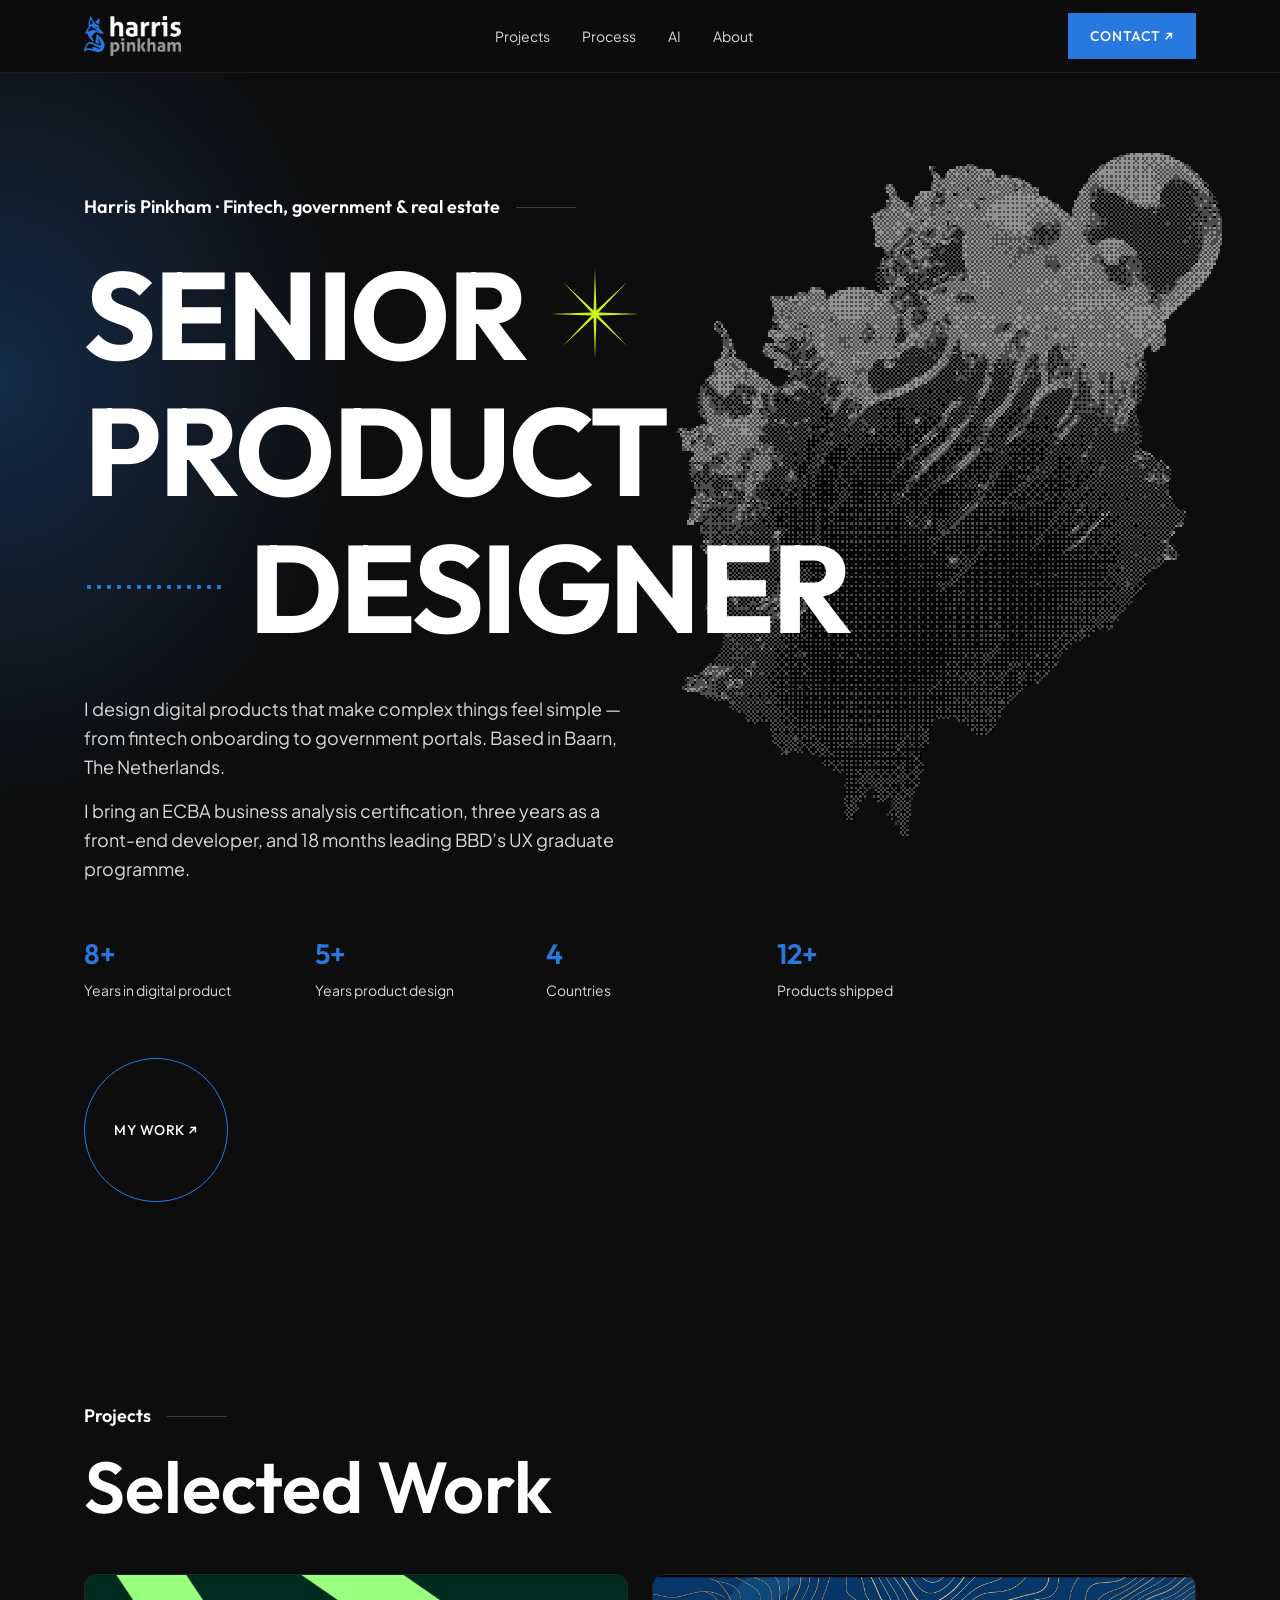
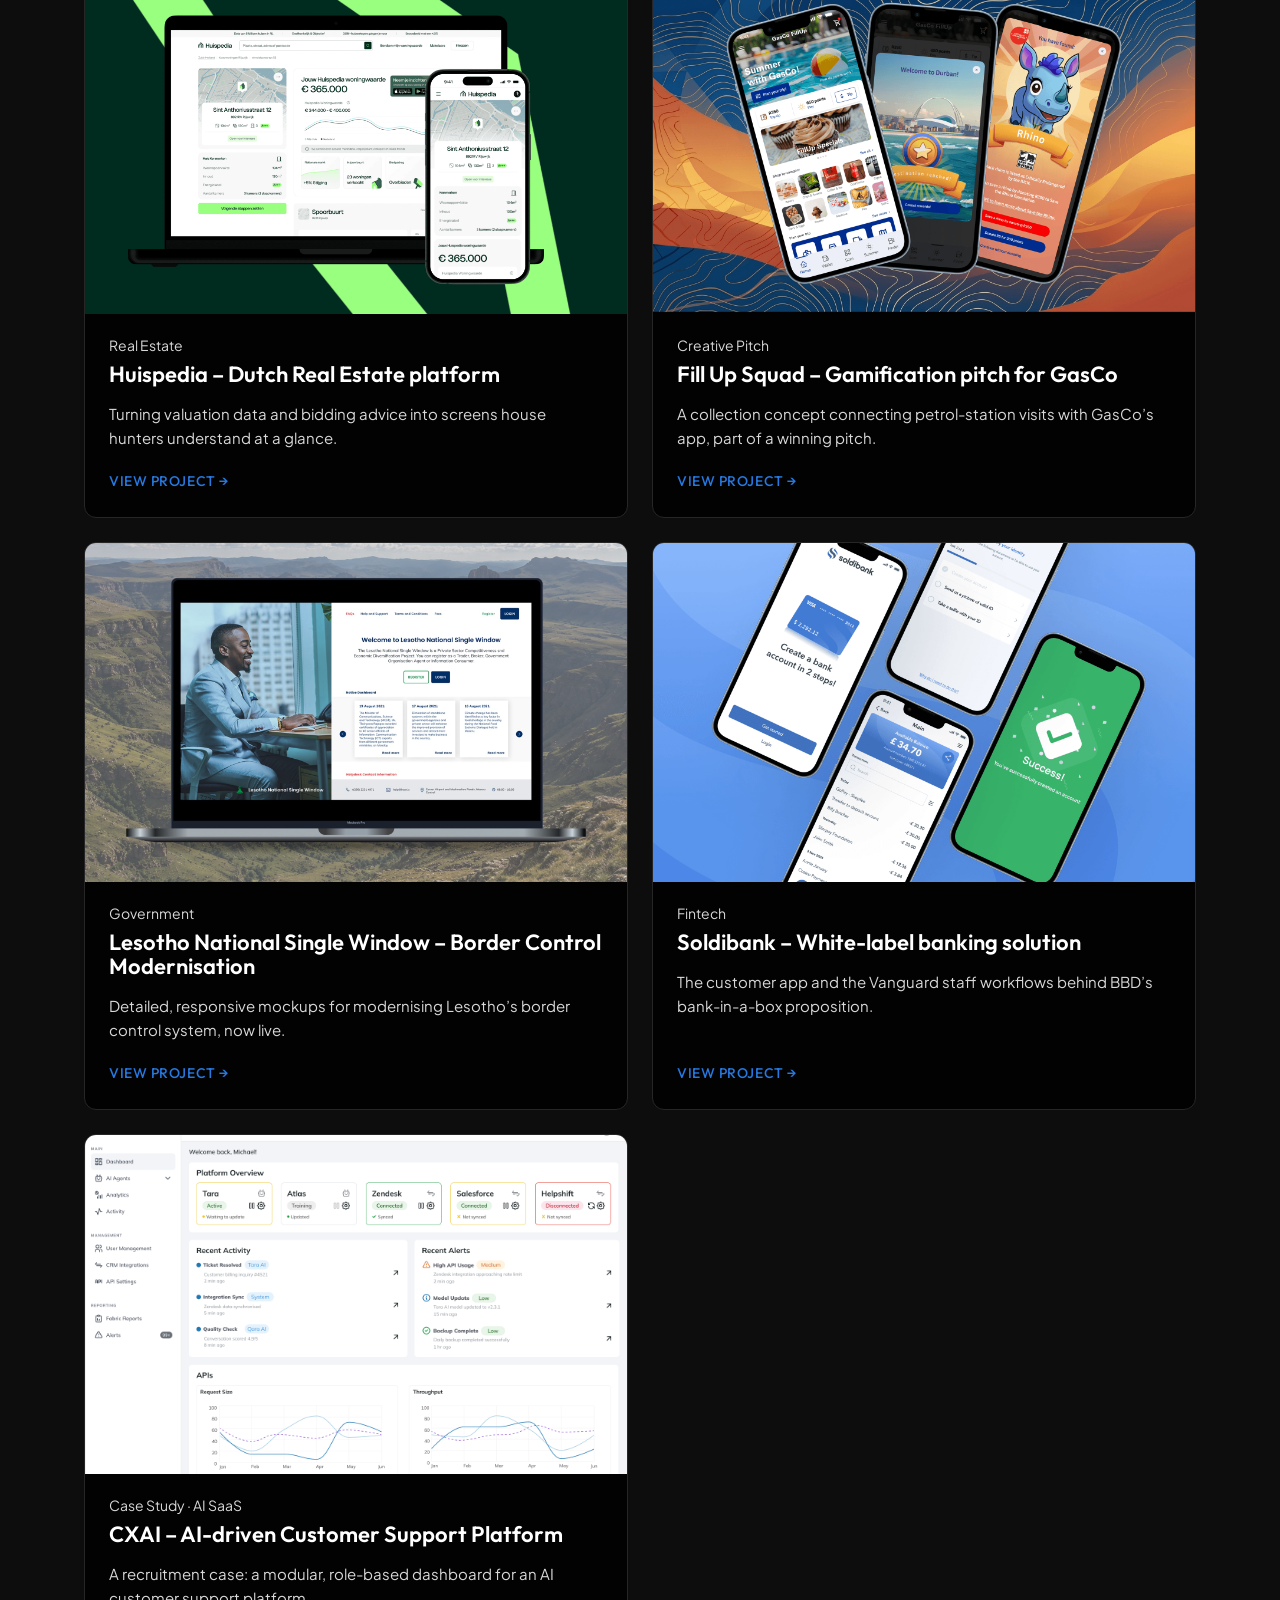
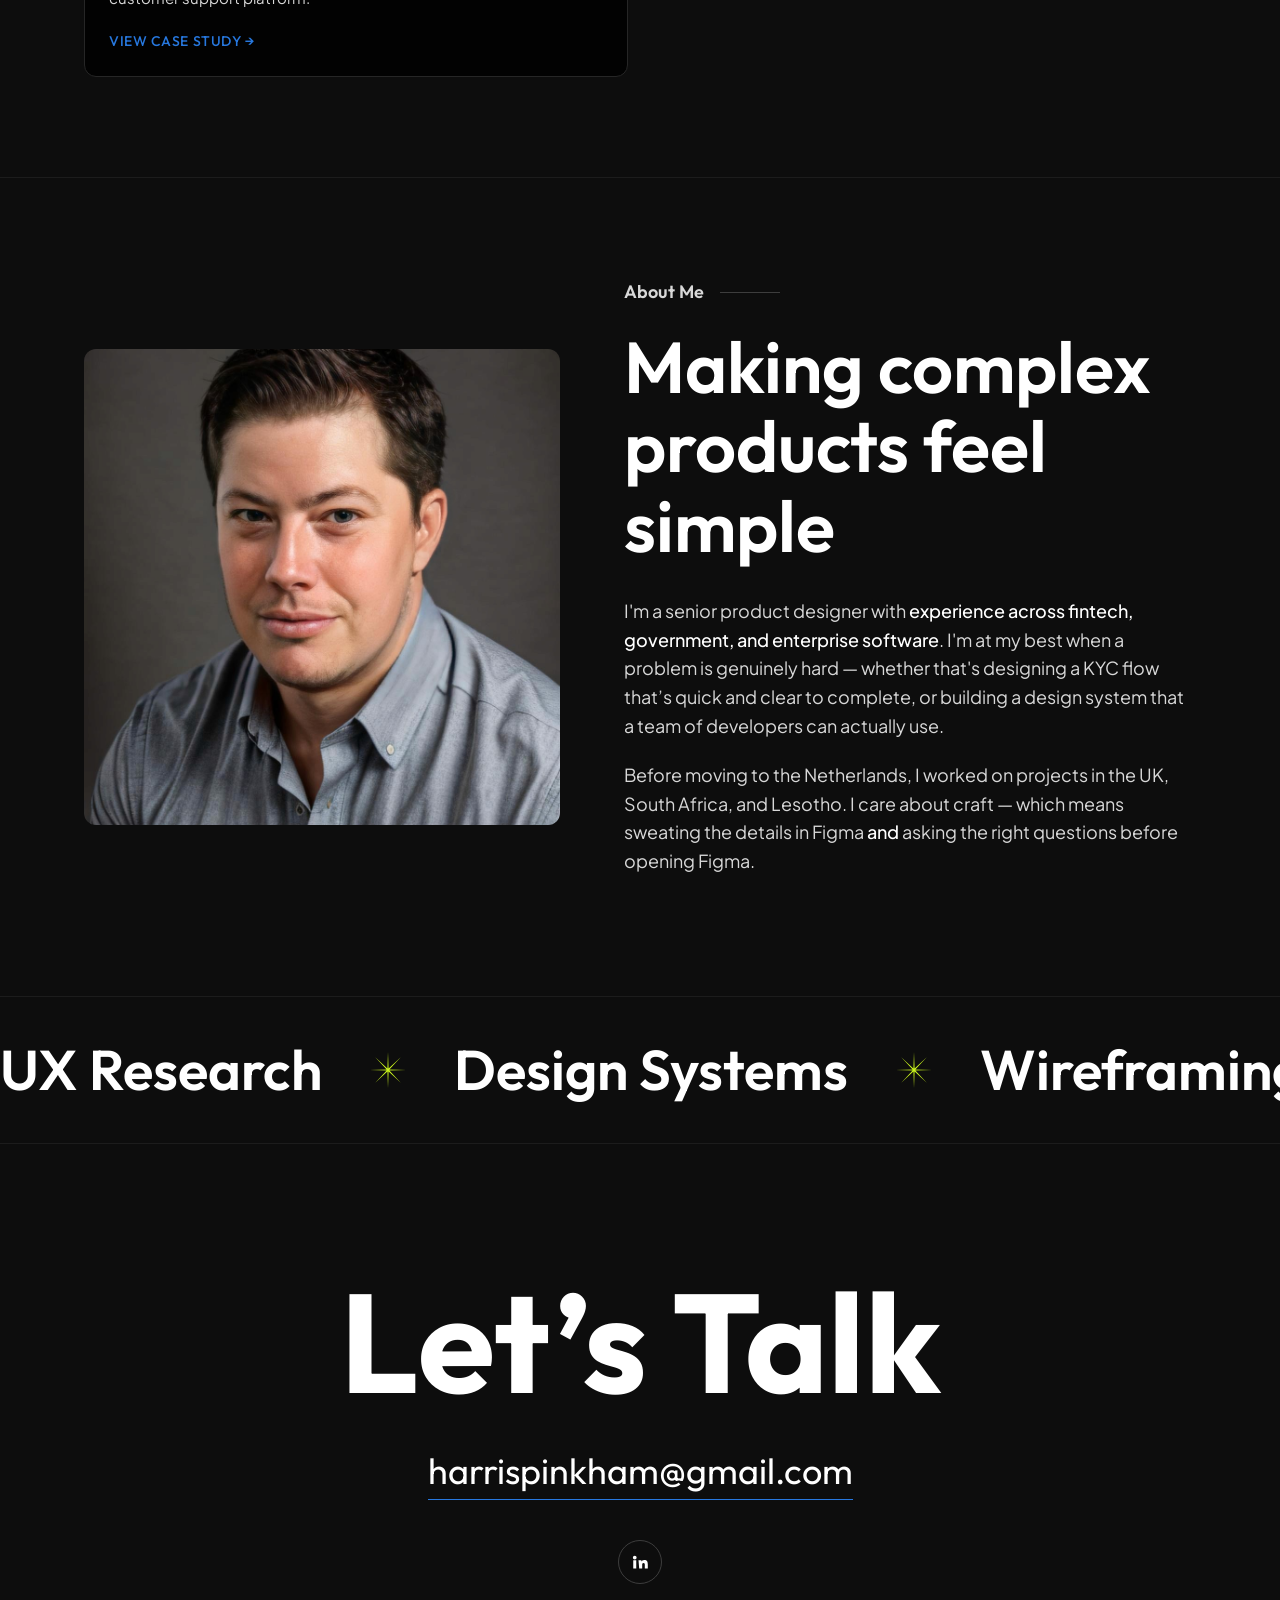
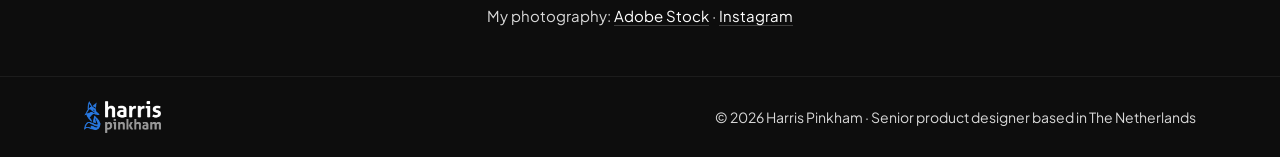
<file: index.html>
<!doctype html>
<html lang="en">
<head>
  <meta charset="utf-8">
  <meta name="viewport" content="width=device-width, initial-scale=1">
  <title>Harris Pinkham — Senior Product Designer</title>
  <meta name="description" content="Harris Pinkham is a senior product designer based in Baarn, The Netherlands, designing digital products that make complex things feel simple.">
  <link rel="canonical" href="https://harris-pinkham.onrender.com/">
  <!-- Link previews (LinkedIn, WhatsApp, Slack, X…) -->
  <meta property="og:type" content="website">
  <meta property="og:site_name" content="Harris Pinkham">
  <meta property="og:title" content="Harris Pinkham — Senior Product Designer">
  <meta property="og:description" content="Harris Pinkham is a senior product designer based in Baarn, The Netherlands, designing digital products that make complex things feel simple.">
  <meta property="og:url" content="https://harris-pinkham.onrender.com/">
  <meta property="og:image" content="https://harris-pinkham.onrender.com/assets/og-image.png">
  <meta property="og:image:width" content="1200">
  <meta property="og:image:height" content="630">
  <meta property="og:image:alt" content="Harris Pinkham, Senior Product Designer, based in Baarn, The Netherlands">
  <meta name="twitter:card" content="summary_large_image">
  <meta name="twitter:title" content="Harris Pinkham — Senior Product Designer">
  <meta name="twitter:description" content="Harris Pinkham is a senior product designer based in Baarn, The Netherlands, designing digital products that make complex things feel simple.">
  <meta name="twitter:image" content="https://harris-pinkham.onrender.com/assets/og-image.png">
  <link rel="icon" href="assets/favicon.png" type="image/png">
  <link rel="apple-touch-icon" href="assets/favicon.png">
  <link rel="preconnect" href="https://fonts.googleapis.com">
  <link rel="preconnect" href="https://fonts.gstatic.com" crossorigin>
  <link href="https://fonts.googleapis.com/css2?family=Outfit:wght@400;500;600;700&family=Plus+Jakarta+Sans:wght@400;500&display=swap" rel="stylesheet">
  <link rel="stylesheet" href="styles.css">
</head>
<body>

<header>
  <div class="wrap">
    <a class="logo" href="#top" aria-label="Harris Pinkham, home"><img src="assets/logo.png" alt="harris pinkham" width="497" height="206"></a>
    <nav class="site-nav" aria-label="Main">
      <a href="#work">Projects</a>
      <a href="process.html">Process</a>
      <a href="ai.html">AI</a>
      <a href="#about">About</a>
    </nav>
    <a class="btn" href="#contact">CONTACT ↗</a>
    <button class="menu-btn" type="button" popovertarget="menu" aria-label="Open menu"><span></span><span></span><span></span></button>
  </div>
</header>

<div id="menu" class="drawer" popover>
  <div class="drawer-handle" aria-hidden="true"></div>
  <button class="drawer-close" type="button" popovertarget="menu" popovertargetaction="hide" aria-label="Close menu">✕</button>
  <nav class="drawer-nav" aria-label="Menu">
        <a href="#work">Projects</a>
        <a href="process.html">Process</a>
        <a href="ai.html">AI</a>
        <a href="#about">About</a>
  </nav>
  <a class="btn" href="#contact">CONTACT ↗</a>
</div>

<main id="top">
  <section class="hero">
    <img class="hero-figure" src="assets/hero-image.png" alt="" width="250" height="306">
    <div class="wrap">
      <p class="eyebrow">Harris Pinkham · Fintech, government &amp; real estate</p>
      <h1>
        <span class="line">SENIOR <img class="star" src="assets/star.svg" alt=""></span>
        <span class="line">PRODUCT</span>
        <span class="line">DESIGNER</span>
      </h1>
      <p class="lead">I design digital products that make complex things feel simple — from fintech onboarding to government portals. Based in Baarn, The Netherlands.</p>
      <p class="lead lead-extra">I bring an ECBA business analysis certification, three years as a front-end developer, and 18 months leading BBD’s UX graduate programme.</p>
      <div class="stats">
        <div><strong>8+</strong><span>Years in digital product</span></div>
        <div><strong>5+</strong><span>Years product design</span></div>
        <div><strong>4</strong><span>Countries</span></div>
        <div><strong>12+</strong><span>Products shipped</span></div>
      </div>
      <a class="circle-link" href="#work">MY WORK ↗</a>
    </div>
  </section>

  <section class="work" id="work">
    <div class="wrap">
      <p class="eyebrow">Projects</p>
      <h2 class="section-title">Selected Work</h2>
      <div class="projects">
        <a class="project-card" href="projects/huispedia.html">
          <img src="assets/huispedia.png" alt="Huispedia property valuation screens on laptop and phone" width="2048" height="1328" loading="lazy">
          <div class="card-body">
            <p class="tag">Real Estate</p>
            <h3>Huispedia – Dutch Real Estate platform</h3>
            <p class="card-text">Turning valuation data and bidding advice into screens house hunters understand at a glance.</p>
            <span class="view">VIEW PROJECT →</span>
          </div>
        </a>
        <a class="project-card" href="projects/fill-up-squad.html">
          <img src="assets/fillup-squad.png" alt="Three phone screens from the Fill Up Squad fuel rewards app" width="2048" height="1150" loading="lazy">
          <div class="card-body">
            <p class="tag">Creative Pitch</p>
            <h3>Fill Up Squad – Gamification pitch for GasCo</h3>
            <p class="card-text">A collection concept connecting petrol-station visits with GasCo’s app, part of a winning pitch.</p>
            <span class="view">VIEW PROJECT →</span>
          </div>
        </a>
        <a class="project-card" href="projects/national-single-window.html">
          <img src="assets/single-window.jpg" alt="Lesotho National Single Window portal on a laptop" width="2048" height="1149" loading="lazy">
          <div class="card-body">
            <p class="tag">Government</p>
            <h3>Lesotho National Single Window – Border Control Modernisation</h3>
            <p class="card-text">Detailed, responsive mockups for modernising Lesotho’s border control system, now live.</p>
            <span class="view">VIEW PROJECT →</span>
          </div>
        </a>
        <a class="project-card" href="projects/soldibank.html">
          <img src="assets/soldibank.png" alt="Soldibank mobile banking app screens" width="2048" height="1150" loading="lazy">
          <div class="card-body">
            <p class="tag">Fintech</p>
            <h3>Soldibank – White-label banking solution</h3>
            <p class="card-text">The customer app and the Vanguard staff workflows behind BBD’s bank-in-a-box proposition.</p>
            <span class="view">VIEW PROJECT →</span>
          </div>
        </a>
        <a class="project-card" href="projects/cxai.html">
          <img src="projects/cxai/cxai-card.webp" alt="CXAI dashboard with platform overview, recent activity and alerts" width="1440" height="1024" loading="lazy">
          <div class="card-body">
            <p class="tag">Case Study · AI SaaS</p>
            <h3>CXAI – AI-driven Customer Support Platform</h3>
            <p class="card-text">A recruitment case: a modular, role-based dashboard for an AI customer support platform.</p>
            <span class="view">VIEW CASE STUDY →</span>
          </div>
        </a>
      </div>
    </div>
  </section>

  <section class="about" id="about">
    <div class="wrap about-grid">
      <img class="about-photo" src="assets/about.jpg" alt="Portrait of Harris Pinkham" width="1024" height="1427" loading="lazy">
      <div>
        <p class="eyebrow">About Me</p>
        <h2 class="section-title">Making complex products feel simple</h2>
        <p>I'm a senior product designer with <strong>experience across fintech, government, and enterprise software</strong>. I'm at my best when a problem is genuinely hard — whether that's designing a KYC flow that’s quick and clear to complete, or building a design system that a team of developers can actually use.</p>
        <p>Before moving to the Netherlands, I worked on projects in the UK, South Africa, and Lesotho. I care about craft — which means sweating the details in Figma <strong>and</strong> asking the right questions before opening Figma.</p>
      </div>
    </div>
  </section>

  <div class="ticker" aria-hidden="true">
    <div class="ticker-track">
      <span>UX Research</span><span>Design Systems</span><span>Wireframing &amp; Prototyping</span><span>Usability Testing</span><span>Business Analysis (ECBA)</span><span>Front-end (React/TypeScript)</span>
      <span>UX Research</span><span>Design Systems</span><span>Wireframing &amp; Prototyping</span><span>Usability Testing</span><span>Business Analysis (ECBA)</span><span>Front-end (React/TypeScript)</span>
    </div>
  </div>

  <section class="contact" id="contact">
    <div class="wrap">
      <h2 class="big">Let’s Talk</h2>
      <a class="email" href="mailto:harrispinkham@gmail.com">harrispinkham@gmail.com</a>
      <div class="socials">
        <a href="https://www.linkedin.com/in/harrispinkham/" aria-label="LinkedIn"><svg viewBox="0 0 24 24"><path d="M4.98 3.5a2.5 2.5 0 1 1 0 5 2.5 2.5 0 0 1 0-5zM3 9.75h4v11H3zm7 0h3.8v1.5h.06c.53-1 1.83-2.06 3.77-2.06 4.03 0 4.77 2.65 4.77 6.1v5.46h-4v-4.84c0-1.16-.02-2.64-1.61-2.64-1.61 0-1.86 1.26-1.86 2.56v4.92h-4z"/></svg></a>
      </div>
      <p class="photo-links">My photography: <a href="https://stock.adobe.com/nl/contributor/207331564/Harris%20Pinkham">Adobe Stock</a> · <a href="https://www.instagram.com/indiaskapie">Instagram</a></p>
    </div>
  </section>
</main>

<footer>
  <div class="wrap">
    <img src="assets/logo.png" alt="harris pinkham" width="497" height="206">
    <p>© 2026 Harris Pinkham · Senior product designer based in The Netherlands</p>
  </div>
</footer>

<script src="menu.js" defer></script>
</body>
</html>
</file>
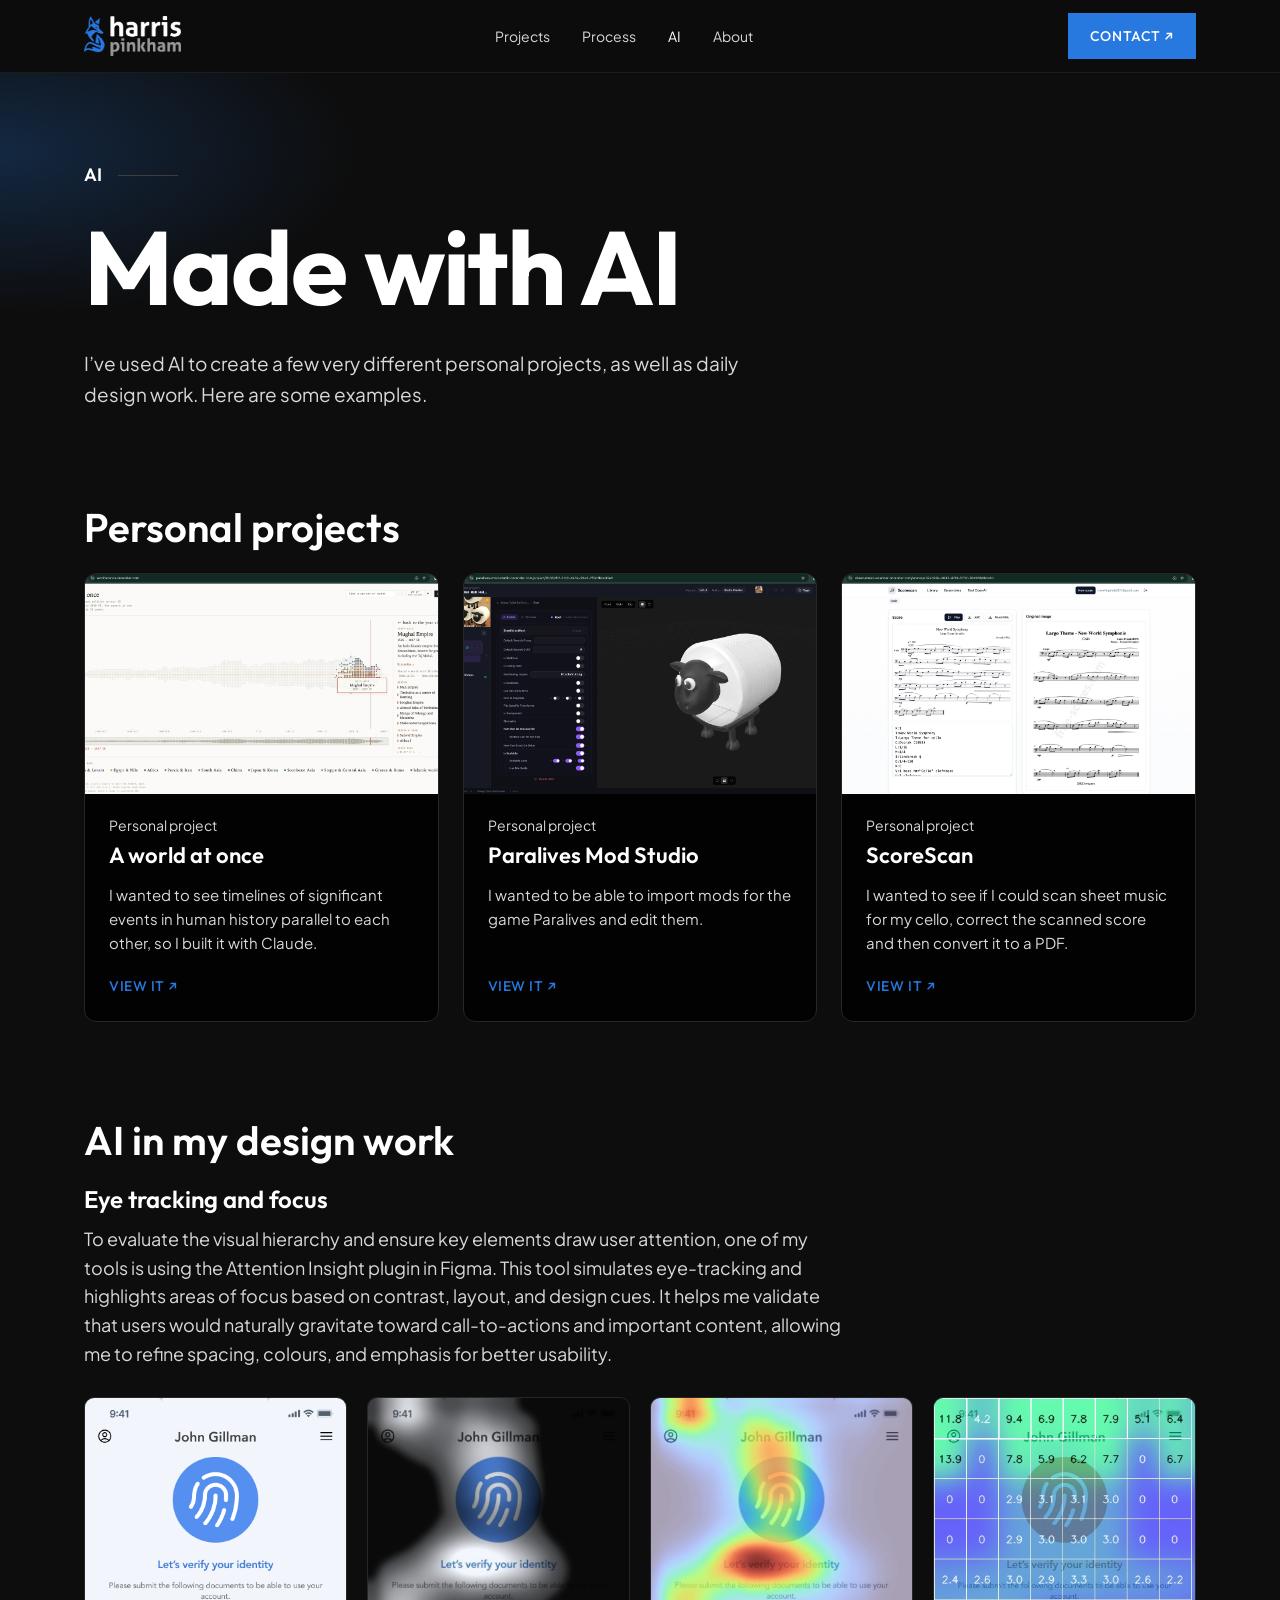
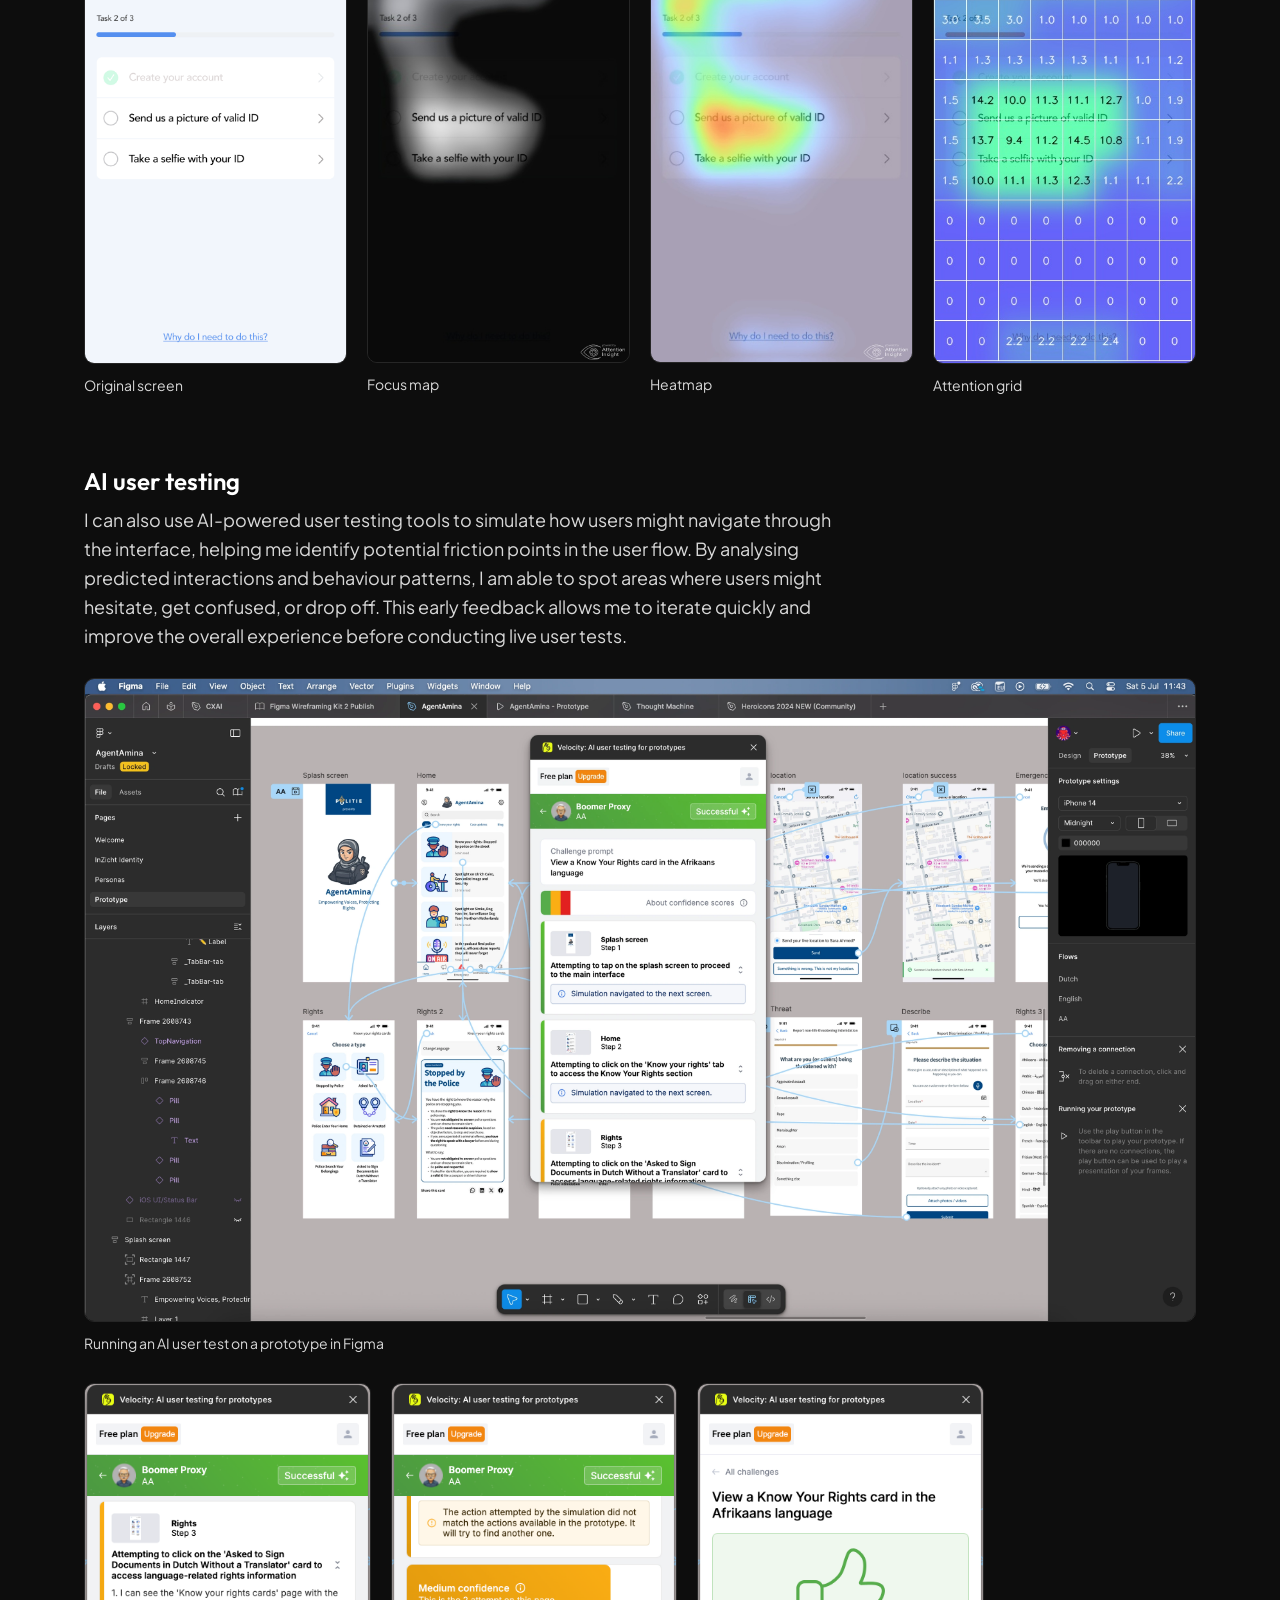
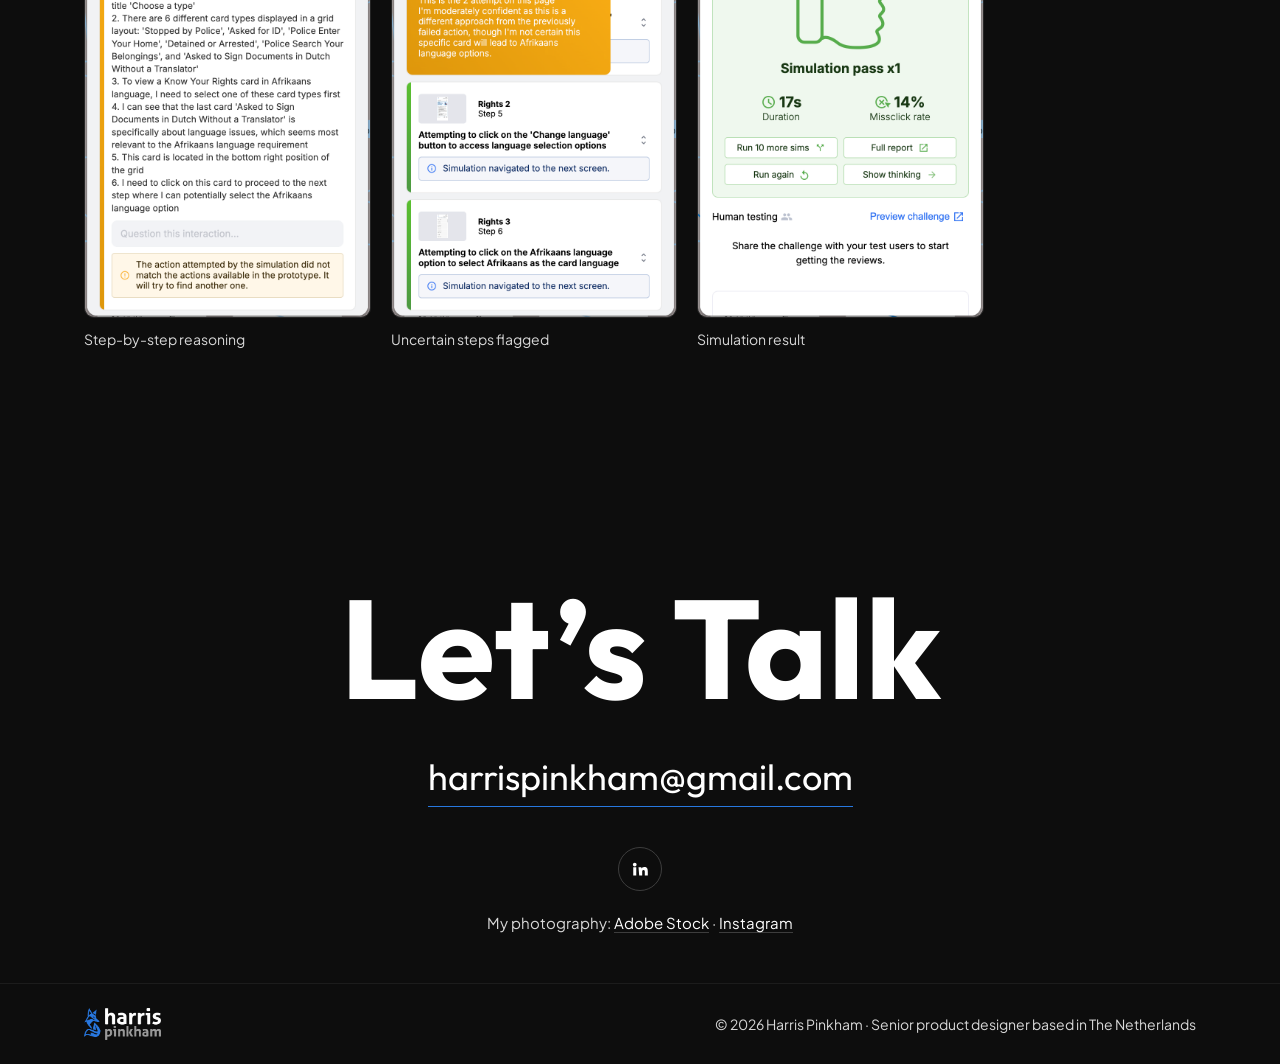
<file: ai.html>
<!doctype html>
<html lang="en">
<head>
  <meta charset="utf-8">
  <meta name="viewport" content="width=device-width, initial-scale=1">
  <title>Made with AI — Harris Pinkham</title>
  <meta name="description" content="How Harris Pinkham uses AI as a product designer.">
  <link rel="canonical" href="https://harris-pinkham.onrender.com/ai.html">
  <!-- Link previews (LinkedIn, WhatsApp, Slack, X…) -->
  <meta property="og:type" content="website">
  <meta property="og:site_name" content="Harris Pinkham">
  <meta property="og:title" content="Made with AI — Harris Pinkham">
  <meta property="og:description" content="How Harris Pinkham uses AI as a product designer.">
  <meta property="og:url" content="https://harris-pinkham.onrender.com/ai.html">
  <meta property="og:image" content="https://harris-pinkham.onrender.com/assets/og-image.png">
  <meta property="og:image:width" content="1200">
  <meta property="og:image:height" content="630">
  <meta property="og:image:alt" content="Harris Pinkham, Senior Product Designer, based in Baarn, The Netherlands">
  <meta name="twitter:card" content="summary_large_image">
  <meta name="twitter:title" content="Made with AI — Harris Pinkham">
  <meta name="twitter:description" content="How Harris Pinkham uses AI as a product designer.">
  <meta name="twitter:image" content="https://harris-pinkham.onrender.com/assets/og-image.png">
  <link rel="icon" href="assets/favicon.png" type="image/png">
  <link rel="apple-touch-icon" href="assets/favicon.png">
  <link rel="preconnect" href="https://fonts.googleapis.com">
  <link rel="preconnect" href="https://fonts.gstatic.com" crossorigin>
  <link href="https://fonts.googleapis.com/css2?family=Outfit:wght@400;500;600;700&family=Plus+Jakarta+Sans:wght@400;500&display=swap" rel="stylesheet">
  <link rel="stylesheet" href="styles.css">
</head>
<body>

<header>
  <div class="wrap">
    <a class="logo" href="index.html" aria-label="Harris Pinkham, home"><img src="assets/logo.png" alt="harris pinkham" width="497" height="206"></a>
    <nav class="site-nav" aria-label="Main">
      <a href="index.html#work">Projects</a>
      <a href="process.html">Process</a>
      <a href="ai.html" aria-current="page">AI</a>
      <a href="index.html#about">About</a>
    </nav>
    <a class="btn" href="#contact">CONTACT ↗</a>
    <button class="menu-btn" type="button" popovertarget="menu" aria-label="Open menu"><span></span><span></span><span></span></button>
  </div>
</header>

<div id="menu" class="drawer" popover>
  <div class="drawer-handle" aria-hidden="true"></div>
  <button class="drawer-close" type="button" popovertarget="menu" popovertargetaction="hide" aria-label="Close menu">✕</button>
  <nav class="drawer-nav" aria-label="Menu">
        <a href="index.html#work">Projects</a>
        <a href="process.html">Process</a>
        <a href="ai.html" aria-current="page">AI</a>
        <a href="index.html#about">About</a>
  </nav>
  <a class="btn" href="#contact">CONTACT ↗</a>
</div>

<main>
  <section class="page-hero">
    <div class="wrap">
      <p class="eyebrow">AI</p>
      <h1>Made with AI</h1>
      <p class="lead">I’ve used AI to create a few very different personal projects, as well as daily design work. Here are some examples.</p>
    </div>
  </section>

  <section class="content-section">
    <div class="wrap">
      <h2 class="sub">Personal projects</h2>
      <div class="projects three">
        <a class="project-card" href="https://worldatonce.onrender.com/" target="_blank" rel="noopener">
          <img src="assets/ai/world-at-once-1.webp" alt="Timeline of 220 lives, events and polities across 13 regions, with the Mughal Empire selected" loading="lazy">
          <div class="card-body">
            <p class="tag">Personal project</p>
            <h3>A world at once</h3>
            <p class="card-text">I wanted to see timelines of significant events in human history parallel to each other, so I built it with Claude.</p>
            <span class="view">VIEW IT ↗</span>
          </div>
        </a>
        <a class="project-card" href="https://paralives-mod-studio.onrender.com/" target="_blank" rel="noopener">
          <img src="assets/ai/mod-studio-1.webp" alt="Mod editor with a 3D preview of a sheep toilet-roll holder and its item settings" loading="lazy">
          <div class="card-body">
            <p class="tag">Personal project</p>
            <h3>Paralives Mod Studio</h3>
            <p class="card-text">I wanted to be able to import mods for the game Paralives and edit them.</p>
            <span class="view">VIEW IT ↗</span>
          </div>
        </a>
        <a class="project-card" href="https://sheet-music-scanner.onrender.com/" target="_blank" rel="noopener">
          <img src="assets/ai/scorescan-1.webp" alt="Scanned cello score next to the original sheet music image" loading="lazy">
          <div class="card-body">
            <p class="tag">Personal project</p>
            <h3>ScoreScan</h3>
            <p class="card-text">I wanted to see if I could scan sheet music for my cello, correct the scanned score and then convert it to a PDF.</p>
            <span class="view">VIEW IT ↗</span>
          </div>
        </a>
      </div>
      <article class="ai-project">
        <h2 class="sub">AI in my design work</h2>
        <div class="ai-method">
          <h3>Eye tracking and focus</h3>
          <p>To evaluate the visual hierarchy and ensure key elements draw user attention, one of my tools is using the Attention Insight plugin in Figma. This tool simulates eye-tracking and highlights areas of focus based on contrast, layout, and design cues. It helps me validate that users would naturally gravitate toward call-to-actions and important content, allowing me to refine spacing, colours, and emphasis for better usability.</p>
          <div class="gallery four">
          <figure><img src="assets/ai/eye-tracking-1.webp" alt="Soldibank identity verification screen" loading="lazy"><figcaption>Original screen</figcaption></figure>
          <figure><img src="assets/ai/eye-tracking-2.webp" alt="Focus map of the same screen, with unseen areas darkened" loading="lazy"><figcaption>Focus map</figcaption></figure>
          <figure><img src="assets/ai/eye-tracking-3.webp" alt="Heatmap of predicted attention on the same screen" loading="lazy"><figcaption>Heatmap</figcaption></figure>
          <figure><img src="assets/ai/eye-tracking-4.webp" alt="Grid of attention percentages across the same screen" loading="lazy"><figcaption>Attention grid</figcaption></figure>
          </div>
        </div>
        <div class="ai-method">
          <h3>AI user testing</h3>
          <p>I can also use AI-powered user testing tools to simulate how users might navigate through the interface, helping me identify potential friction points in the user flow. By analysing predicted interactions and behaviour patterns, I am able to spot areas where users might hesitate, get confused, or drop off. This early feedback allows me to iterate quickly and improve the overall experience before conducting live user tests.</p>
          <figure class="wide"><img src="assets/ai/ai-testing-1.webp" alt="Velocity AI user testing plugin running on a prototype in Figma" loading="lazy"><figcaption>Running an AI user test on a prototype in Figma</figcaption></figure>
          <div class="gallery three">
          <figure><img src="assets/ai/ai-testing-2.webp" alt="Velocity plugin explaining each simulated step" loading="lazy"><figcaption>Step-by-step reasoning</figcaption></figure>
          <figure><img src="assets/ai/ai-testing-3.webp" alt="Velocity plugin flagging a step with medium confidence" loading="lazy"><figcaption>Uncertain steps flagged</figcaption></figure>
          <figure><img src="assets/ai/ai-testing-4.webp" alt="Velocity plugin reporting a successful simulation with duration and misclick rate" loading="lazy"><figcaption>Simulation result</figcaption></figure>
          </div>
        </div>
      </article>
    </div>
  </section>

  <section class="contact" id="contact">
    <div class="wrap">
      <h2 class="big">Let’s Talk</h2>
      <a class="email" href="mailto:harrispinkham@gmail.com">harrispinkham@gmail.com</a>
      <div class="socials">
        <a href="https://www.linkedin.com/in/harrispinkham/" aria-label="LinkedIn"><svg viewBox="0 0 24 24"><path d="M4.98 3.5a2.5 2.5 0 1 1 0 5 2.5 2.5 0 0 1 0-5zM3 9.75h4v11H3zm7 0h3.8v1.5h.06c.53-1 1.83-2.06 3.77-2.06 4.03 0 4.77 2.65 4.77 6.1v5.46h-4v-4.84c0-1.16-.02-2.64-1.61-2.64-1.61 0-1.86 1.26-1.86 2.56v4.92h-4z"/></svg></a>
      </div>
      <p class="photo-links">My photography: <a href="https://stock.adobe.com/nl/contributor/207331564/Harris%20Pinkham">Adobe Stock</a> · <a href="https://www.instagram.com/indiaskapie">Instagram</a></p>
    </div>
  </section>
</main>

<footer>
  <div class="wrap">
    <img src="assets/logo.png" alt="harris pinkham" width="497" height="206">
    <p>© 2026 Harris Pinkham · Senior product designer based in The Netherlands</p>
  </div>
</footer>

<script src="menu.js" defer></script>
</body>
</html>
</file>
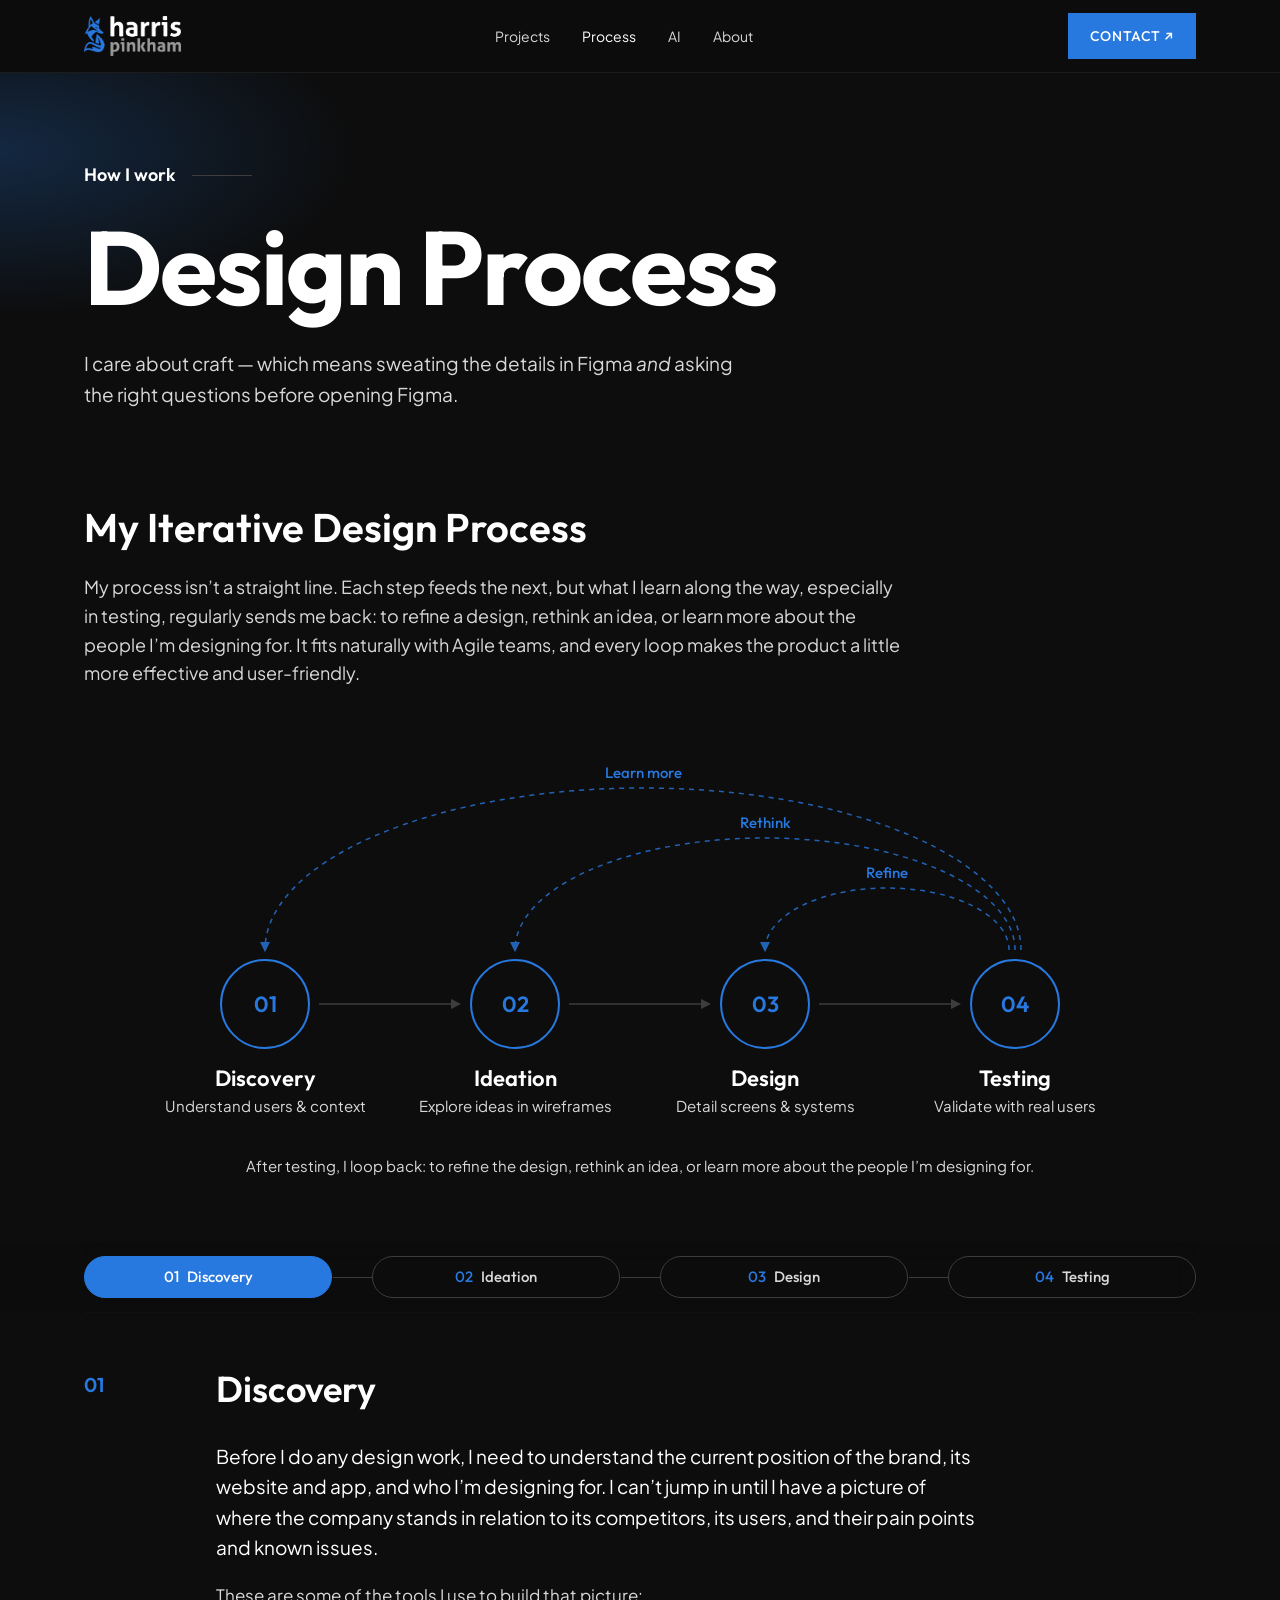
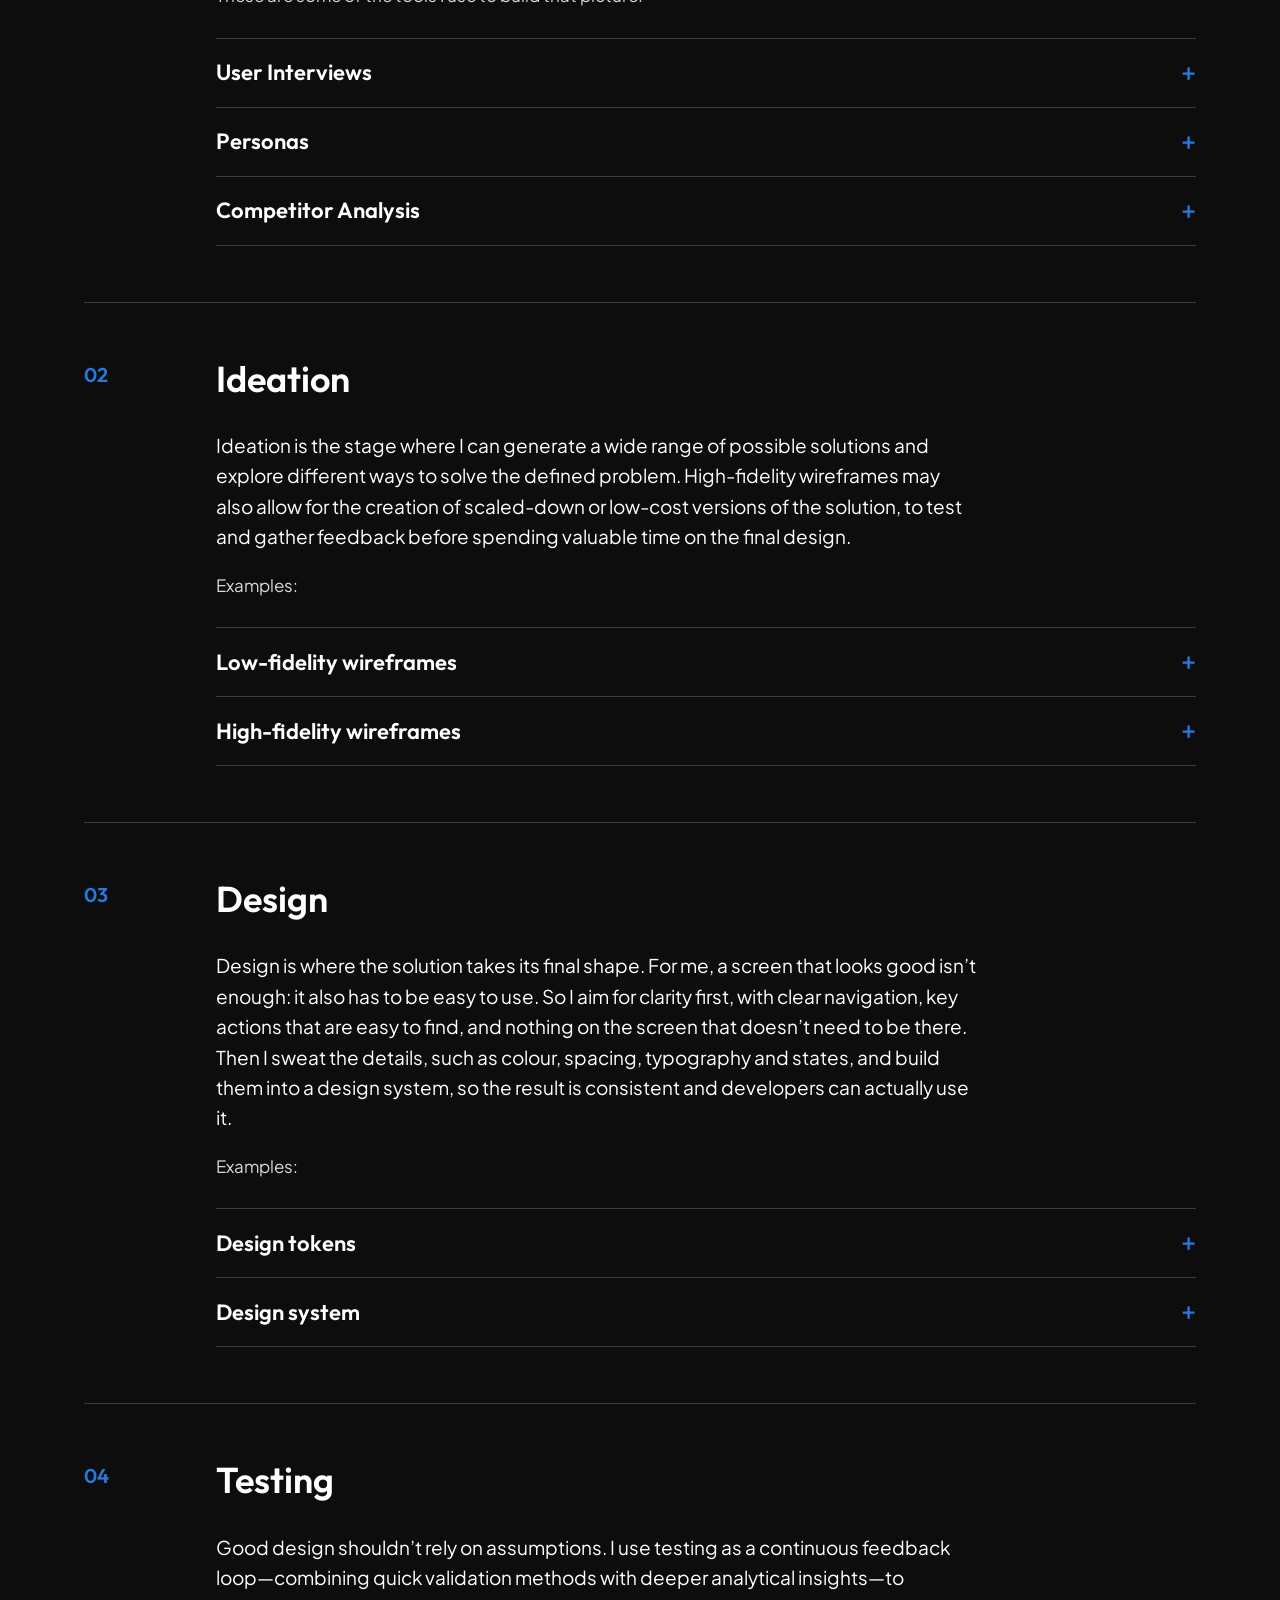
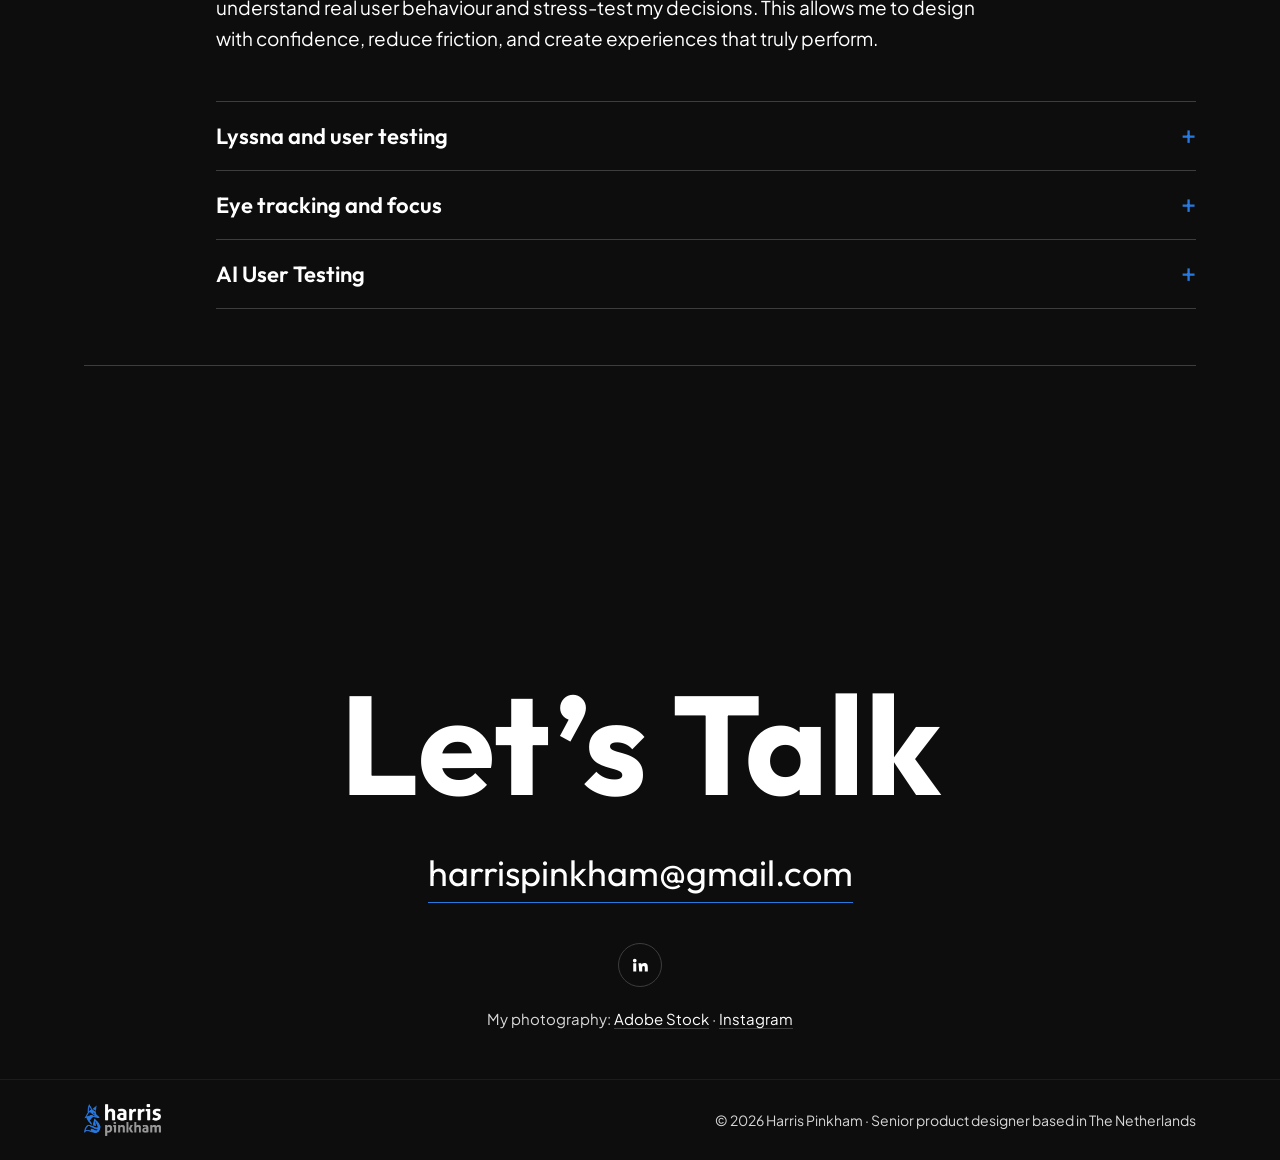
<file: process.html>
<!doctype html>
<html lang="en">
<head>
  <meta charset="utf-8">
  <meta name="viewport" content="width=device-width, initial-scale=1">
  <title>Design Process — Harris Pinkham</title>
  <meta name="description" content="How Harris Pinkham approaches UX/UI design: an iterative process of discovery, ideation, design and testing.">
  <link rel="canonical" href="https://harris-pinkham.onrender.com/process.html">
  <!-- Link previews (LinkedIn, WhatsApp, Slack, X…) -->
  <meta property="og:type" content="website">
  <meta property="og:site_name" content="Harris Pinkham">
  <meta property="og:title" content="Design Process — Harris Pinkham">
  <meta property="og:description" content="How Harris Pinkham approaches UX/UI design: an iterative process of discovery, ideation, design and testing.">
  <meta property="og:url" content="https://harris-pinkham.onrender.com/process.html">
  <meta property="og:image" content="https://harris-pinkham.onrender.com/assets/og-image.png">
  <meta property="og:image:width" content="1200">
  <meta property="og:image:height" content="630">
  <meta property="og:image:alt" content="Harris Pinkham, Senior Product Designer, based in Baarn, The Netherlands">
  <meta name="twitter:card" content="summary_large_image">
  <meta name="twitter:title" content="Design Process — Harris Pinkham">
  <meta name="twitter:description" content="How Harris Pinkham approaches UX/UI design: an iterative process of discovery, ideation, design and testing.">
  <meta name="twitter:image" content="https://harris-pinkham.onrender.com/assets/og-image.png">
  <link rel="icon" href="assets/favicon.png" type="image/png">
  <link rel="apple-touch-icon" href="assets/favicon.png">
  <link rel="preconnect" href="https://fonts.googleapis.com">
  <link rel="preconnect" href="https://fonts.gstatic.com" crossorigin>
  <link href="https://fonts.googleapis.com/css2?family=Outfit:wght@400;500;600;700&family=Plus+Jakarta+Sans:wght@400;500&display=swap" rel="stylesheet">
  <link rel="stylesheet" href="styles.css">
</head>
<body>

<header>
  <div class="wrap">
    <a class="logo" href="index.html" aria-label="Harris Pinkham, home"><img src="assets/logo.png" alt="harris pinkham" width="497" height="206"></a>
    <nav class="site-nav" aria-label="Main">
      <a href="index.html#work">Projects</a>
      <a href="process.html" aria-current="page">Process</a>
      <a href="ai.html">AI</a>
      <a href="index.html#about">About</a>
    </nav>
    <a class="btn" href="#contact">CONTACT ↗</a>
    <button class="menu-btn" type="button" popovertarget="menu" aria-label="Open menu"><span></span><span></span><span></span></button>
  </div>
</header>

<div id="menu" class="drawer" popover>
  <div class="drawer-handle" aria-hidden="true"></div>
  <button class="drawer-close" type="button" popovertarget="menu" popovertargetaction="hide" aria-label="Close menu">✕</button>
  <nav class="drawer-nav" aria-label="Menu">
        <a href="index.html#work">Projects</a>
        <a href="process.html" aria-current="page">Process</a>
        <a href="ai.html">AI</a>
        <a href="index.html#about">About</a>
  </nav>
  <a class="btn" href="#contact">CONTACT ↗</a>
</div>

<main>
  <section class="page-hero">
    <div class="wrap">
      <p class="eyebrow">How I work</p>
      <h1>Design Process</h1>
      <p class="lead">I care about craft — which means sweating the details in Figma <em>and</em> asking the right questions before opening Figma.</p>
    </div>
  </section>

  <section class="content-section">
    <div class="wrap">
      <h2 class="sub">My Iterative Design Process</h2>
      <p class="intro-text">My process isn’t a straight line. Each step feeds the next, but what I learn along the way, especially in testing, regularly sends me back: to refine a design, rethink an idea, or learn more about the people I’m designing for. It fits naturally with Agile teams, and every loop makes the product a little more effective and user-friendly.</p>
      <figure class="cycle">
        <svg class="cycle-wide" viewBox="0 0 1000 390" role="img" aria-labelledby="cycle-title">
          <title id="cycle-title">My design process: Discovery, Ideation, Design and Testing, with arrows looping back from Testing to each earlier step</title>
          <defs>
            <marker id="arrow-fwd" viewBox="0 0 10 10" refX="8" refY="5" markerWidth="7" markerHeight="7" orient="auto"><path class="cy-head-fwd" d="M0 0L10 5L0 10z"/></marker>
            <marker id="arrow-back" viewBox="0 0 10 10" refX="8" refY="5" markerWidth="7" markerHeight="7" orient="auto"><path class="cy-head-back" d="M0 0L10 5L0 10z"/></marker>
          </defs>
          <path class="cy-loop" d="M869 206 A122.0 62 0 0 0 625 206" marker-end="url(#arrow-back)"/>
          <text class="cy-loop-label" x="747.0" y="134">Refine</text>
          <path class="cy-loop" d="M875 206 A250.0 112 0 0 0 375 206" marker-end="url(#arrow-back)"/>
          <text class="cy-loop-label" x="625.0" y="84">Rethink</text>
          <path class="cy-loop" d="M881 206 A378.0 162 0 0 0 125 206" marker-end="url(#arrow-back)"/>
          <text class="cy-loop-label" x="503.0" y="34">Learn more</text>
          <path class="cy-fwd" d="M179 260 H319" marker-end="url(#arrow-fwd)"/>
          <path class="cy-fwd" d="M429 260 H569" marker-end="url(#arrow-fwd)"/>
          <path class="cy-fwd" d="M679 260 H819" marker-end="url(#arrow-fwd)"/>
          <circle class="cy-node" cx="125" cy="260" r="44"/>
          <text class="cy-no" x="125" y="268">01</text>
          <text class="cy-name" x="125" y="342">Discovery</text>
          <text class="cy-desc" x="125" y="368">Understand users &amp; context</text>
          <circle class="cy-node" cx="375" cy="260" r="44"/>
          <text class="cy-no" x="375" y="268">02</text>
          <text class="cy-name" x="375" y="342">Ideation</text>
          <text class="cy-desc" x="375" y="368">Explore ideas in wireframes</text>
          <circle class="cy-node" cx="625" cy="260" r="44"/>
          <text class="cy-no" x="625" y="268">03</text>
          <text class="cy-name" x="625" y="342">Design</text>
          <text class="cy-desc" x="625" y="368">Detail screens &amp; systems</text>
          <circle class="cy-node" cx="875" cy="260" r="44"/>
          <text class="cy-no" x="875" y="268">04</text>
          <text class="cy-name" x="875" y="342">Testing</text>
          <text class="cy-desc" x="875" y="368">Validate with real users</text>
        </svg>
        <svg class="cycle-tall" viewBox="0 0 380 540" aria-hidden="true">
          <defs>
            <marker id="arrow-fwd-tall" viewBox="0 0 10 10" refX="8" refY="5" markerWidth="7" markerHeight="7" orient="auto"><path class="cy-head-fwd" d="M0 0L10 5L0 10z"/></marker>
            <marker id="arrow-back-tall" viewBox="0 0 10 10" refX="8" refY="5" markerWidth="7" markerHeight="7" orient="auto"><path class="cy-head-back" d="M0 0L10 5L0 10z"/></marker>
          </defs>
          <path class="cy-loop" d="M70 470 A24 67.0 0 0 1 70 336" marker-end="url(#arrow-back-tall)"/>
          <path class="cy-loop" d="M70 476 A44 140.0 0 0 1 70 196" marker-end="url(#arrow-back-tall)"/>
          <path class="cy-loop" d="M70 482 A64 213.0 0 0 1 70 56" marker-end="url(#arrow-back-tall)"/>
          <path class="cy-fwd" d="M112 98 V152" marker-end="url(#arrow-fwd-tall)"/>
          <path class="cy-fwd" d="M112 238 V292" marker-end="url(#arrow-fwd-tall)"/>
          <path class="cy-fwd" d="M112 378 V432" marker-end="url(#arrow-fwd-tall)"/>
          <circle class="cy-node" cx="112" cy="56" r="34"/>
          <text class="cy-no" x="112" y="63">01</text>
          <text class="cy-name cy-left" x="164" y="54">Discovery</text>
          <text class="cy-desc cy-left" x="164" y="78">Understand users &amp; context</text>
          <circle class="cy-node" cx="112" cy="196" r="34"/>
          <text class="cy-no" x="112" y="203">02</text>
          <text class="cy-name cy-left" x="164" y="194">Ideation</text>
          <text class="cy-desc cy-left" x="164" y="218">Explore ideas in wireframes</text>
          <circle class="cy-node" cx="112" cy="336" r="34"/>
          <text class="cy-no" x="112" y="343">03</text>
          <text class="cy-name cy-left" x="164" y="334">Design</text>
          <text class="cy-desc cy-left" x="164" y="358">Detail screens &amp; systems</text>
          <circle class="cy-node" cx="112" cy="476" r="34"/>
          <text class="cy-no" x="112" y="483">04</text>
          <text class="cy-name cy-left" x="164" y="474">Testing</text>
          <text class="cy-desc cy-left" x="164" y="498">Validate with real users</text>
        </svg>
        <figcaption>After testing, I loop back: to refine the design, rethink an idea, or learn more about the people I’m designing for.</figcaption>
      </figure>
      <nav class="step-bar" aria-label="Process steps">
        <a href="#discovery"><span class="step-no">01</span><span class="step-name">Discovery</span></a>
        <a href="#ideation"><span class="step-no">02</span><span class="step-name">Ideation</span></a>
        <a href="#design"><span class="step-no">03</span><span class="step-name">Design</span></a>
        <a href="#testing"><span class="step-no">04</span><span class="step-name">Testing</span></a>
      </nav>
      <ol class="steps">
        <li id="discovery">
          <span class="step-num">01</span>
          <h3>Discovery</h3>
          <div class="step-items">
            <p class="step-intro">Before I do any design work, I need to understand the current position of the brand, its website and app, and who I’m designing for. I can’t jump in until I have a picture of where the company stands in relation to its competitors, its users, and their pain points and known issues. </p>
            <p class="tools-label">These are some of the tools I use to build that picture:</p>
            <details class="tool">
              <summary><h4>User Interviews</h4></summary>
              <p>For a hypothetical note-taking app, I conducted user interviews to inform its design. I prepared an interview script with open-ended questions, focusing on my target audiences’ current note-taking process, pain points and frustrations with that process and features they would like in a new app. I recruited and interviewed some users remotely and some in person and then analysed my findings.</p>
              <p>I had hypothesised that users would want a better note-taking experience. Instead, every participant (100%) still preferred pen and paper to digital note-taking, so my conclusion was that they might not need a fancy note-taking app at all: their pen and paper is usually enough.</p>
              <figure class="wide"><img src="assets/process/interviews-1.png" alt="Six quotes from interviewees about how they take notes" loading="lazy"><figcaption>User insights from the interviews</figcaption></figure>
              <div class="gallery two">
                <figure><img src="assets/process/interviews-2.png" alt="Score snapshot summarising key research findings" loading="lazy"><figcaption>Interesting findings from my research</figcaption></figure>
              </div>
            </details>
            <details class="tool">
              <summary><h4>Personas</h4></summary>
              <p>These personas were developed for a UK-based organisation that caters to accountants in the public sector, accounting firms, and professional bodies responsible for managing public funds, utilising custom questionnaires for statistical data collection. We wanted to form a deeper understanding of our users' goals, needs, experiences, and behaviours. So, we created 2 personas, one for each of our user segments.</p>
              <p>Personas help me design for real people rather than a generic ‘user’. I put myself in each persona’s shoes and think about how they would use the app.</p>
              <div class="gallery two">
                <figure><img src="assets/process/persona-1.png" alt="Persona of Yogesh Singh with biography, goals, pain points and skills" loading="lazy"></figure>
                <figure><img src="assets/process/persona-2.png" alt="Persona of Tracey White with biography, goals, pain points and skills" loading="lazy"></figure>
              </div>
            </details>
            <details class="tool">
              <summary><h4>Competitor Analysis</h4></summary>
              <p>Competitor analysis is another tool I use before I start on wireframes or design anything. I did this competitive analysis for a South African online platform to promote and support a movement of active citizens to fix local challenges while holding authorities to account.</p>
              <figure class="wide"><img src="assets/process/competitor-analysis.png" alt="Competitor analysis matrix comparing platforms across several criteria" loading="lazy"></figure>
            </details>
          </div>
        </li>
        <li id="ideation">
          <span class="step-num">02</span>
          <h3>Ideation</h3>
          <div class="step-items">
            <p class="step-intro">Ideation is the stage where I can generate a wide range of possible solutions and explore different ways to solve the defined problem. High-fidelity wireframes may also allow for the creation of scaled-down or low-cost versions of the solution, to test and gather feedback before spending valuable time on the final design.</p>
            <p class="tools-label">Examples:</p>
            <details class="tool">
              <summary><h4>Low-fidelity wireframes</h4></summary>
              <p>Low-fidelity wireframes show a rough idea of the placement of elements on a page, to enable quick decision-making without spending hours on page design and redesign.</p>
              <p>These were for a Greenfields project for a firm based in the UK. The organisation is for accountants who work in the public sector, accounting firms and other professional bodies where management of public funds is required, gathering statistics through customised questionnaires.</p>
              <div class="gallery two">
                <figure><img src="assets/process/wireframes-greenfields-1.png" alt="Desktop wireframe of a questionnaire form" loading="lazy"></figure>
                <figure><img src="assets/process/wireframes-greenfields-2.png" alt="Desktop wireframe of a profile and data entry form" loading="lazy"></figure>
                <figure><img src="assets/process/wireframes-greenfields-3.png" alt="Desktop wireframe with a success message" loading="lazy"></figure>
                <figure><img src="assets/process/wireframes-greenfields-4.png" alt="Desktop wireframe with an error dialog" loading="lazy"></figure>
              </div>
            </details>
            <details class="tool">
              <summary><h4>High-fidelity wireframes</h4></summary>
              <p>High-fidelity wireframes give a more accurate idea of what the actual app design will look like, but without colour or pictures, and sometimes without the final icons. The final function of the app should be agreed upon using wireframes before moving on to the full visual design.</p>
              <p>I collaborated with a South African University to create high-fidelity wireframes for a surgery monitoring application using Figma. After three rounds of iterations, the final wireframes were approved. They only needed wireframes.</p>
              <div class="gallery four">
                <figure><img src="assets/process/wireframes-surgery-1.png" alt="Surgery Monitor login wireframe" loading="lazy"></figure>
                <figure><img src="assets/process/wireframes-surgery-2.png" alt="Patient profile wireframe" loading="lazy"></figure>
                <figure><img src="assets/process/wireframes-surgery-3.png" alt="Surgery schedule wireframe" loading="lazy"></figure>
                <figure><img src="assets/process/wireframes-surgery-4.png" alt="Medication details wireframe" loading="lazy"></figure>
              </div>
            </details>
          </div>
        </li>
        <li id="design">
          <span class="step-num">03</span>
          <h3>Design</h3>
          <div class="step-items">
            <p class="step-intro">Design is where the solution takes its final shape. For me, a screen that looks good isn’t enough: it also has to be easy to use. So I aim for clarity first, with clear navigation, key actions that are easy to find, and nothing on the screen that doesn’t need to be there. Then I sweat the details, such as colour, spacing, typography and states, and build them into a design system, so the result is consistent and developers can actually use it.</p>
            <p class="tools-label">Examples:</p>
            <details class="tool">
              <summary><h4>Design tokens</h4></summary>
              <p>Tokens make it easier to hand a design over to developers.</p>
              <p>Building and maintaining design systems using variables is second nature to me. I routinely set up tokenised foundations for colour, spacing, and typography to create scalable, consistent, and developer-friendly design ecosystems.</p>
              <figure class="wide"><img src="assets/process/design-tokens.webp" alt="Figma variables panel with tokenised colour, spacing and typography for Soldibank" loading="lazy"></figure>
            </details>
            <details class="tool">
              <summary><h4>Design system</h4></summary>
              <p>Design systems make it easier to design a consistent application, with clear rules and reusable components.</p>
              <p>BBD's accelerator product Vanguard brings workflow, case management and orchestration capabilities through specific design patterns and modern tech approaches. We utilised Vanguard to update Metfriendly's (UK Metropolitan Police Friendly Society Limited) systems, and I created detailed screens in alignment with their brand guidelines, but before I could do that, using Figma, I had to create a design system for us to work with.</p>
              <figure class="wide"><img src="assets/process/design-system-1.png" alt="Design system components: inputs, buttons, toggles, avatars, colours and typography" loading="lazy"></figure>
              <div class="gallery two">
                <figure><img src="assets/process/design-system-2.png" alt="Metfriendly screen for vetting new member information" loading="lazy"></figure>
                <figure><img src="assets/process/design-system-3.png" alt="Metfriendly appropriateness exception screen" loading="lazy"></figure>
              </div>
            </details>
          </div>  
        </li>
        <li id="testing">
          <span class="step-num">04</span>
          <h3>Testing</h3>
          <div class="step-items">
            <p class="step-intro">Good design shouldn’t rely on assumptions. I use testing as a continuous feedback loop—combining quick validation methods with deeper analytical insights—to understand real user behaviour and stress-test my decisions. This allows me to design with confidence, reduce friction, and create experiences that truly perform.</p>
            <details class="tool">
              <summary><h4>Lyssna and user testing</h4></summary>
              <p>Lyssna is a user and market research platform for usability testing, interviews and surveys with a large, proprietary participant panel.</p>
              <figure class="wide"><img src="assets/process/lyssna.png" alt="Lyssna preference test set up for a usability study" loading="lazy"></figure>
            </details>
            <details class="tool">
              <summary><h4>Eye tracking and focus</h4></summary>
              <p>To evaluate the visual hierarchy and ensure key elements draw user attention, one of my tools is using the Attention Insight plugin in Figma. This tool simulates eye-tracking and highlights areas of focus based on contrast, layout, and design cues. It helps me validate that users would naturally gravitate toward call-to-actions and important content, allowing me to refine spacing, colours, and emphasis for better usability.</p>
              <div class="gallery four">
                <figure><img src="assets/ai/eye-tracking-1.webp" alt="Soldibank identity verification screen" loading="lazy"><figcaption>Original screen</figcaption></figure>
                <figure><img src="assets/ai/eye-tracking-2.webp" alt="Focus map of the same screen" loading="lazy"><figcaption>Focus map</figcaption></figure>
                <figure><img src="assets/ai/eye-tracking-3.webp" alt="Heatmap of predicted attention" loading="lazy"><figcaption>Heatmap</figcaption></figure>
                <figure><img src="assets/ai/eye-tracking-4.webp" alt="Grid of attention percentages" loading="lazy"><figcaption>Attention grid</figcaption></figure>
              </div>
            </details>
            <details class="tool">
              <summary><h4>AI User Testing</h4></summary>
              <p>I can also use AI-powered user testing tools to simulate how users might navigate through the interface, helping me identify potential friction points in the user flow. By analysing predicted interactions and behaviour patterns, I am able to spot areas where users might hesitate, get confused, or drop off. This early feedback allows me to iterate quickly and improve the overall experience before conducting live user tests.</p>
              <figure class="wide"><img src="assets/ai/ai-testing-1.webp" alt="Velocity AI user testing plugin running on a prototype in Figma" loading="lazy"></figure>
              <div class="gallery three">
                <figure><img src="assets/ai/ai-testing-2.webp" alt="Step-by-step reasoning from the AI test" loading="lazy"></figure>
                <figure><img src="assets/ai/ai-testing-3.webp" alt="A step flagged with medium confidence" loading="lazy"></figure>
                <figure><img src="assets/ai/ai-testing-4.webp" alt="Successful simulation result" loading="lazy"></figure>
              </div>
            </details>
          </div>
        </li>
      </ol>
    </div>
  </section>

  <section class="contact" id="contact">
    <div class="wrap">
      <h2 class="big">Let’s Talk</h2>
      <a class="email" href="mailto:harrispinkham@gmail.com">harrispinkham@gmail.com</a>
      <div class="socials">
        <a href="https://www.linkedin.com/in/harrispinkham/" aria-label="LinkedIn"><svg viewBox="0 0 24 24"><path d="M4.98 3.5a2.5 2.5 0 1 1 0 5 2.5 2.5 0 0 1 0-5zM3 9.75h4v11H3zm7 0h3.8v1.5h.06c.53-1 1.83-2.06 3.77-2.06 4.03 0 4.77 2.65 4.77 6.1v5.46h-4v-4.84c0-1.16-.02-2.64-1.61-2.64-1.61 0-1.86 1.26-1.86 2.56v4.92h-4z"/></svg></a>
      </div>
      <p class="photo-links">My photography: <a href="https://stock.adobe.com/nl/contributor/207331564/Harris%20Pinkham">Adobe Stock</a> · <a href="https://www.instagram.com/indiaskapie">Instagram</a></p>
    </div>
  </section>
</main>

<footer>
  <div class="wrap">
    <img src="assets/logo.png" alt="harris pinkham" width="497" height="206">
    <p>© 2026 Harris Pinkham · Senior product designer based in The Netherlands</p>
  </div>
</footer>

<script src="menu.js" defer></script>
<script src="steps.js" defer></script>
</body>
</html>
</file>
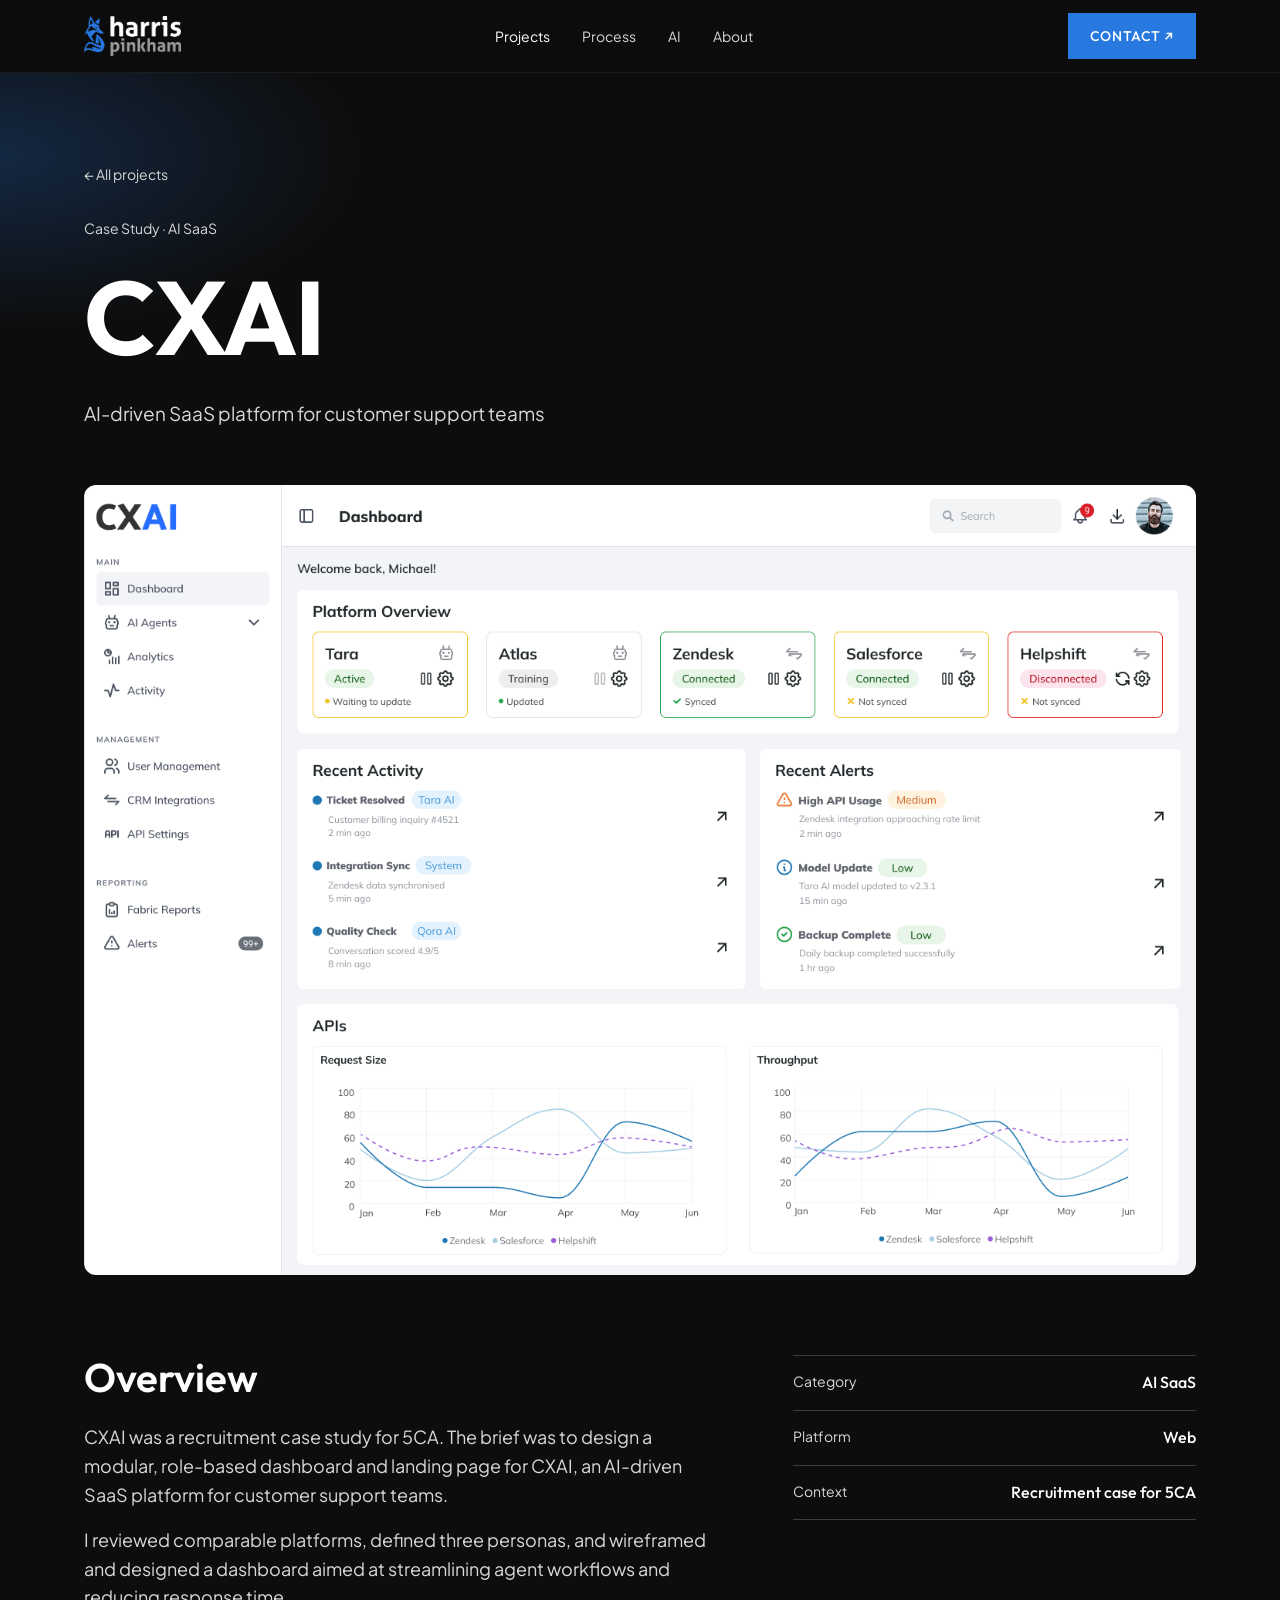
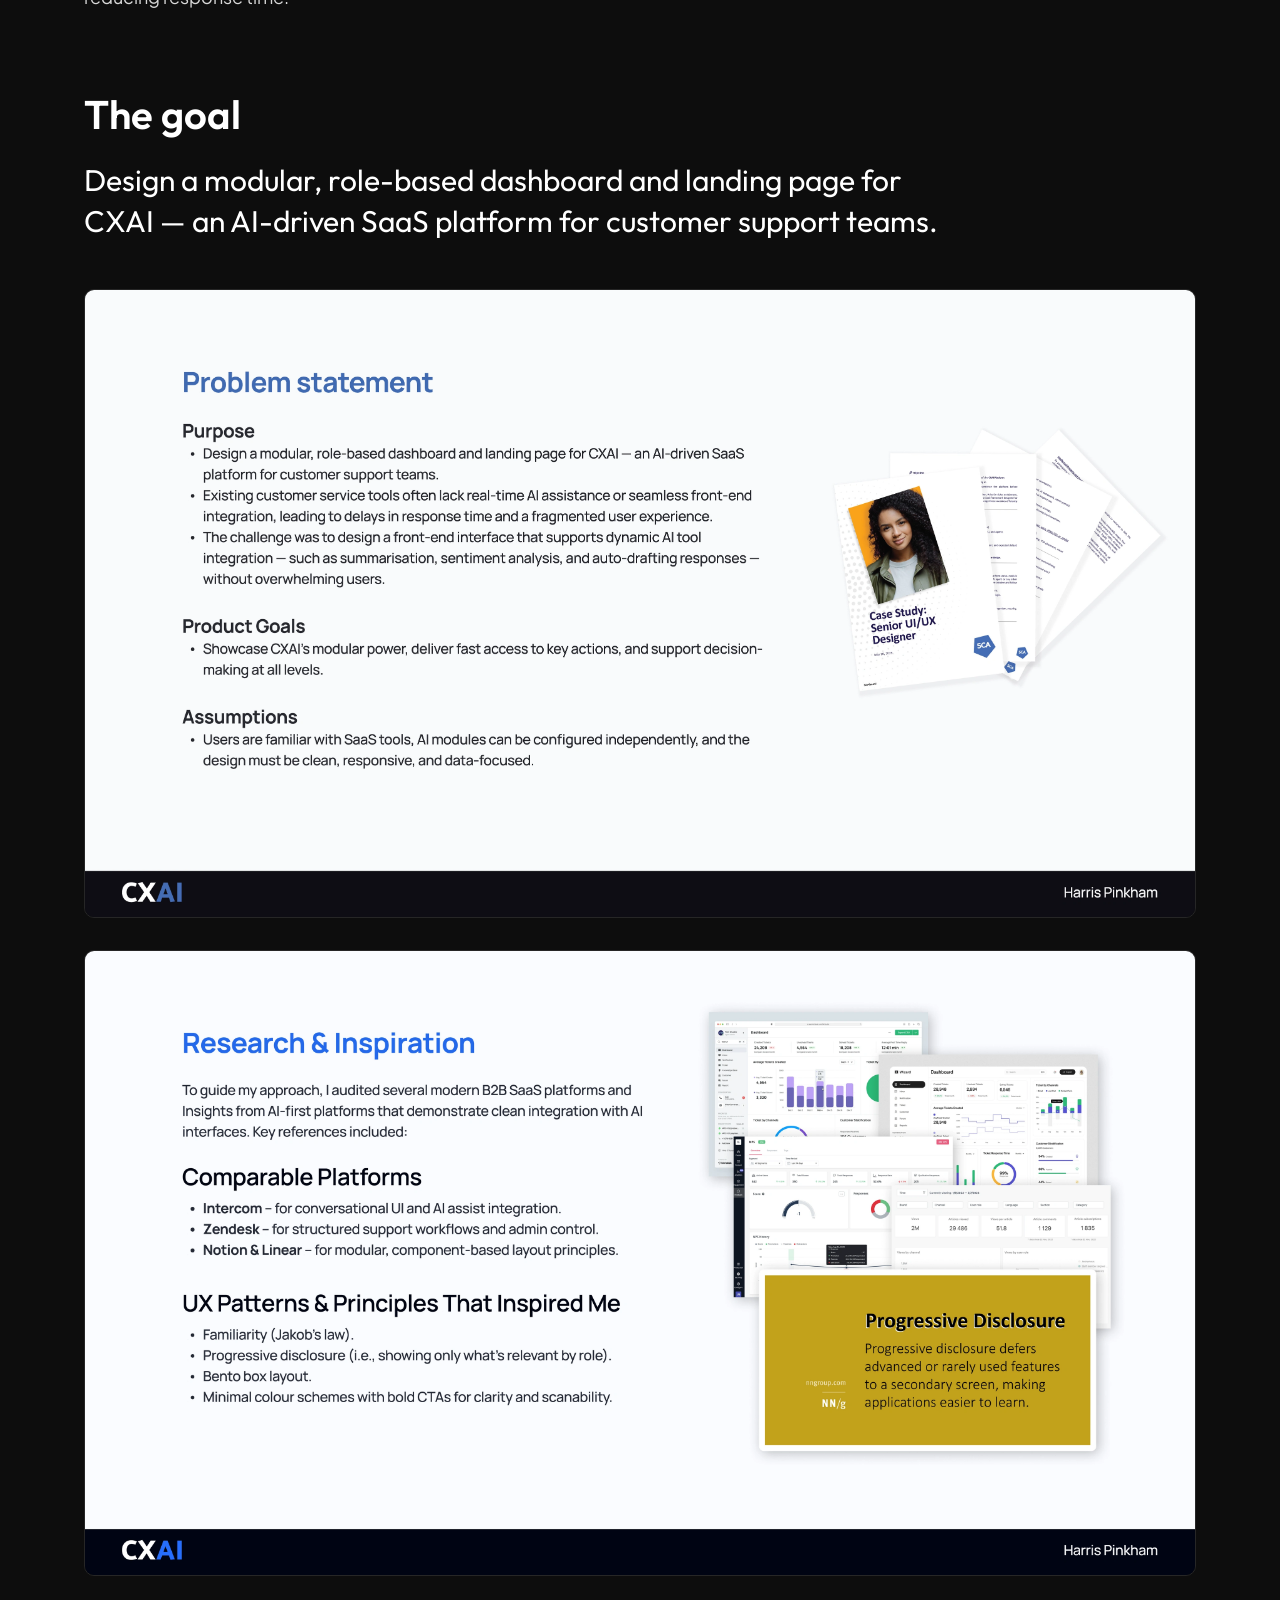
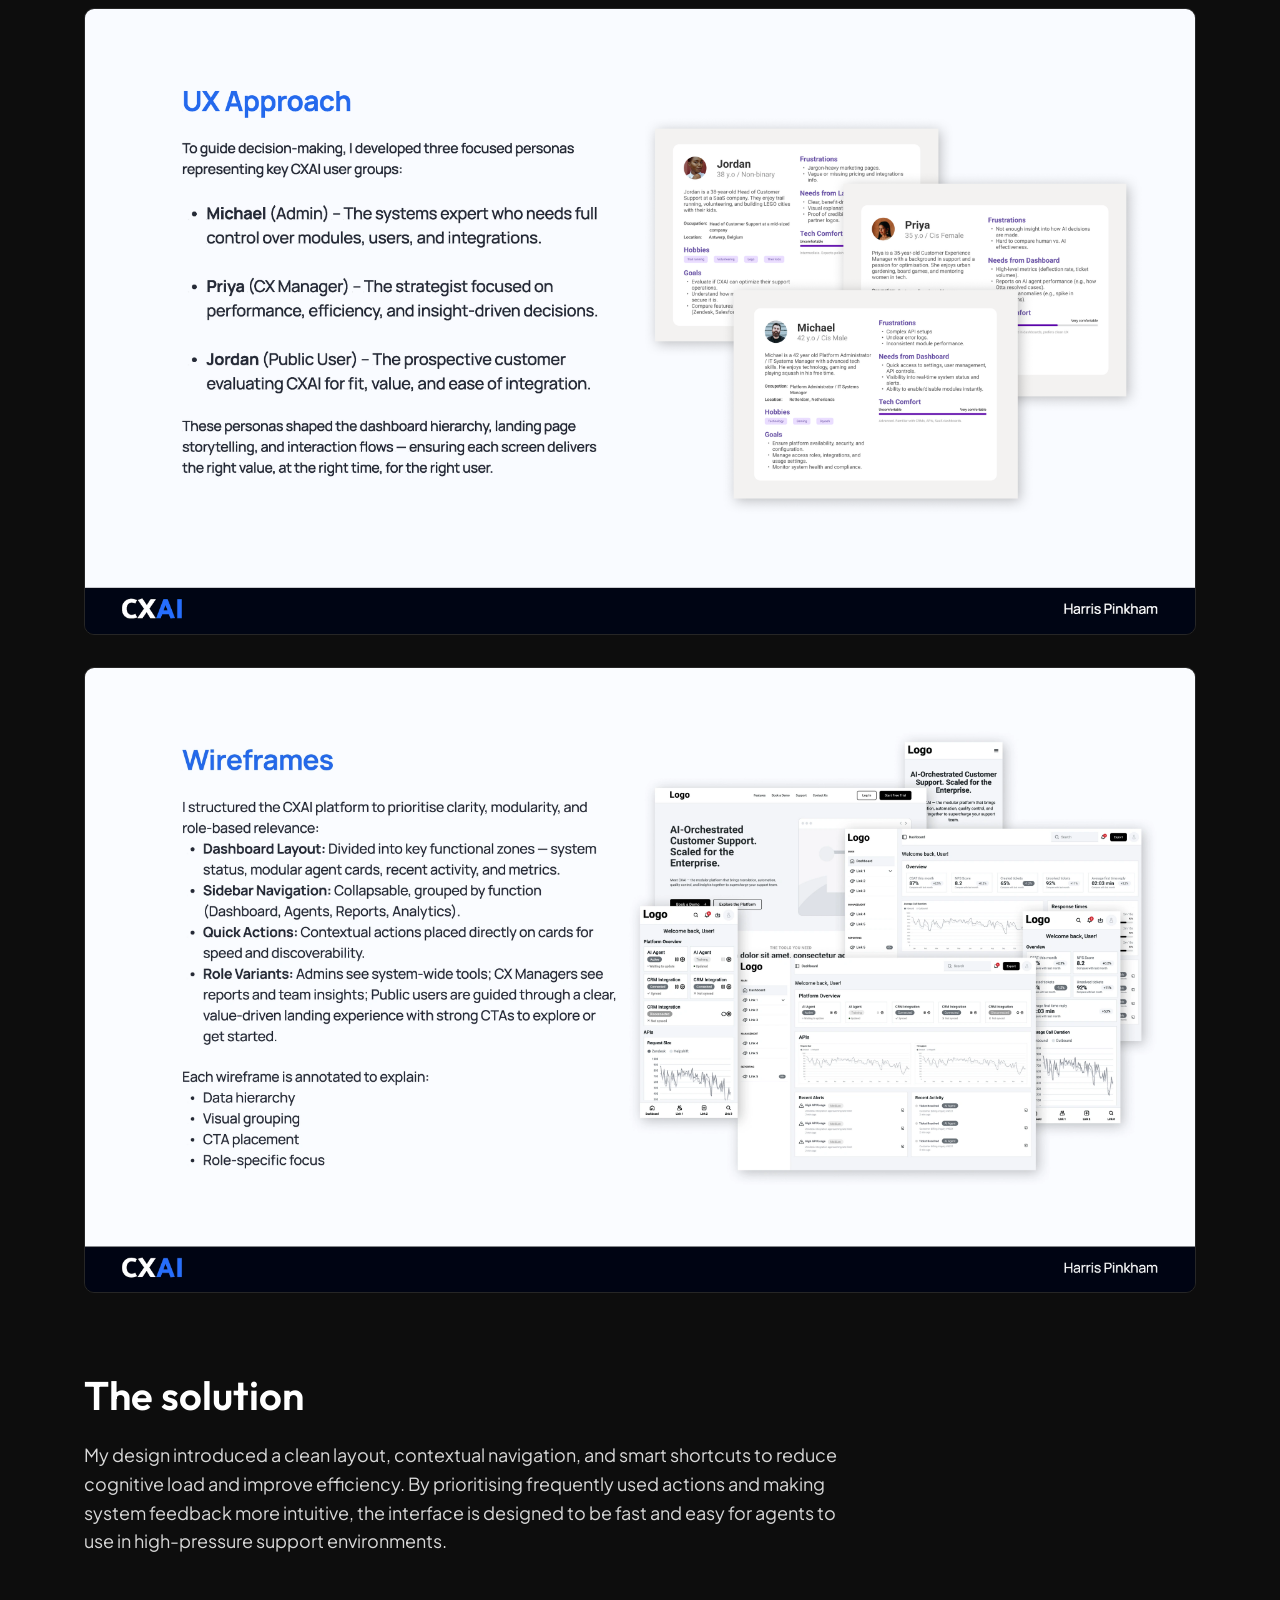
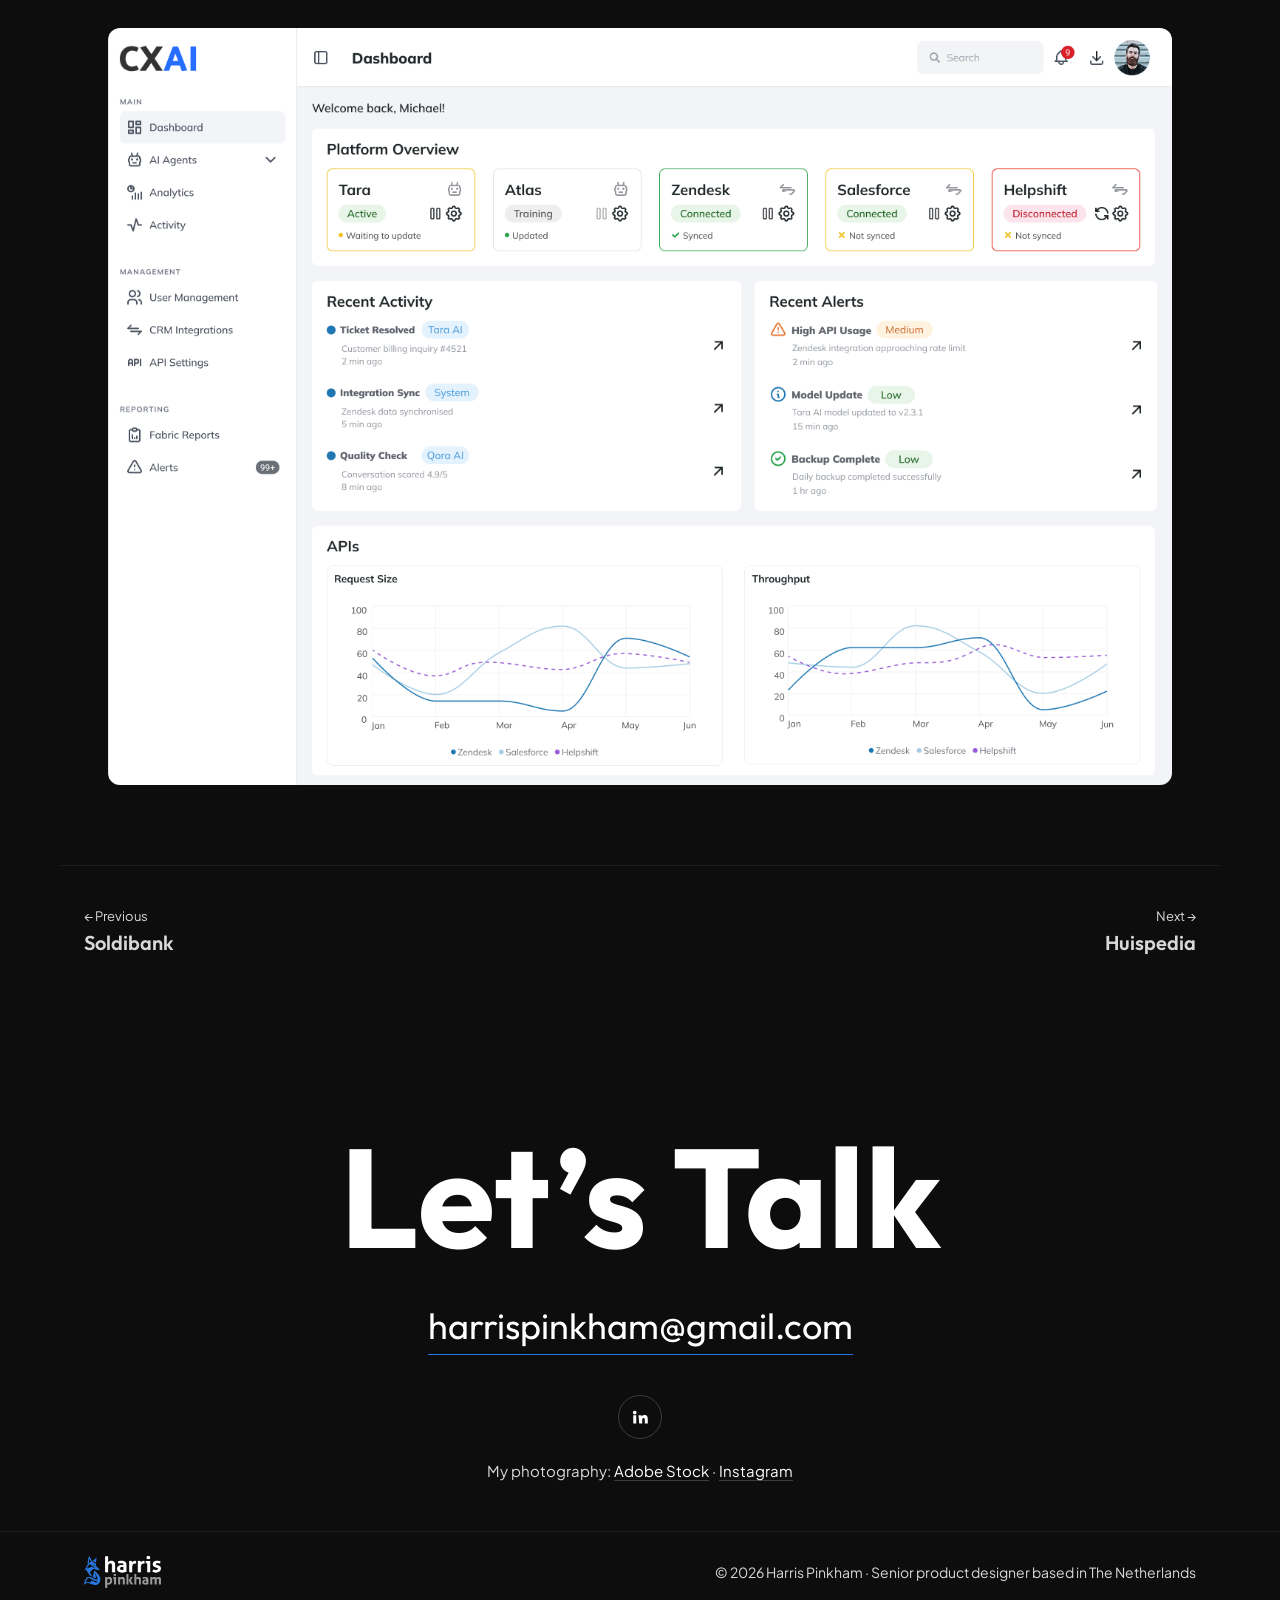
<file: projects/cxai.html>
<!doctype html>
<html lang="en">
<head>
  <meta charset="utf-8">
  <meta name="viewport" content="width=device-width, initial-scale=1">
  <title>CXAI — Harris Pinkham</title>
  <meta name="description" content="CXAI: a modular, role-based dashboard for an AI-driven customer support platform. A recruitment case study for 5CA by Harris Pinkham.">
  <link rel="canonical" href="https://harris-pinkham.onrender.com/projects/cxai.html">
  <!-- Link previews (LinkedIn, WhatsApp, Slack, X…) -->
  <meta property="og:type" content="website">
  <meta property="og:site_name" content="Harris Pinkham">
  <meta property="og:title" content="CXAI — Harris Pinkham">
  <meta property="og:description" content="CXAI: a modular, role-based dashboard for an AI-driven customer support platform. A recruitment case study for 5CA by Harris Pinkham.">
  <meta property="og:url" content="https://harris-pinkham.onrender.com/projects/cxai.html">
  <meta property="og:image" content="https://harris-pinkham.onrender.com/projects/cxai/cxai-card-share.png">
  <meta property="og:image:width" content="1440">
  <meta property="og:image:height" content="1024">
  <meta property="og:image:alt" content="CXAI dashboard with platform overview, recent activity and alerts">
  <meta name="twitter:card" content="summary_large_image">
  <meta name="twitter:title" content="CXAI — Harris Pinkham">
  <meta name="twitter:description" content="CXAI: a modular, role-based dashboard for an AI-driven customer support platform. A recruitment case study for 5CA by Harris Pinkham.">
  <meta name="twitter:image" content="https://harris-pinkham.onrender.com/projects/cxai/cxai-card-share.png">
  <link rel="icon" href="../assets/favicon.png" type="image/png">
  <link rel="apple-touch-icon" href="../assets/favicon.png">
  <link rel="preconnect" href="https://fonts.googleapis.com">
  <link rel="preconnect" href="https://fonts.gstatic.com" crossorigin>
  <link href="https://fonts.googleapis.com/css2?family=Outfit:wght@400;500;600;700&family=Plus+Jakarta+Sans:wght@400;500&display=swap" rel="stylesheet">
  <link rel="stylesheet" href="../styles.css">
</head>
<body>

<header>
  <div class="wrap">
    <a class="logo" href="../index.html" aria-label="Harris Pinkham, home"><img src="../assets/logo.png" alt="harris pinkham" width="497" height="206"></a>
    <nav class="site-nav" aria-label="Main">
      <a href="../index.html#work" aria-current="page">Projects</a>
      <a href="../process.html">Process</a>
      <a href="../ai.html">AI</a>
      <a href="../index.html#about">About</a>
    </nav>
    <a class="btn" href="#contact">CONTACT ↗</a>
    <button class="menu-btn" type="button" popovertarget="menu" aria-label="Open menu"><span></span><span></span><span></span></button>
  </div>
</header>

<div id="menu" class="drawer" popover>
  <div class="drawer-handle" aria-hidden="true"></div>
  <button class="drawer-close" type="button" popovertarget="menu" popovertargetaction="hide" aria-label="Close menu">✕</button>
  <nav class="drawer-nav" aria-label="Menu">
        <a href="../index.html#work" aria-current="page">Projects</a>
        <a href="../process.html">Process</a>
        <a href="../ai.html">AI</a>
        <a href="../index.html#about">About</a>
  </nav>
  <a class="btn" href="#contact">CONTACT ↗</a>
</div>

<main>
  <section class="page-hero">
    <div class="wrap">
      <a class="back" href="../index.html#work">← All projects</a>
      <p class="tag">Case Study · AI SaaS</p>
      <h1>CXAI</h1>
      <p class="lead">AI-driven SaaS platform for customer support teams</p>
    </div>
  </section>

  <div class="wrap">
    <img class="cover" src="cxai/cxai-card.webp" alt="CXAI dashboard with platform overview, recent activity and alerts" width="1440" height="1024">
  </div>

  <section class="wrap project-info">
    <div>
      <h2 class="sub">Overview</h2>
      <p>CXAI was a recruitment case study for 5CA. The brief was to design a modular, role-based dashboard and landing page for CXAI, an AI-driven SaaS platform for customer support teams.</p>
      <p>I reviewed comparable platforms, defined three personas, and wireframed and designed a dashboard aimed at streamlining agent workflows and reducing response time.</p>
    </div>
    <dl class="meta">
      <div><dt>Category</dt><dd>AI SaaS</dd></div>
      <div><dt>Platform</dt><dd>Web</dd></div>
      <div><dt>Context</dt><dd>Recruitment case for 5CA</dd></div>
    </dl>
  </section>

  <section class="wrap case-study">
    <h2 class="sub">The goal</h2>
    <p class="goal">Design a modular, role-based dashboard and landing page for CXAI — an AI-driven SaaS platform for customer support teams.</p>
    <div class="slides">
      <figure class="wide"><img src="cxai/cxai-screen-1.webp" alt="Problem statement: purpose, product goals and assumptions" loading="lazy"></figure>
      <figure class="wide"><img src="cxai/cxai-screen-2.webp" alt="Research and inspiration: comparable platforms and UX patterns" loading="lazy"></figure>
      <figure class="wide"><img src="cxai/cxai-screen-3.webp" alt="UX approach: three personas representing key user groups" loading="lazy"></figure>
      <figure class="wide"><img src="cxai/cxai-screen-4.webp" alt="Wireframes: dashboard layout, navigation and role variants" loading="lazy"></figure>
    </div>
    <h2 class="sub">The solution</h2>
    <p class="case-text">My design introduced a clean layout, contextual navigation, and smart shortcuts to reduce cognitive load and improve efficiency. By prioritising frequently used actions and making system feedback more intuitive, the interface is designed to be fast and easy for agents to use in high-pressure support environments.</p>
    <div class="wrap">
     <img class="cover" src="cxai/cxai-card.webp" alt="CXAI dashboard with platform overview, recent activity and alerts" width="1440" height="1024">
    </div>

  </section>

  <nav class="wrap project-nav" aria-label="More projects">
    <a href="soldibank.html"><small>← Previous</small><span>Soldibank</span></a>
    <a href="huispedia.html"><small>Next →</small><span>Huispedia</span></a>
  </nav>

  <section class="contact" id="contact">
    <div class="wrap">
      <h2 class="big">Let’s Talk</h2>
      <a class="email" href="mailto:harrispinkham@gmail.com">harrispinkham@gmail.com</a>
      <div class="socials">
        <a href="https://www.linkedin.com/in/harrispinkham/" aria-label="LinkedIn"><svg viewBox="0 0 24 24"><path d="M4.98 3.5a2.5 2.5 0 1 1 0 5 2.5 2.5 0 0 1 0-5zM3 9.75h4v11H3zm7 0h3.8v1.5h.06c.53-1 1.83-2.06 3.77-2.06 4.03 0 4.77 2.65 4.77 6.1v5.46h-4v-4.84c0-1.16-.02-2.64-1.61-2.64-1.61 0-1.86 1.26-1.86 2.56v4.92h-4z"/></svg></a>
      </div>
      <p class="photo-links">My photography: <a href="https://stock.adobe.com/nl/contributor/207331564/Harris%20Pinkham">Adobe Stock</a> · <a href="https://www.instagram.com/indiaskapie">Instagram</a></p>
    </div>
  </section>
</main>

<footer>
  <div class="wrap">
    <img src="../assets/logo.png" alt="harris pinkham" width="497" height="206">
    <p>© 2026 Harris Pinkham · Senior product designer based in The Netherlands</p>
  </div>
</footer>

<script src="../menu.js" defer></script>
</body>
</html>
</file>
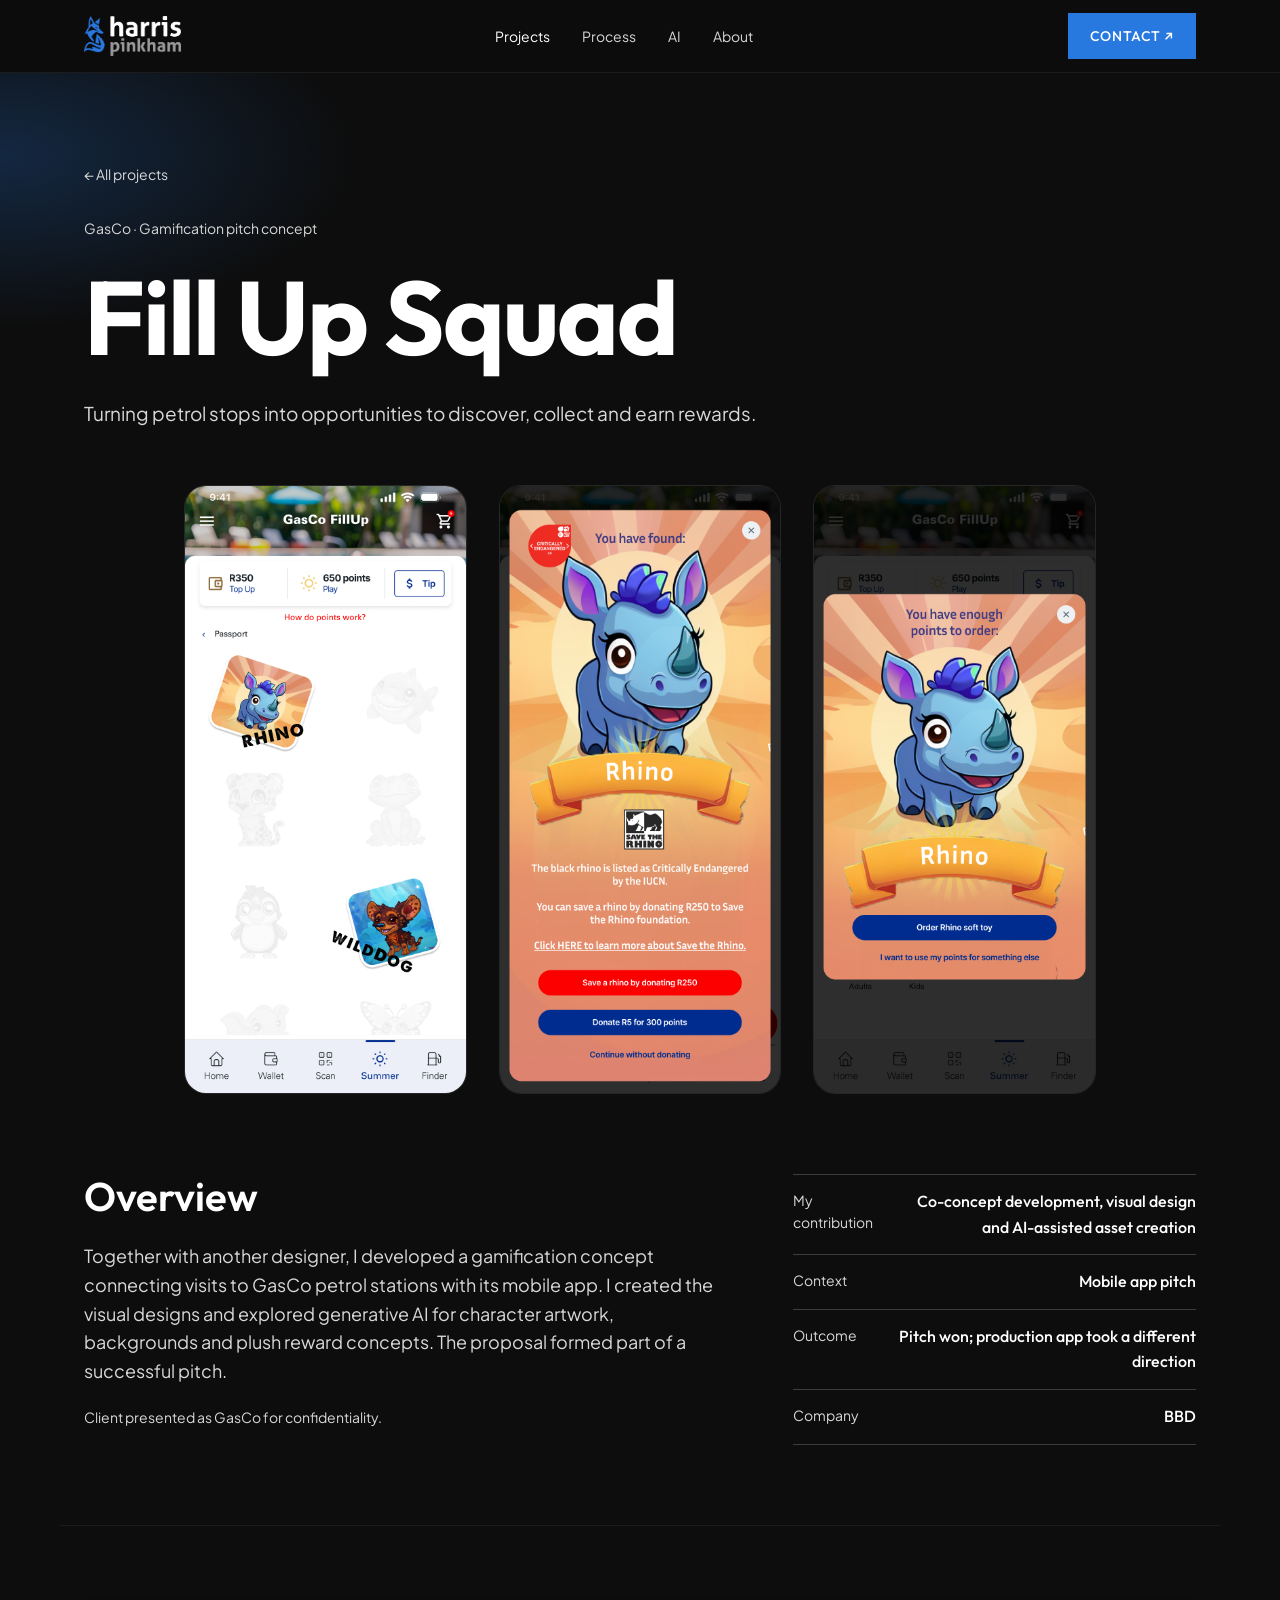
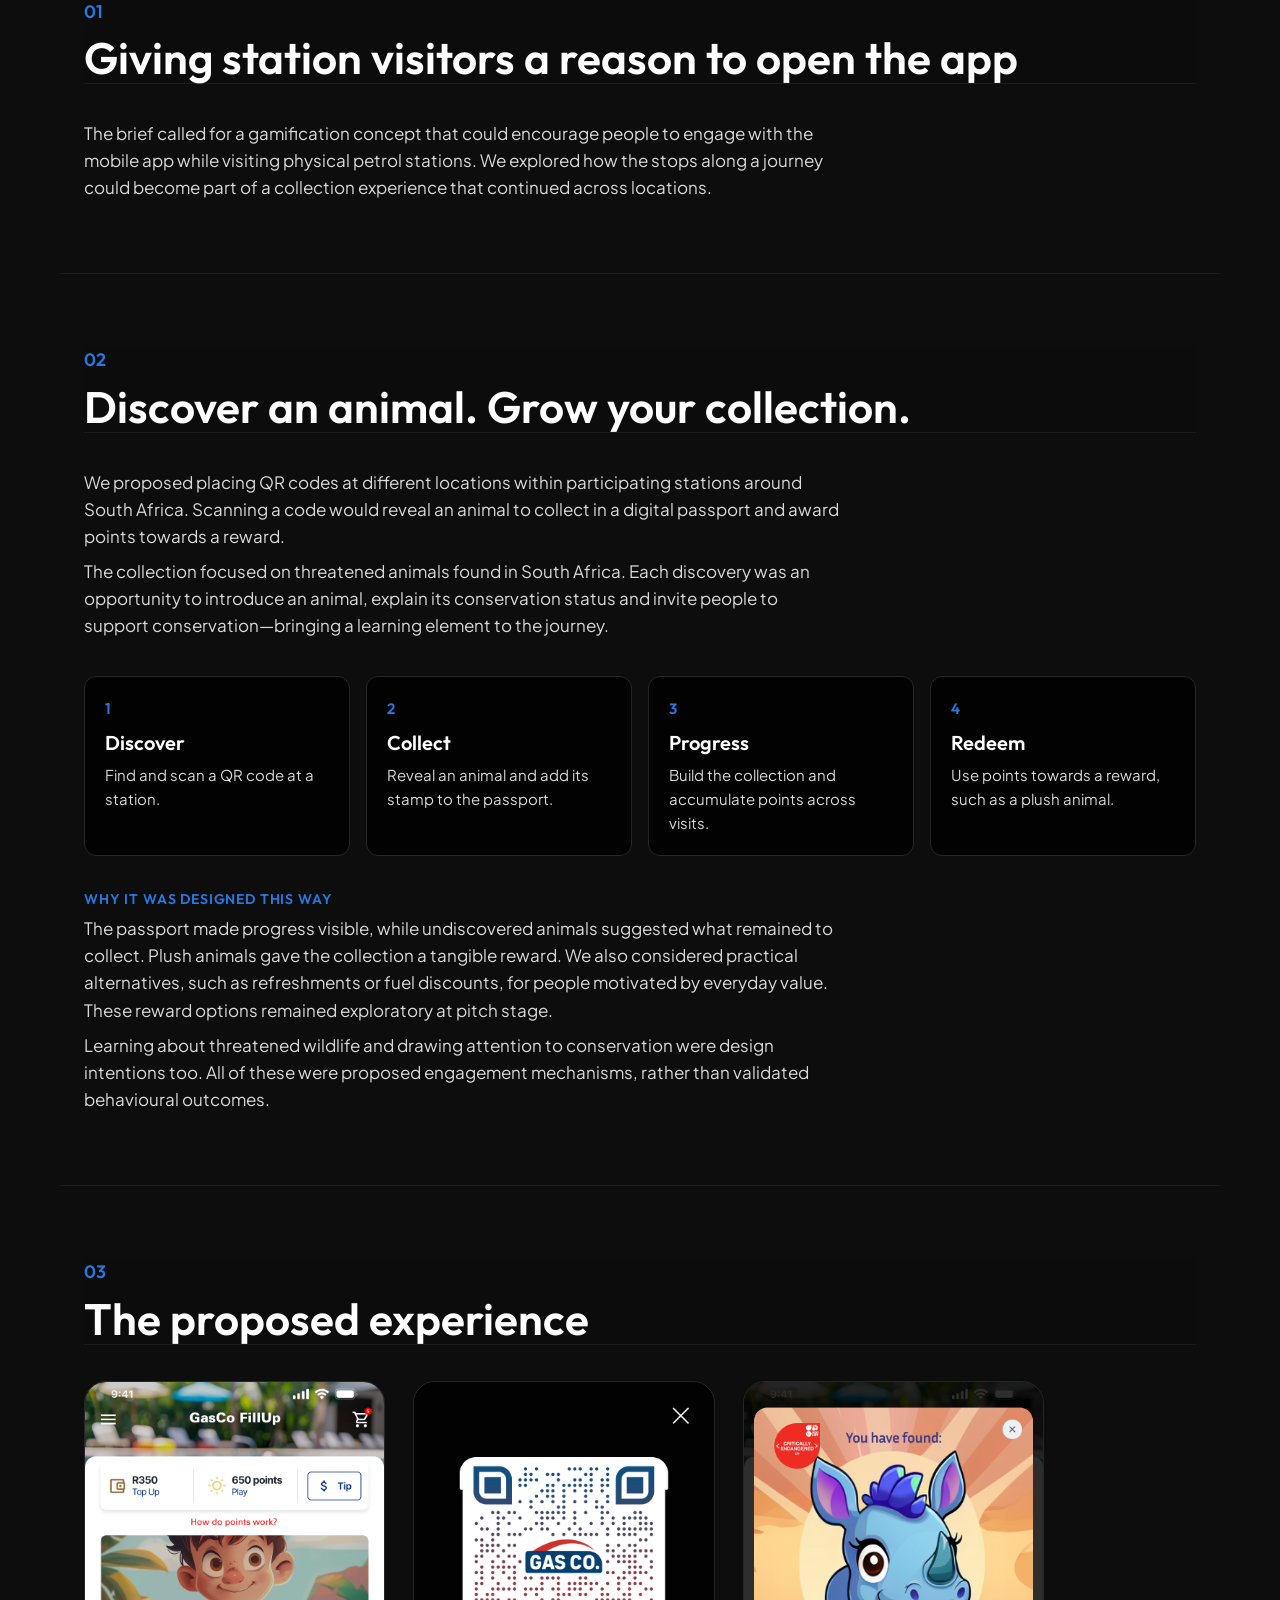
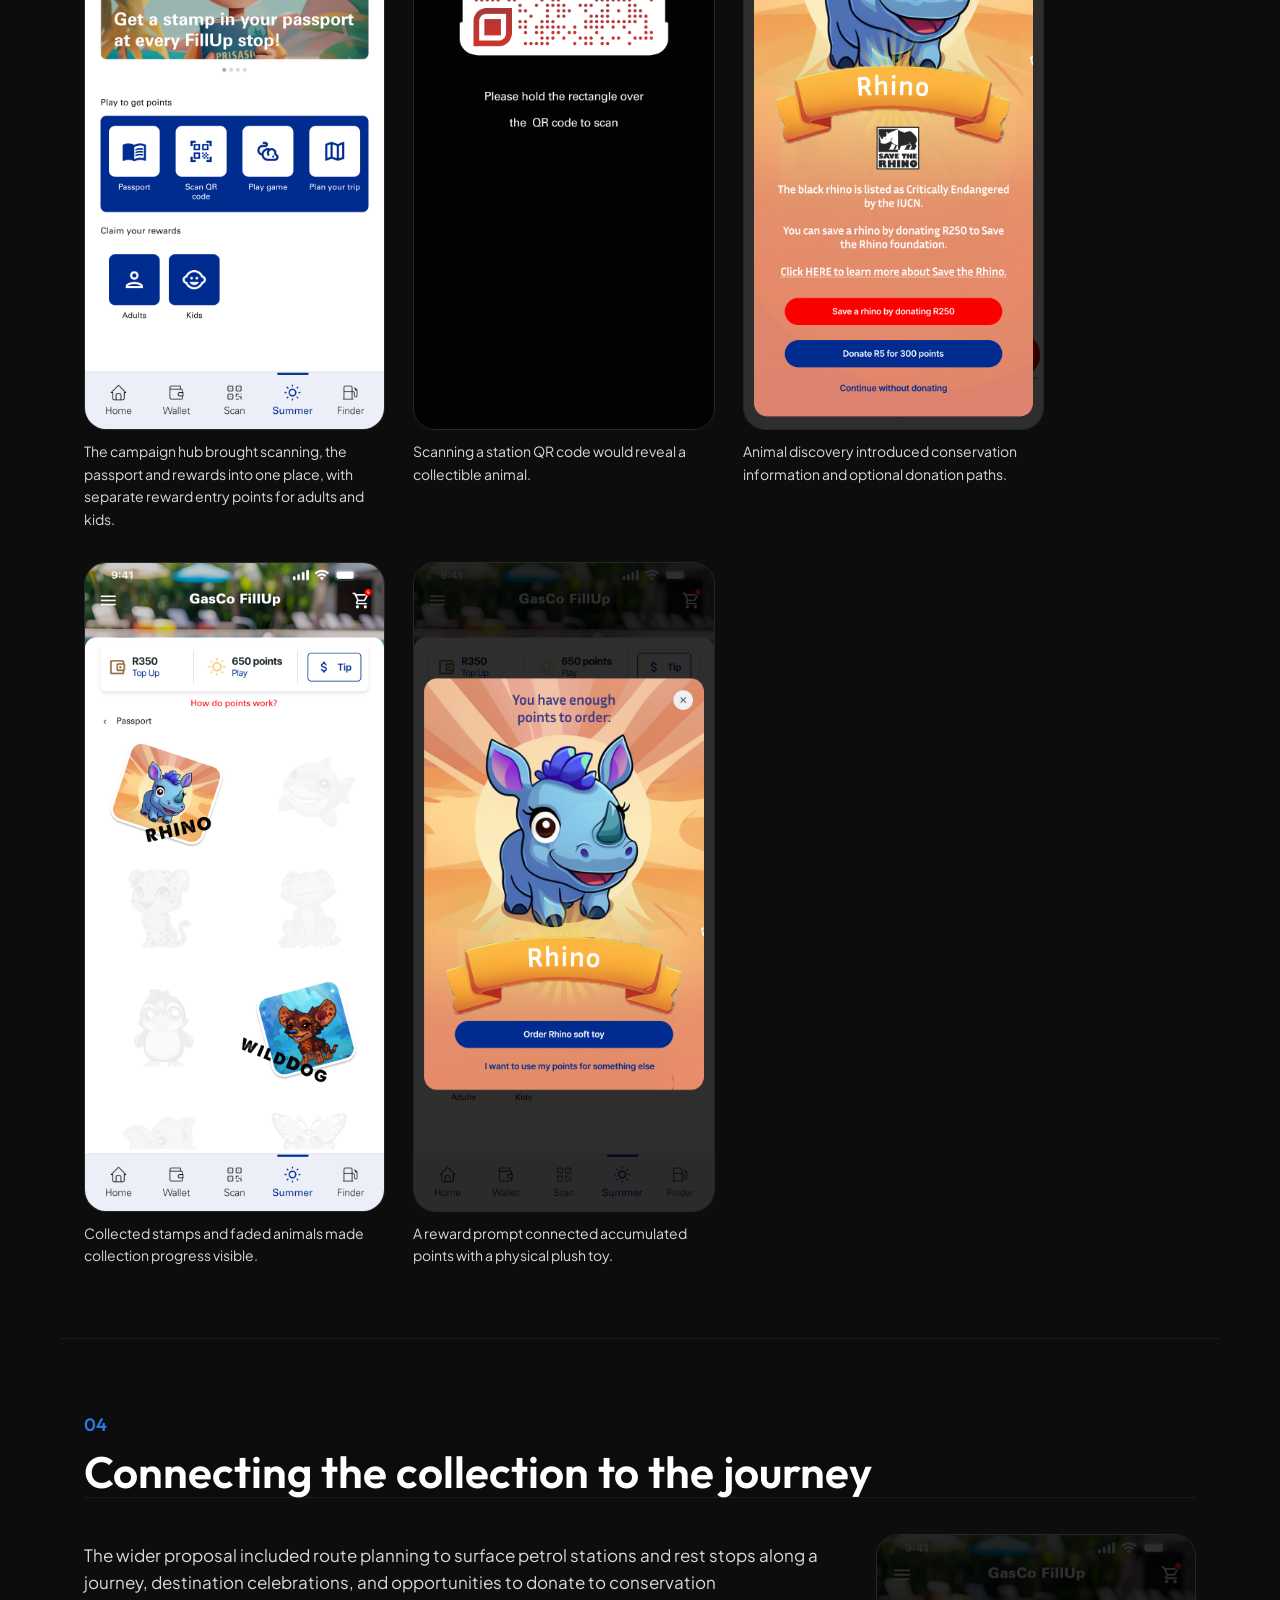
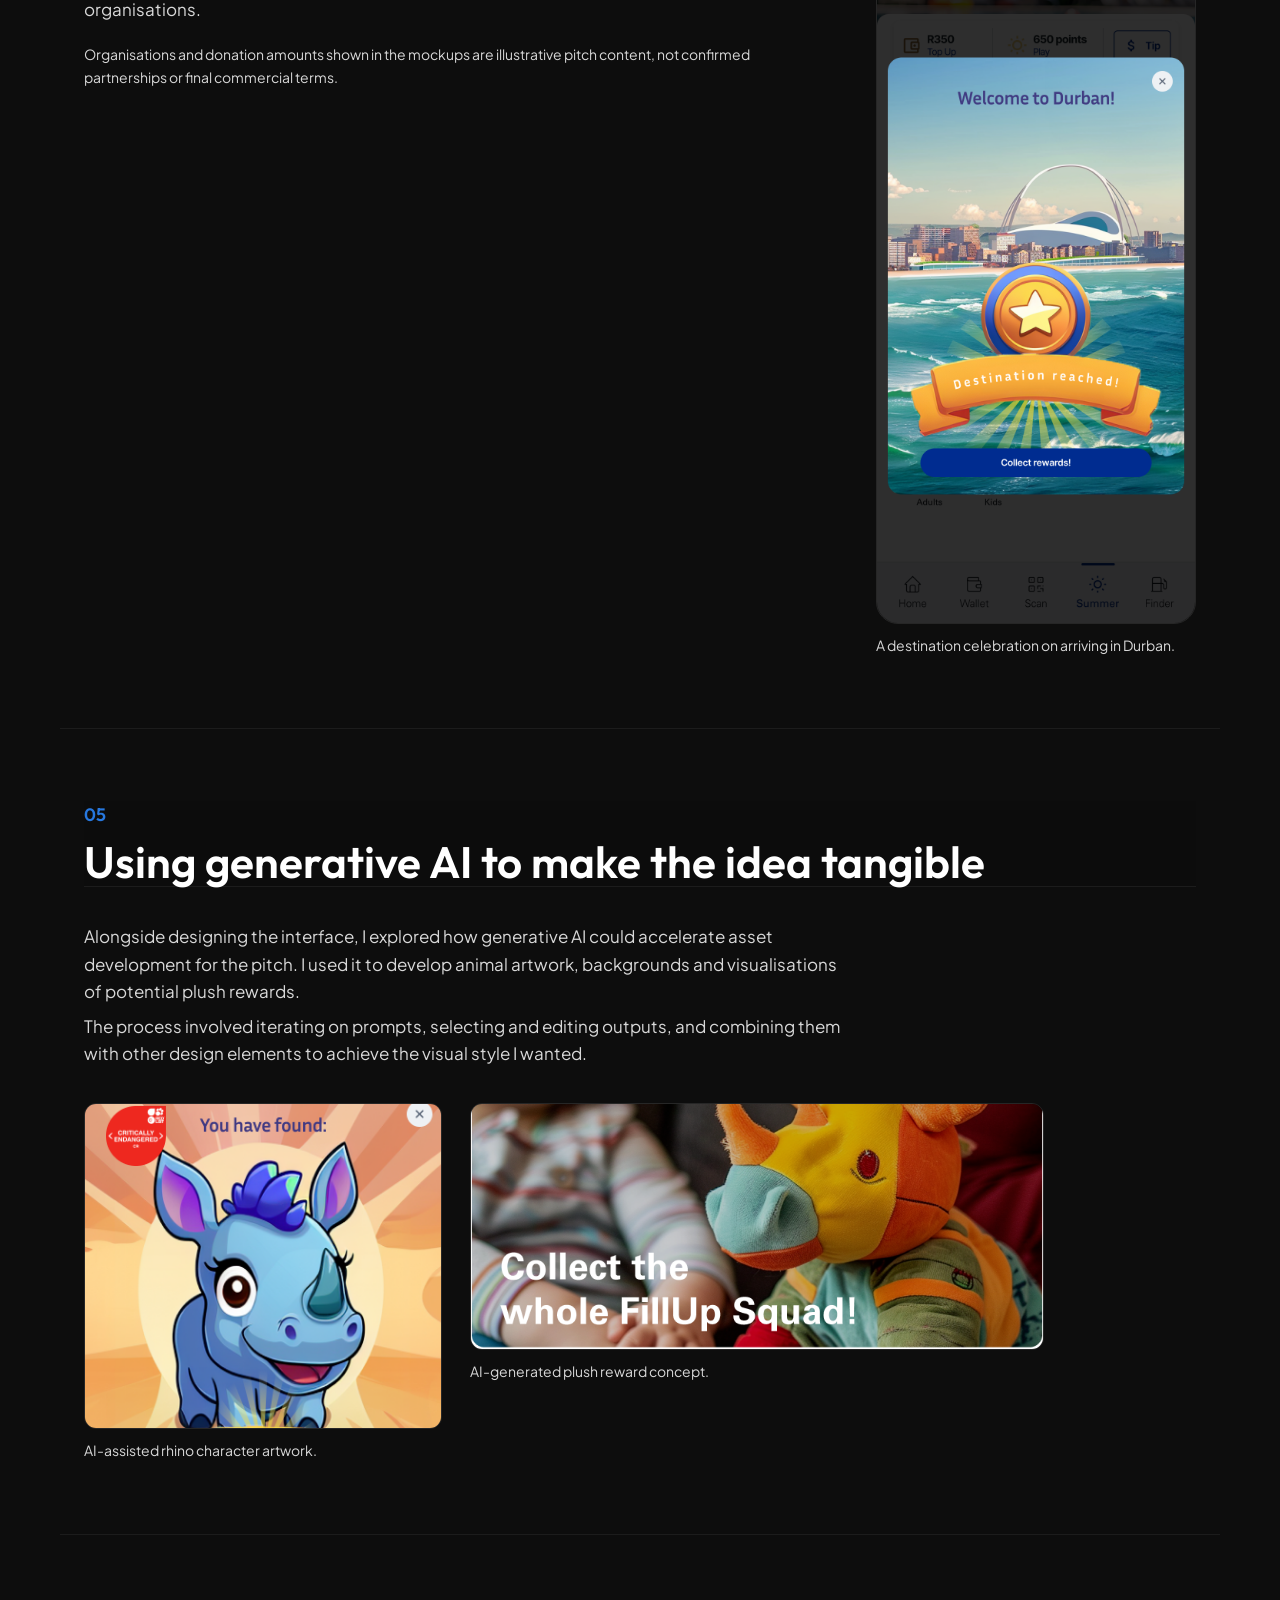
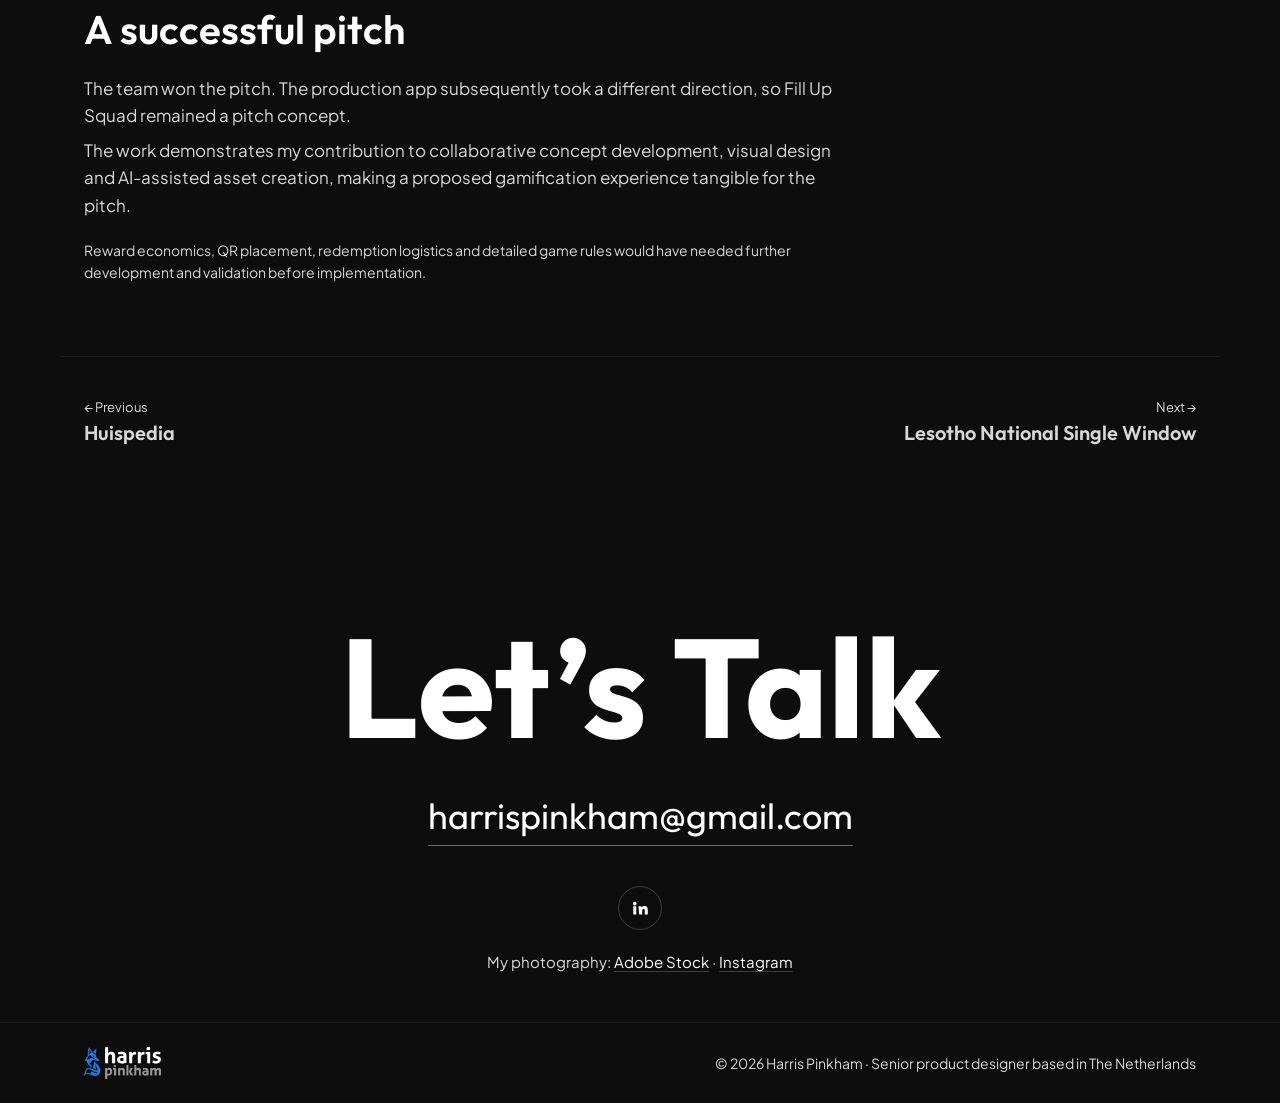
<file: projects/fill-up-squad.html>
<!doctype html>
<html lang="en">
<head>
  <meta charset="utf-8">
  <meta name="viewport" content="width=device-width, initial-scale=1">
  <title>Fill Up Squad — Harris Pinkham</title>
  <meta name="description" content="Fill Up Squad: a gamification pitch concept for GasCo, a South African petrol company. A UX/UI project by Harris Pinkham.">
  <link rel="canonical" href="https://harris-pinkham.onrender.com/projects/fill-up-squad.html">
  <!-- Link previews (LinkedIn, WhatsApp, Slack, X…) -->
  <meta property="og:type" content="website">
  <meta property="og:site_name" content="Harris Pinkham">
  <meta property="og:title" content="Fill Up Squad — Harris Pinkham">
  <meta property="og:description" content="Fill Up Squad: a gamification pitch concept for GasCo, a South African petrol company. A UX/UI project by Harris Pinkham.">
  <meta property="og:url" content="https://harris-pinkham.onrender.com/projects/fill-up-squad.html">
  <meta property="og:image" content="https://harris-pinkham.onrender.com/assets/fillup-squad.png">
  <meta property="og:image:width" content="2048">
  <meta property="og:image:height" content="1150">
  <meta property="og:image:alt" content="Three phone screens from the Fill Up Squad fuel rewards app">
  <meta name="twitter:card" content="summary_large_image">
  <meta name="twitter:title" content="Fill Up Squad — Harris Pinkham">
  <meta name="twitter:description" content="Fill Up Squad: a gamification pitch concept for GasCo, a South African petrol company. A UX/UI project by Harris Pinkham.">
  <meta name="twitter:image" content="https://harris-pinkham.onrender.com/assets/fillup-squad.png">
  <link rel="icon" href="../assets/favicon.png" type="image/png">
  <link rel="apple-touch-icon" href="../assets/favicon.png">
  <link rel="preconnect" href="https://fonts.googleapis.com">
  <link rel="preconnect" href="https://fonts.gstatic.com" crossorigin>
  <link href="https://fonts.googleapis.com/css2?family=Outfit:wght@400;500;600;700&family=Plus+Jakarta+Sans:wght@400;500&display=swap" rel="stylesheet">
  <link rel="stylesheet" href="../styles.css">
</head>
<body>

<header>
  <div class="wrap">
    <a class="logo" href="../index.html" aria-label="Harris Pinkham, home"><img src="../assets/logo.png" alt="harris pinkham" width="497" height="206"></a>
    <nav class="site-nav" aria-label="Main">
      <a href="../index.html#work" aria-current="page">Projects</a>
      <a href="../process.html">Process</a>
      <a href="../ai.html">AI</a>
      <a href="../index.html#about">About</a>
    </nav>
    <a class="btn" href="#contact">CONTACT ↗</a>
    <button class="menu-btn" type="button" popovertarget="menu" aria-label="Open menu"><span></span><span></span><span></span></button>
  </div>
</header>

<div id="menu" class="drawer" popover>
  <div class="drawer-handle" aria-hidden="true"></div>
  <button class="drawer-close" type="button" popovertarget="menu" popovertargetaction="hide" aria-label="Close menu">✕</button>
  <nav class="drawer-nav" aria-label="Menu">
        <a href="../index.html#work" aria-current="page">Projects</a>
        <a href="../process.html">Process</a>
        <a href="../ai.html">AI</a>
        <a href="../index.html#about">About</a>
  </nav>
  <a class="btn" href="#contact">CONTACT ↗</a>
</div>

<main>
  <section class="page-hero">
    <div class="wrap">
      <a class="back" href="../index.html#work">← All projects</a>
      <p class="tag">GasCo · Gamification pitch concept</p>
      <h1>Fill Up Squad</h1>
      <p class="lead">Turning petrol stops into opportunities to discover, collect and earn rewards.</p>
    </div>
  </section>

  <div class="wrap fus-hero">
    <figure><img src="fill-up-squad/Frame%20265.png" alt="GasCo app passport showing a collected rhino and wild dog stamp, with undiscovered animals faded out" loading="lazy"></figure>
    <figure><img src="fill-up-squad/Frame%20253.png" alt="Rhino discovery screen with conservation information and donation options" loading="lazy"></figure>
    <figure><img src="fill-up-squad/Frame%20252.png" alt="Reward prompt offering to order a rhino soft toy using points" loading="lazy"></figure>
  </div>

  <section class="wrap project-info">
    <div>
      <h2 class="sub">Overview</h2>
      <p>Together with another designer, I developed a gamification concept connecting visits to GasCo petrol stations with its mobile app. I created the visual designs and explored generative AI for character artwork, backgrounds and plush reward concepts. The proposal formed part of a successful pitch.</p>
      <p class="fus-note">Client presented as GasCo for confidentiality.</p>
    </div>
    <dl class="meta">
      <div><dt>My contribution</dt><dd>Co-concept development, visual design and AI-assisted asset creation</dd></div>
      <div><dt>Context</dt><dd>Mobile app pitch</dd></div>
      <div><dt>Outcome</dt><dd>Pitch won; production app took a different direction</dd></div>
      <div><dt>Company</dt><dd>BBD</dd></div>
    </dl>
  </section>

  <section class="wrap story">
    <header class="story-head">
      <span class="story-no">01</span>
      <h2>Giving station visitors a reason to open the app</h2>
    </header>
    <div class="story-text">
      <p>The brief called for a gamification concept that could encourage people to engage with the mobile app while visiting physical petrol stations. We explored how the stops along a journey could become part of a collection experience that continued across locations.</p>
    </div>
  </section>

  <section class="wrap story">
    <header class="story-head">
      <span class="story-no">02</span>
      <h2>Discover an animal. Grow your collection.</h2>
    </header>
    <div class="story-text">
      <p>We proposed placing QR codes at different locations within participating stations around South Africa. Scanning a code would reveal an animal to collect in a digital passport and award points towards a reward.</p>
      <p>The collection focused on threatened animals found in South Africa. Each discovery was an opportunity to introduce an animal, explain its conservation status and invite people to support conservation—bringing a learning element to the journey.</p>
    </div>
    <ol class="fus-steps" aria-label="The proposed experience">
      <li><span>1</span><strong>Discover</strong>Find and scan a QR code at a station.</li>
      <li><span>2</span><strong>Collect</strong>Reveal an animal and add its stamp to the passport.</li>
      <li><span>3</span><strong>Progress</strong>Build the collection and accumulate points across visits.</li>
      <li><span>4</span><strong>Redeem</strong>Use points towards a reward, such as a plush animal.</li>
    </ol>
    <div class="story-text">
      <h4>Why it was designed this way</h4>
      <p>The passport made progress visible, while undiscovered animals suggested what remained to collect. Plush animals gave the collection a tangible reward. We also considered practical alternatives, such as refreshments or fuel discounts, for people motivated by everyday value. These reward options remained exploratory at pitch stage.</p>
      <p>Learning about threatened wildlife and drawing attention to conservation were design intentions too. All of these were proposed engagement mechanisms, rather than validated behavioural outcomes.</p>
    </div>
  </section>

  <section class="wrap story">
    <header class="story-head">
      <span class="story-no">03</span>
      <h2>The proposed experience</h2>
    </header>
    <div class="fus-screens">
      <figure><img src="fill-up-squad/Frame%20210.png" alt="GasCo app campaign hub with a passport banner and buttons for the passport, scanning a QR code, playing a game and planning a trip" loading="lazy"><figcaption>The campaign hub brought scanning, the passport and rewards into one place, with separate reward entry points for adults and kids.</figcaption></figure>
      <figure><img src="fill-up-squad/Frame%20240.png" alt="QR scanner framing a GasCo QR code" loading="lazy"><figcaption>Scanning a station QR code would reveal a collectible animal.</figcaption></figure>
      <figure><img src="fill-up-squad/Frame%20253.png" alt="Rhino discovery screen with conservation status, information and optional donations" loading="lazy"><figcaption>Animal discovery introduced conservation information and optional donation paths.</figcaption></figure>
      <figure><img src="fill-up-squad/Frame%20265.png" alt="Passport with collected rhino and wild dog stamps and faded undiscovered animals" loading="lazy"><figcaption>Collected stamps and faded animals made collection progress visible.</figcaption></figure>
      <figure><img src="fill-up-squad/Frame%20252.png" alt="Prompt saying the user has enough points to order a rhino soft toy" loading="lazy"><figcaption>A reward prompt connected accumulated points with a physical plush toy.</figcaption></figure>
    </div>
  </section>

  <section class="wrap story">
    <header class="story-head">
      <span class="story-no">04</span>
      <h2>Connecting the collection to the journey</h2>
    </header>
    <div class="story-split fus-split">
      <div class="story-text">
        <p>The wider proposal included route planning to surface petrol stations and rest stops along a journey, destination celebrations, and opportunities to donate to conservation organisations.</p>
        <p class="fus-note">Organisations and donation amounts shown in the mockups are illustrative pitch content, not confirmed partnerships or final commercial terms.</p>
      </div>
      <figure class="fus-phone"><img src="fill-up-squad/Frame%20248.png" alt="Destination reached celebration welcoming the user to Durban, with a button to collect rewards" loading="lazy"><figcaption>A destination celebration on arriving in Durban.</figcaption></figure>
    </div>
  </section>

  <section class="wrap story">
    <header class="story-head">
      <span class="story-no">05</span>
      <h2>Using generative AI to make the idea tangible</h2>
    </header>
    <div class="story-text">
      <p>Alongside designing the interface, I explored how generative AI could accelerate asset development for the pitch. I used it to develop animal artwork, backgrounds and visualisations of potential plush rewards.</p>
      <p>The process involved iterating on prompts, selecting and editing outputs, and combining them with other design elements to achieve the visual style I wanted.</p>
    </div>
    <div class="fus-ai">
      <figure><img src="fill-up-squad/gasco-rhino-artwork.png" alt="Detail of the AI-assisted rhino character artwork" loading="lazy"><figcaption>AI-assisted rhino character artwork.</figcaption></figure>
      <figure><img src="fill-up-squad/gasco-plush-reward-banner.png" alt="Campaign banner showing a plush toy beside the text Collect the whole FillUp Squad" loading="lazy"><figcaption>AI-generated plush reward concept.</figcaption></figure>
    </div>
  </section>

  <section class="wrap story">
    <h2 class="sub">A successful pitch</h2>
    <div class="story-text">
      <p>The team won the pitch. The production app subsequently took a different direction, so Fill Up Squad remained a pitch concept.</p>
      <p>The work demonstrates my contribution to collaborative concept development, visual design and AI-assisted asset creation, making a proposed gamification experience tangible for the pitch.</p>
      <p class="fus-note">Reward economics, QR placement, redemption logistics and detailed game rules would have needed further development and validation before implementation.</p>
    </div>
  </section>

  <nav class="wrap project-nav" aria-label="More projects">
    <a href="huispedia.html"><small>← Previous</small><span>Huispedia</span></a>
    <a href="national-single-window.html"><small>Next →</small><span>Lesotho National Single Window</span></a>
  </nav>

  <section class="contact" id="contact">
    <div class="wrap">
      <h2 class="big">Let’s Talk</h2>
      <a class="email" href="mailto:harrispinkham@gmail.com">harrispinkham@gmail.com</a>
      <div class="socials">
        <a href="https://www.linkedin.com/in/harrispinkham/" aria-label="LinkedIn"><svg viewBox="0 0 24 24"><path d="M4.98 3.5a2.5 2.5 0 1 1 0 5 2.5 2.5 0 0 1 0-5zM3 9.75h4v11H3zm7 0h3.8v1.5h.06c.53-1 1.83-2.06 3.77-2.06 4.03 0 4.77 2.65 4.77 6.1v5.46h-4v-4.84c0-1.16-.02-2.64-1.61-2.64-1.61 0-1.86 1.26-1.86 2.56v4.92h-4z"/></svg></a>
      </div>
      <p class="photo-links">My photography: <a href="https://stock.adobe.com/nl/contributor/207331564/Harris%20Pinkham">Adobe Stock</a> · <a href="https://www.instagram.com/indiaskapie">Instagram</a></p>
    </div>
  </section>
</main>

<footer>
  <div class="wrap">
    <img src="../assets/logo.png" alt="harris pinkham" width="497" height="206">
    <p>© 2026 Harris Pinkham · Senior product designer based in The Netherlands</p>
  </div>
</footer>

<script src="../menu.js" defer></script>
</body>
</html>
</file>
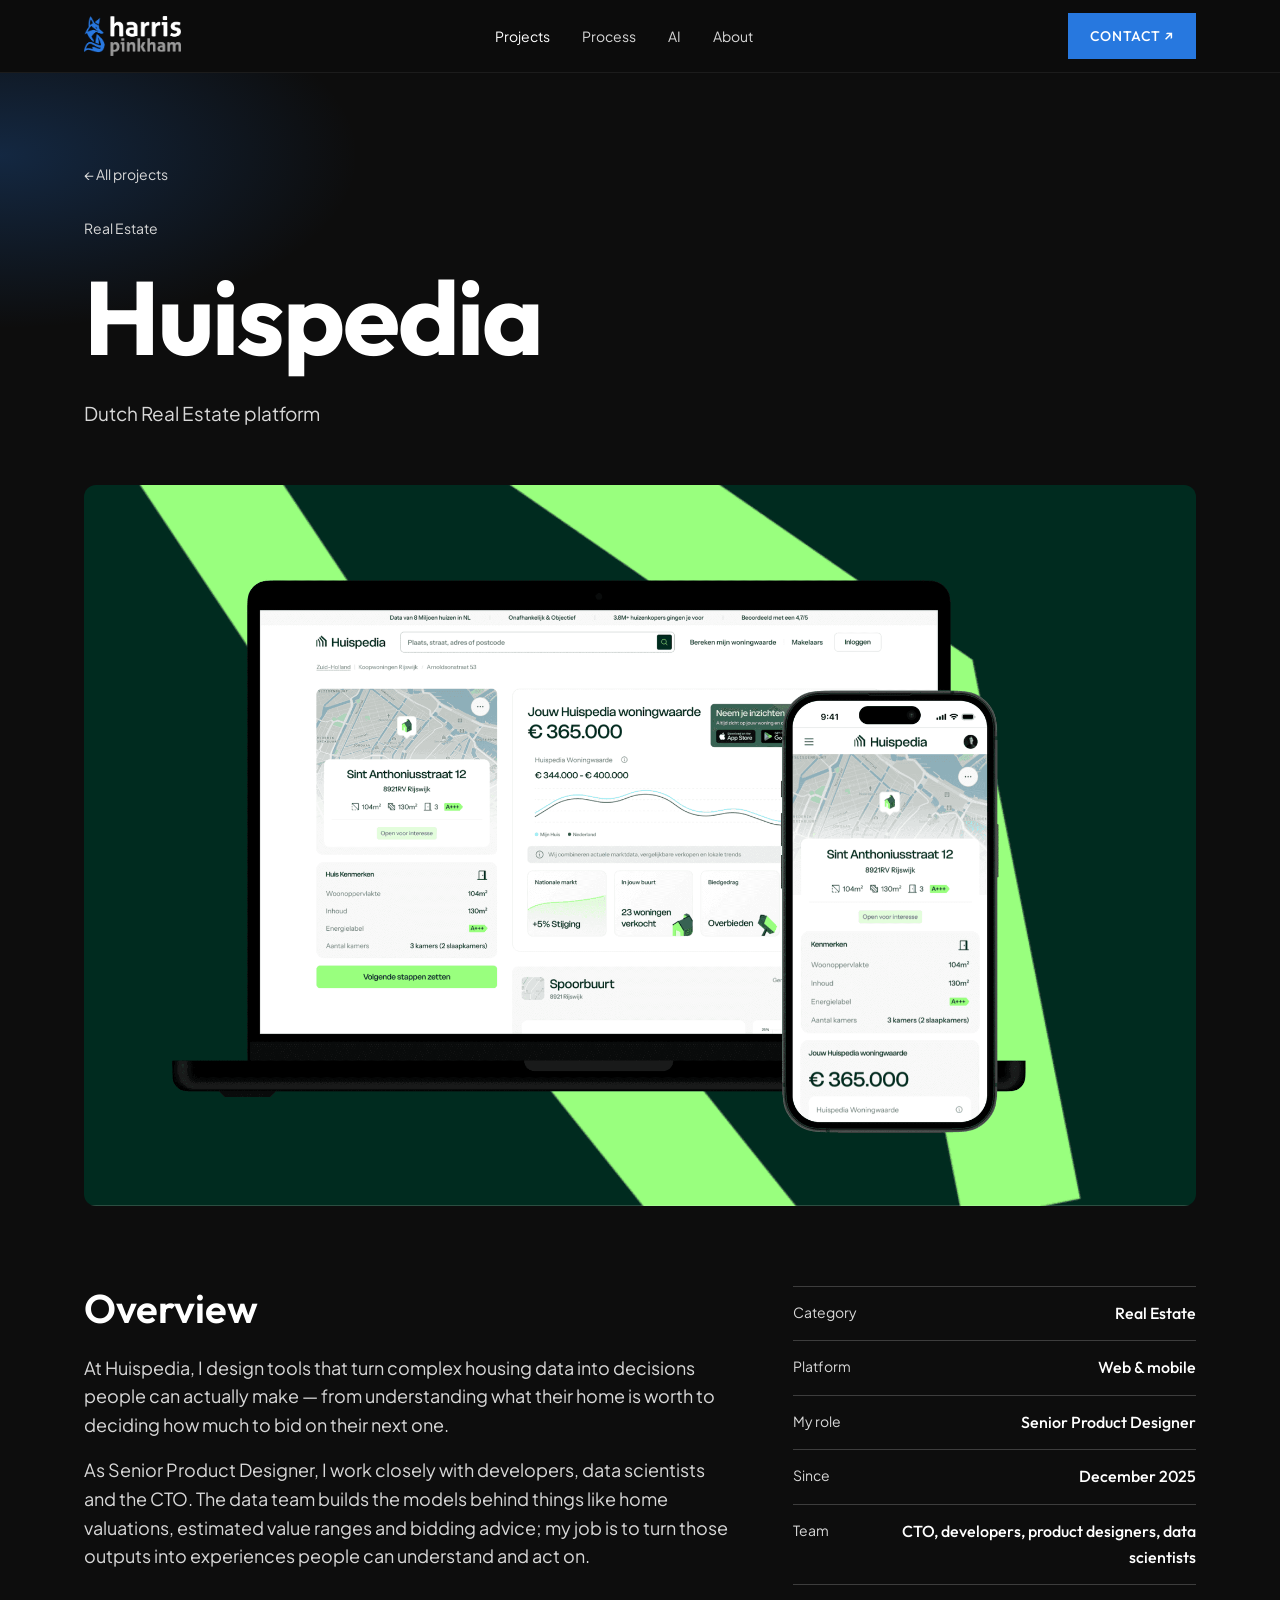
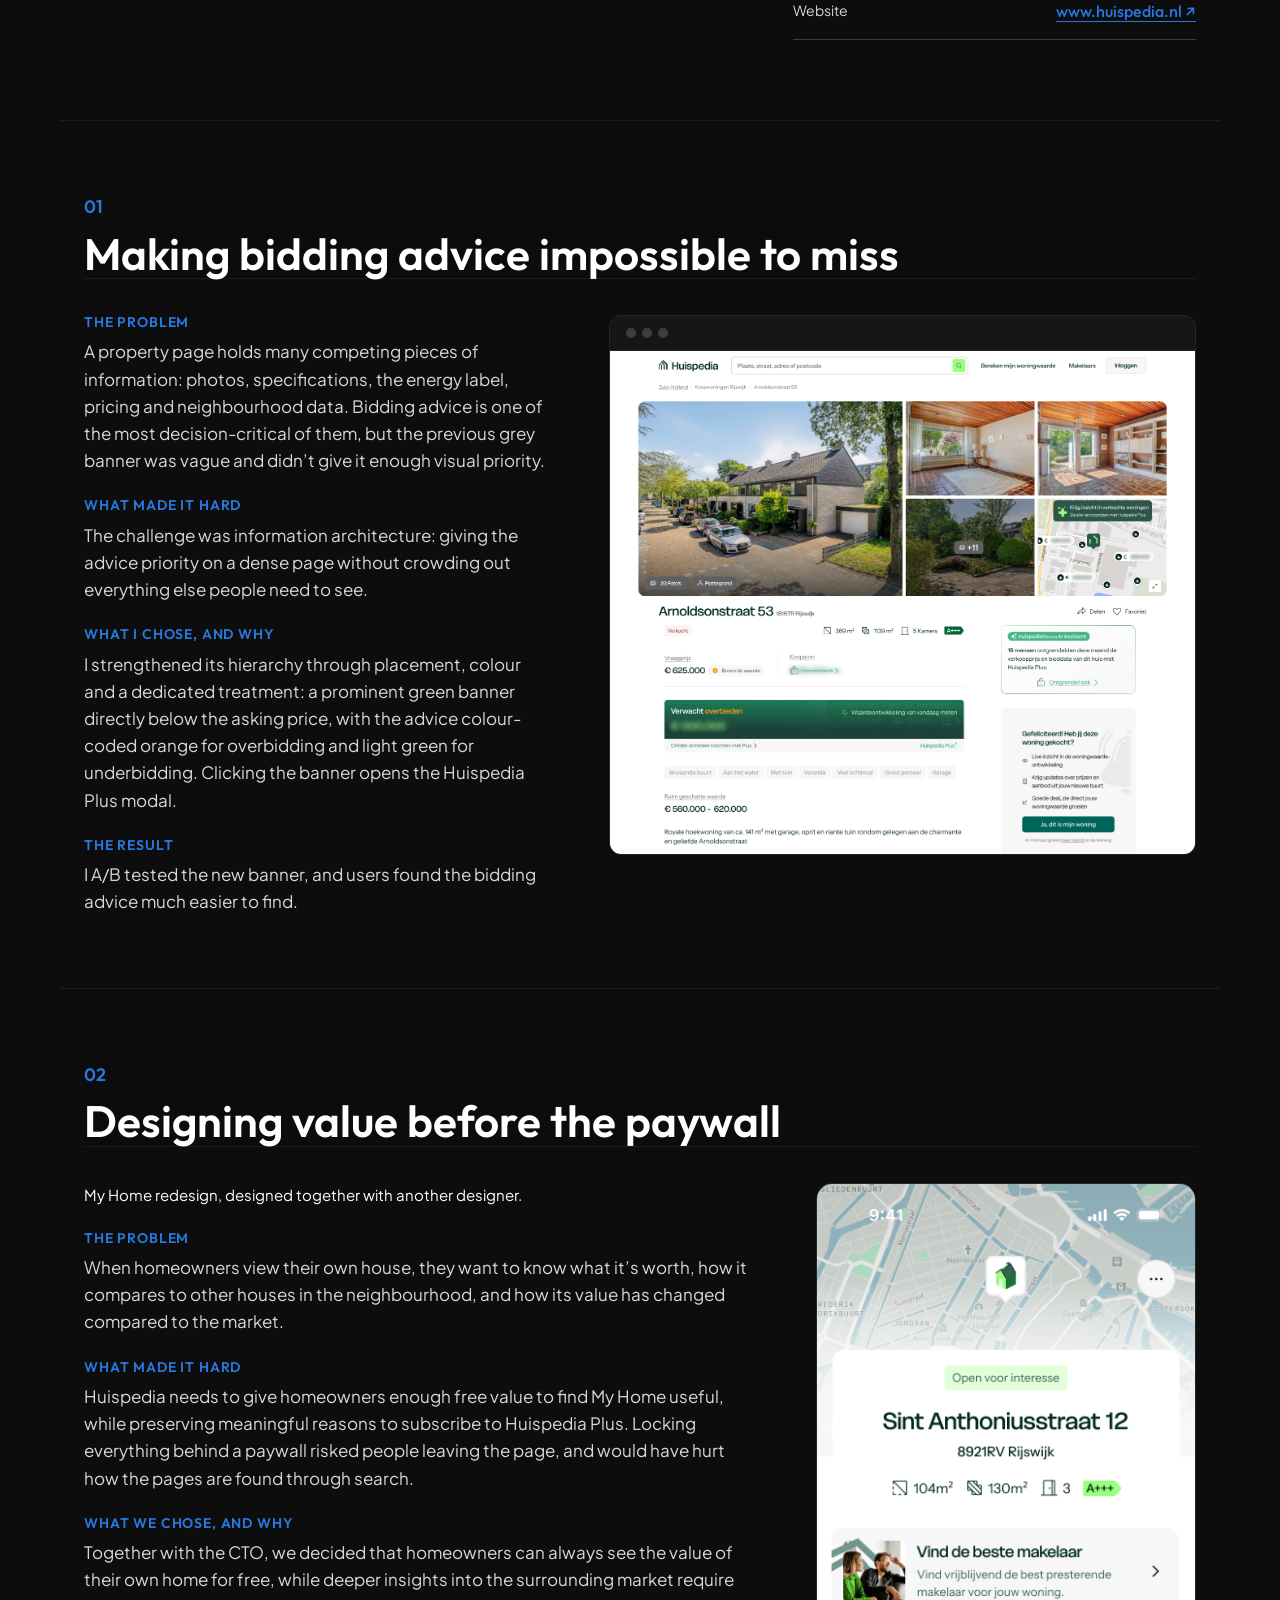
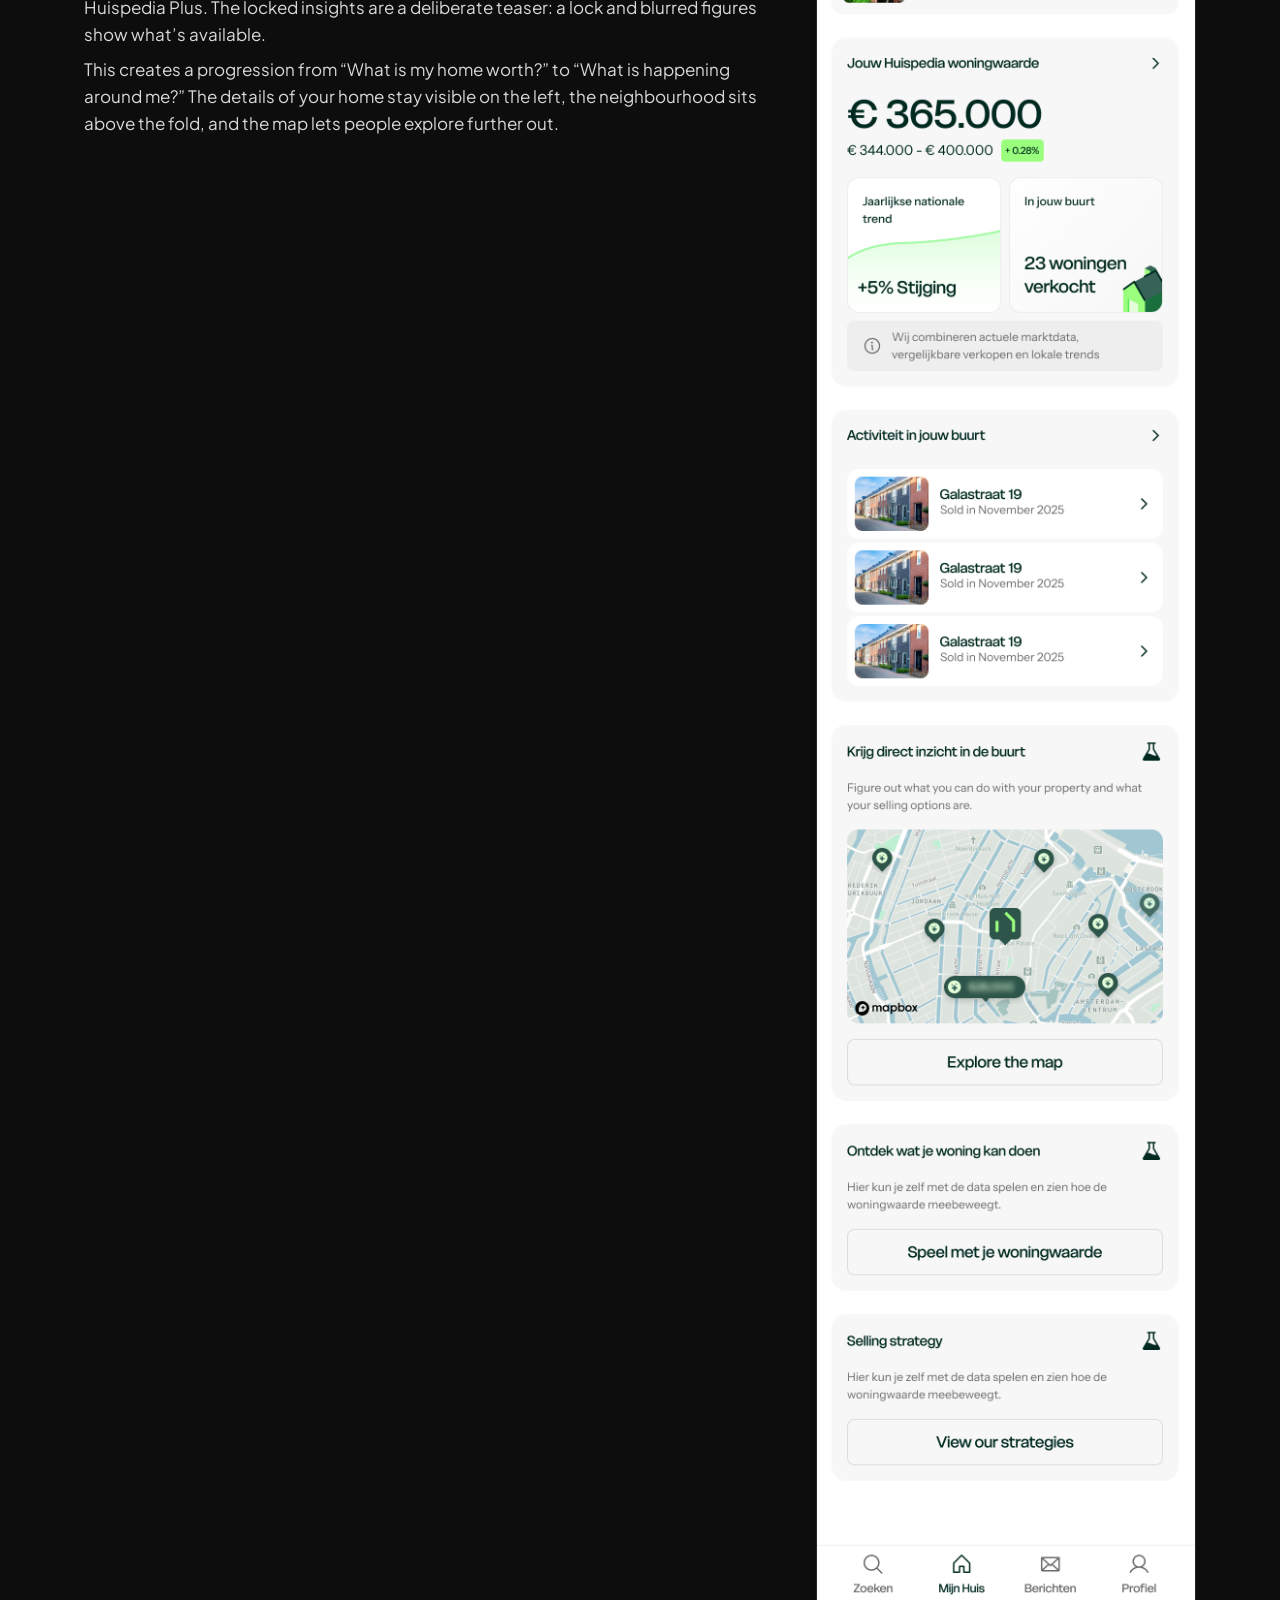
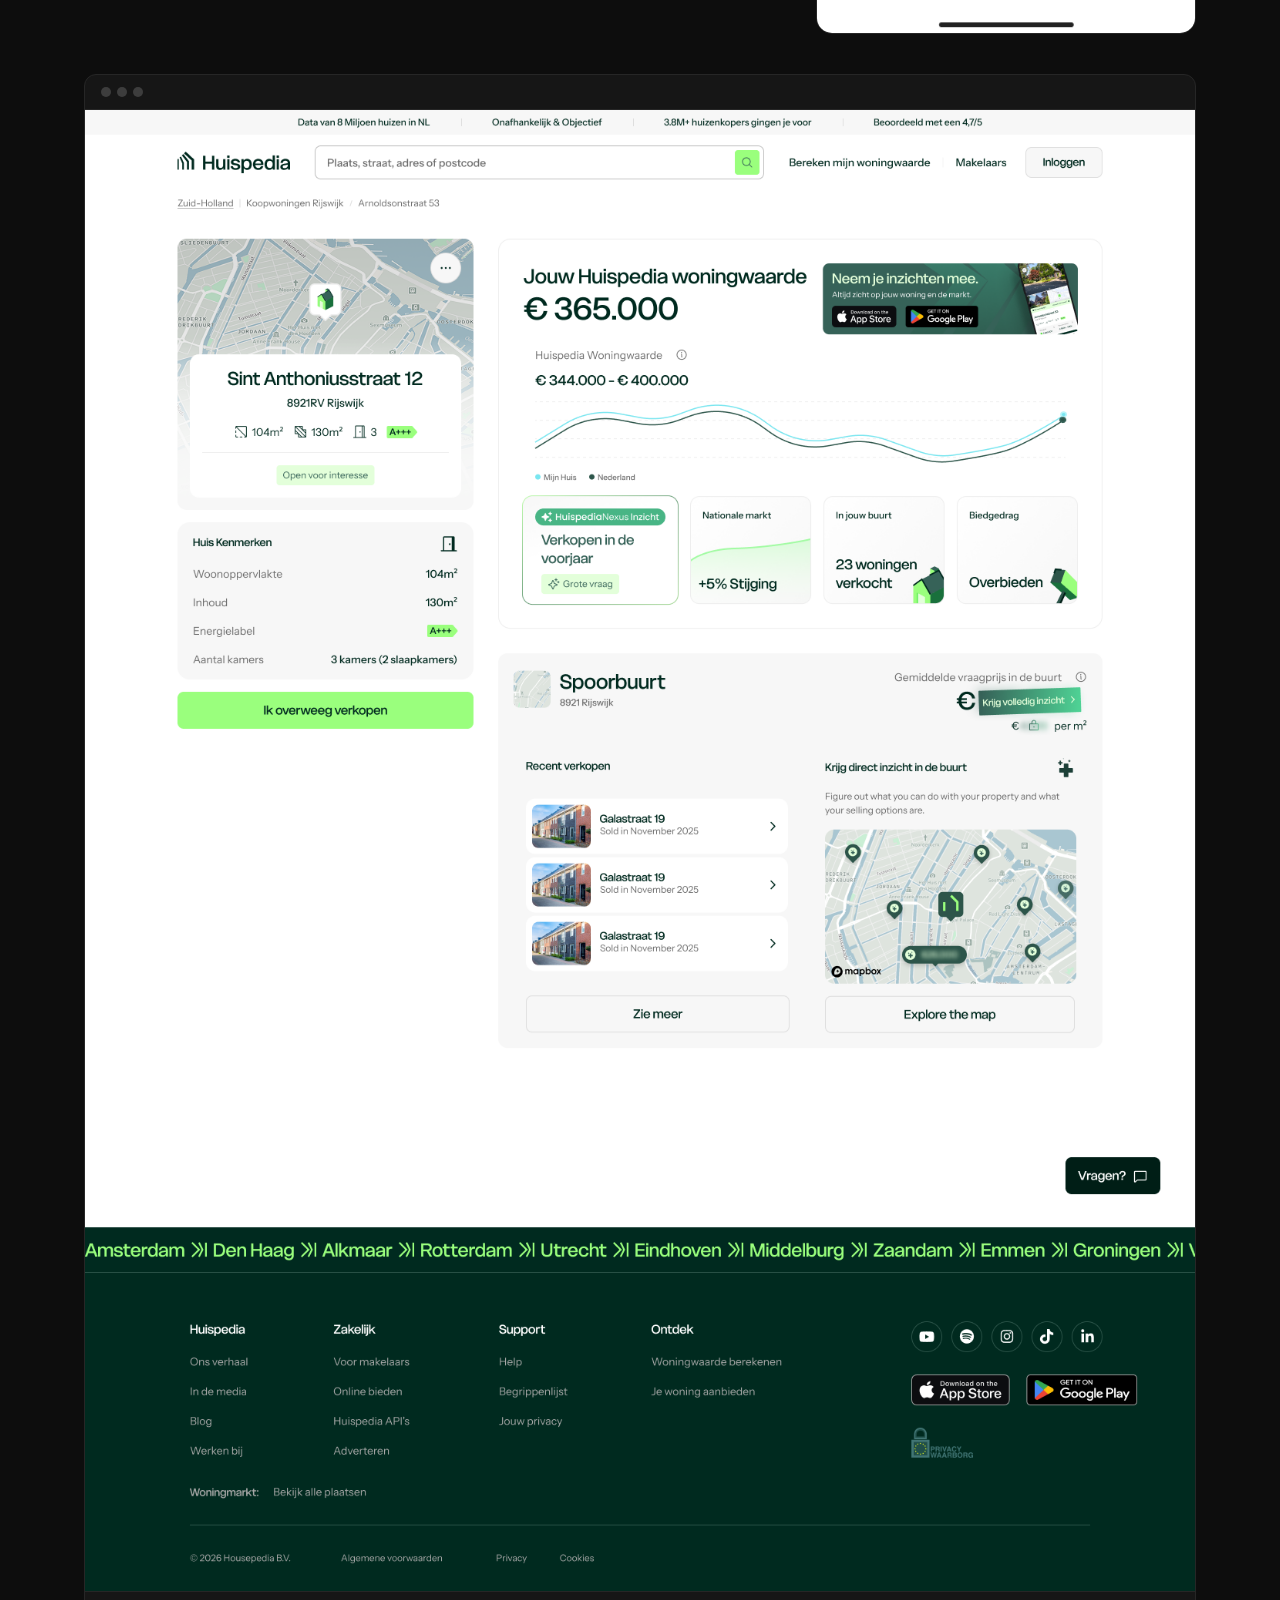
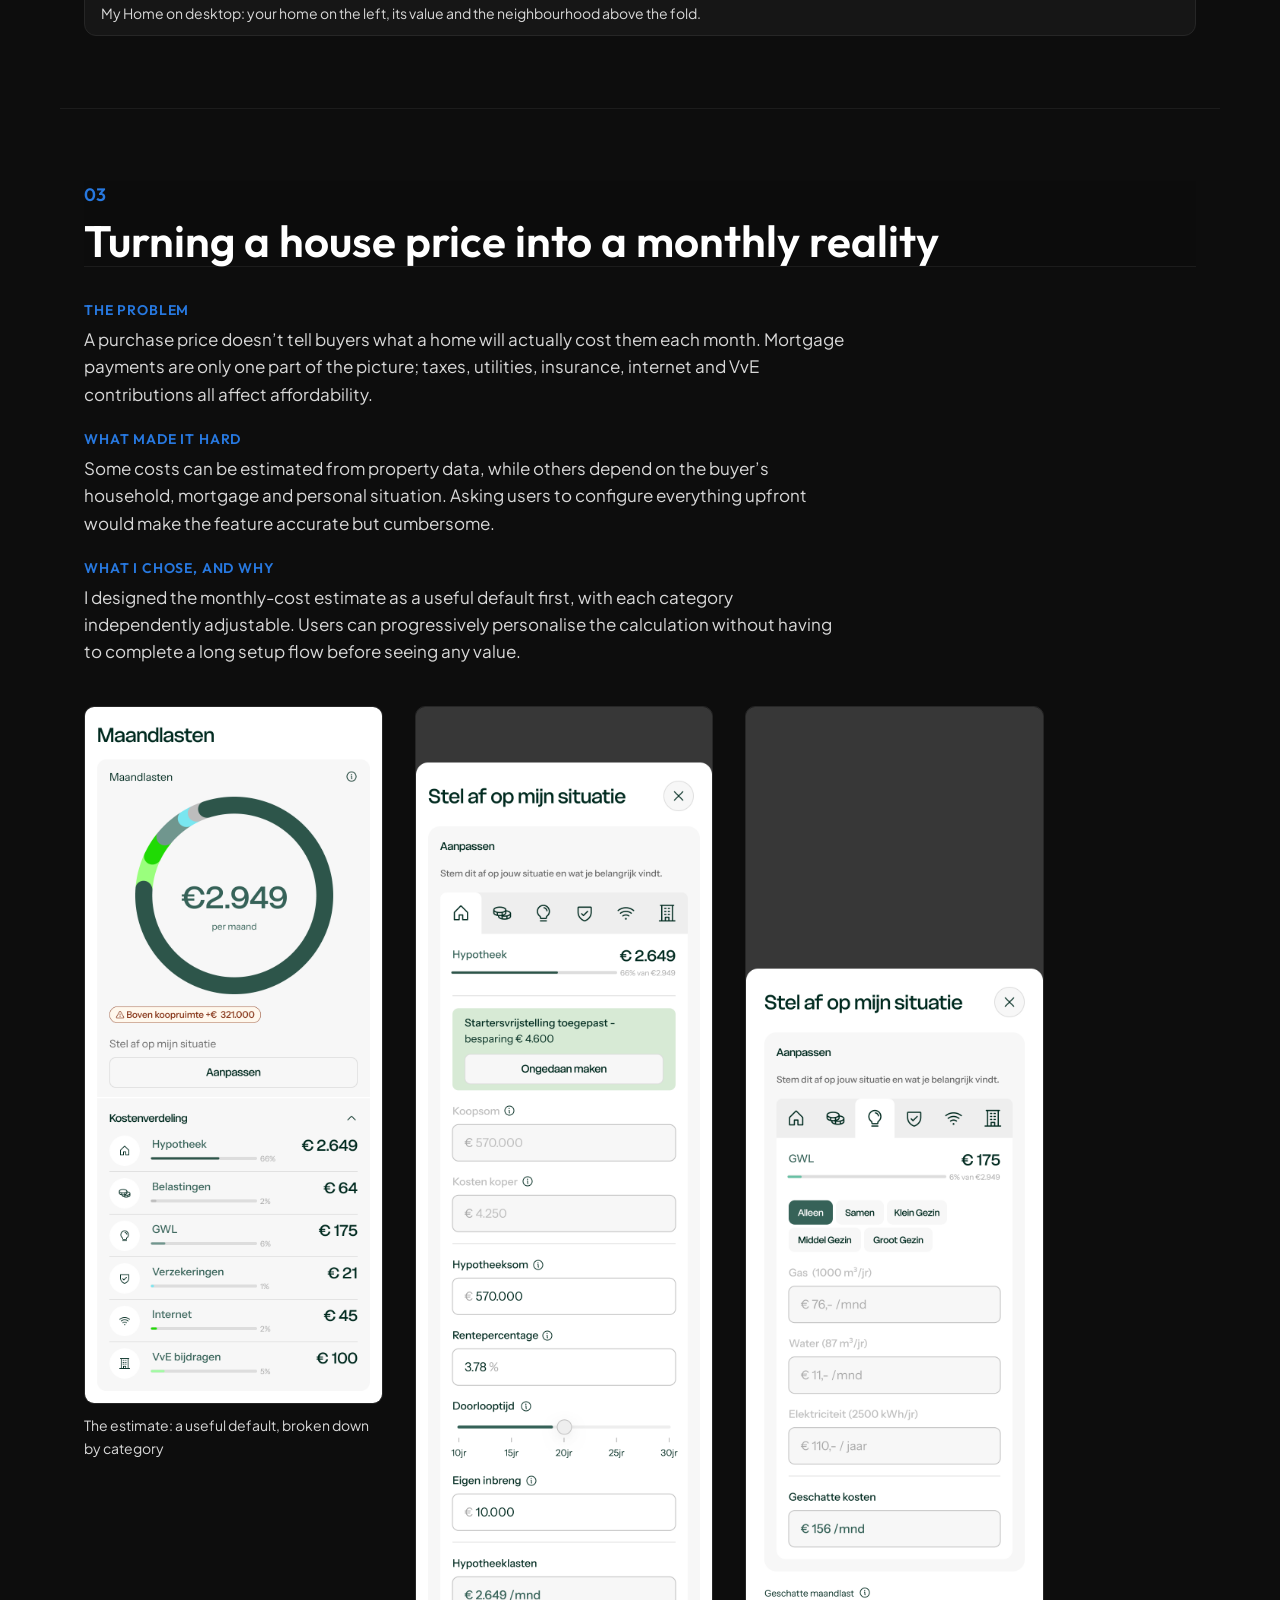
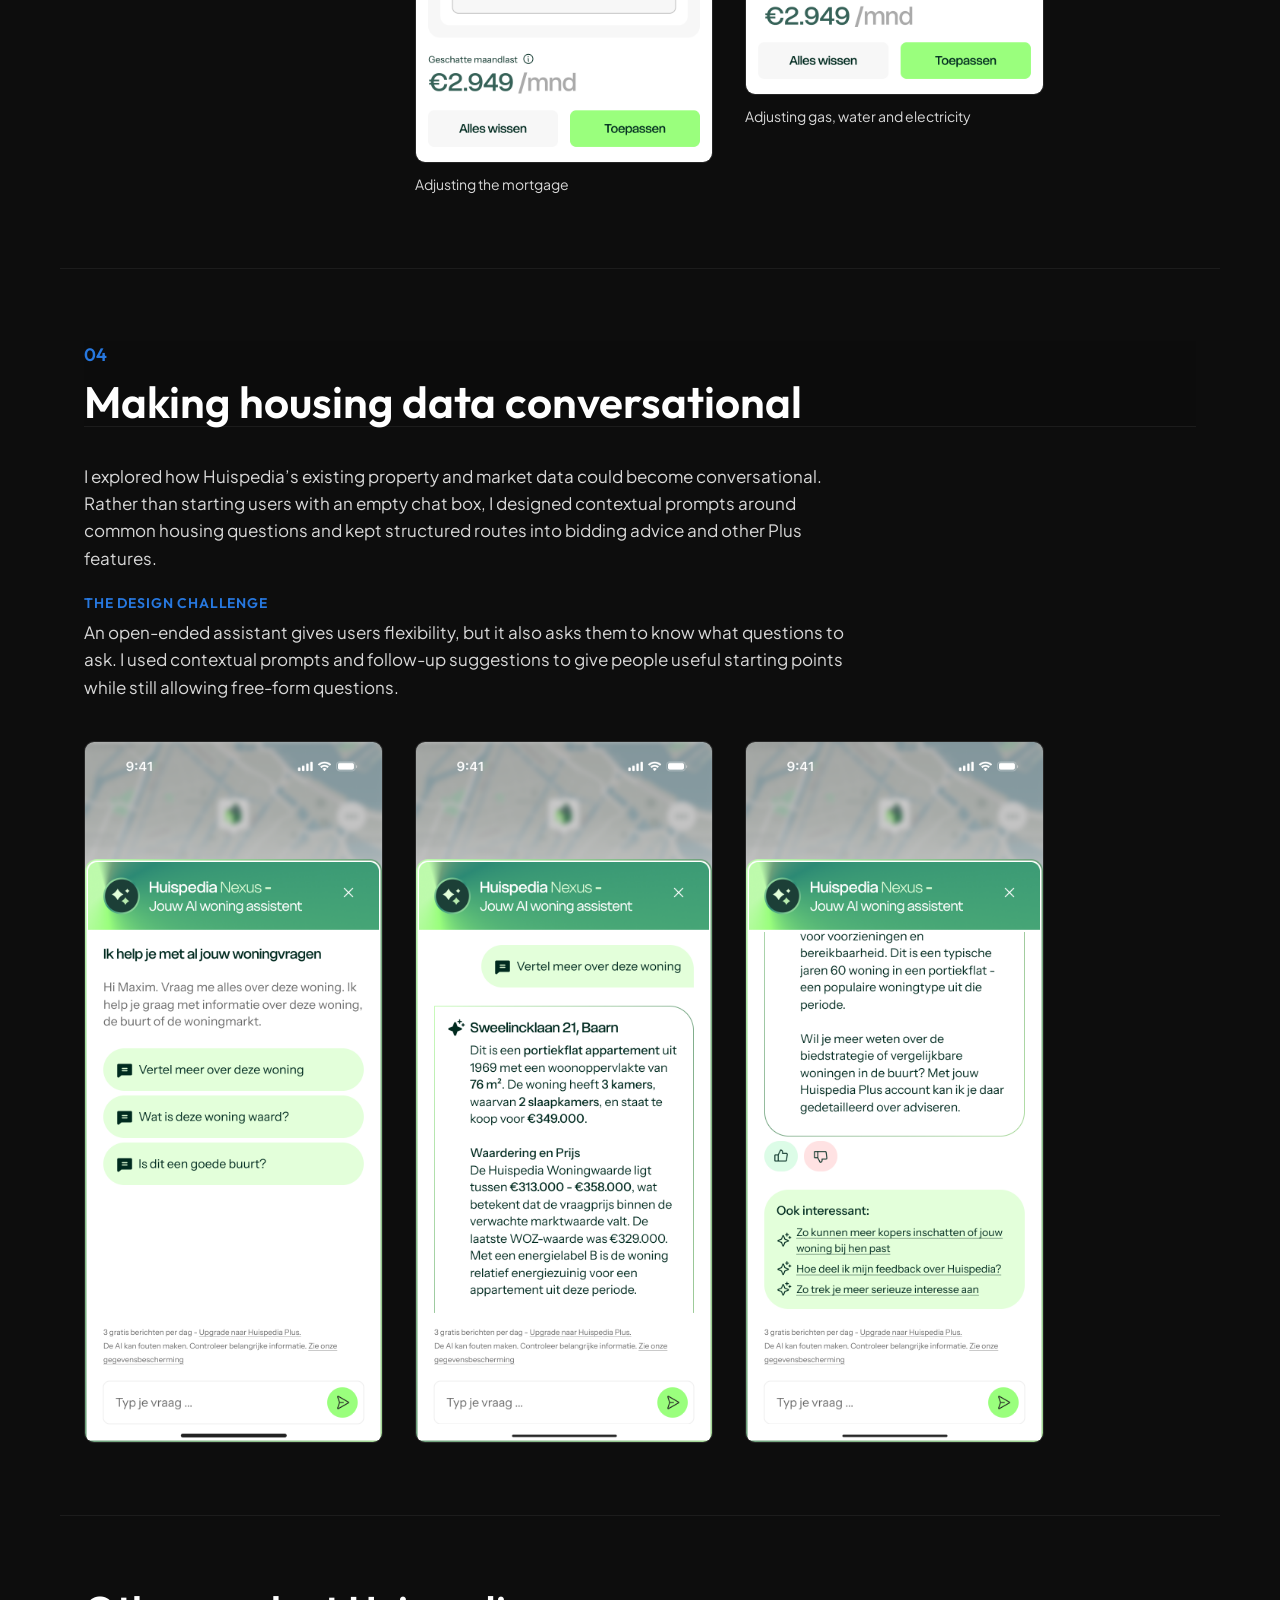
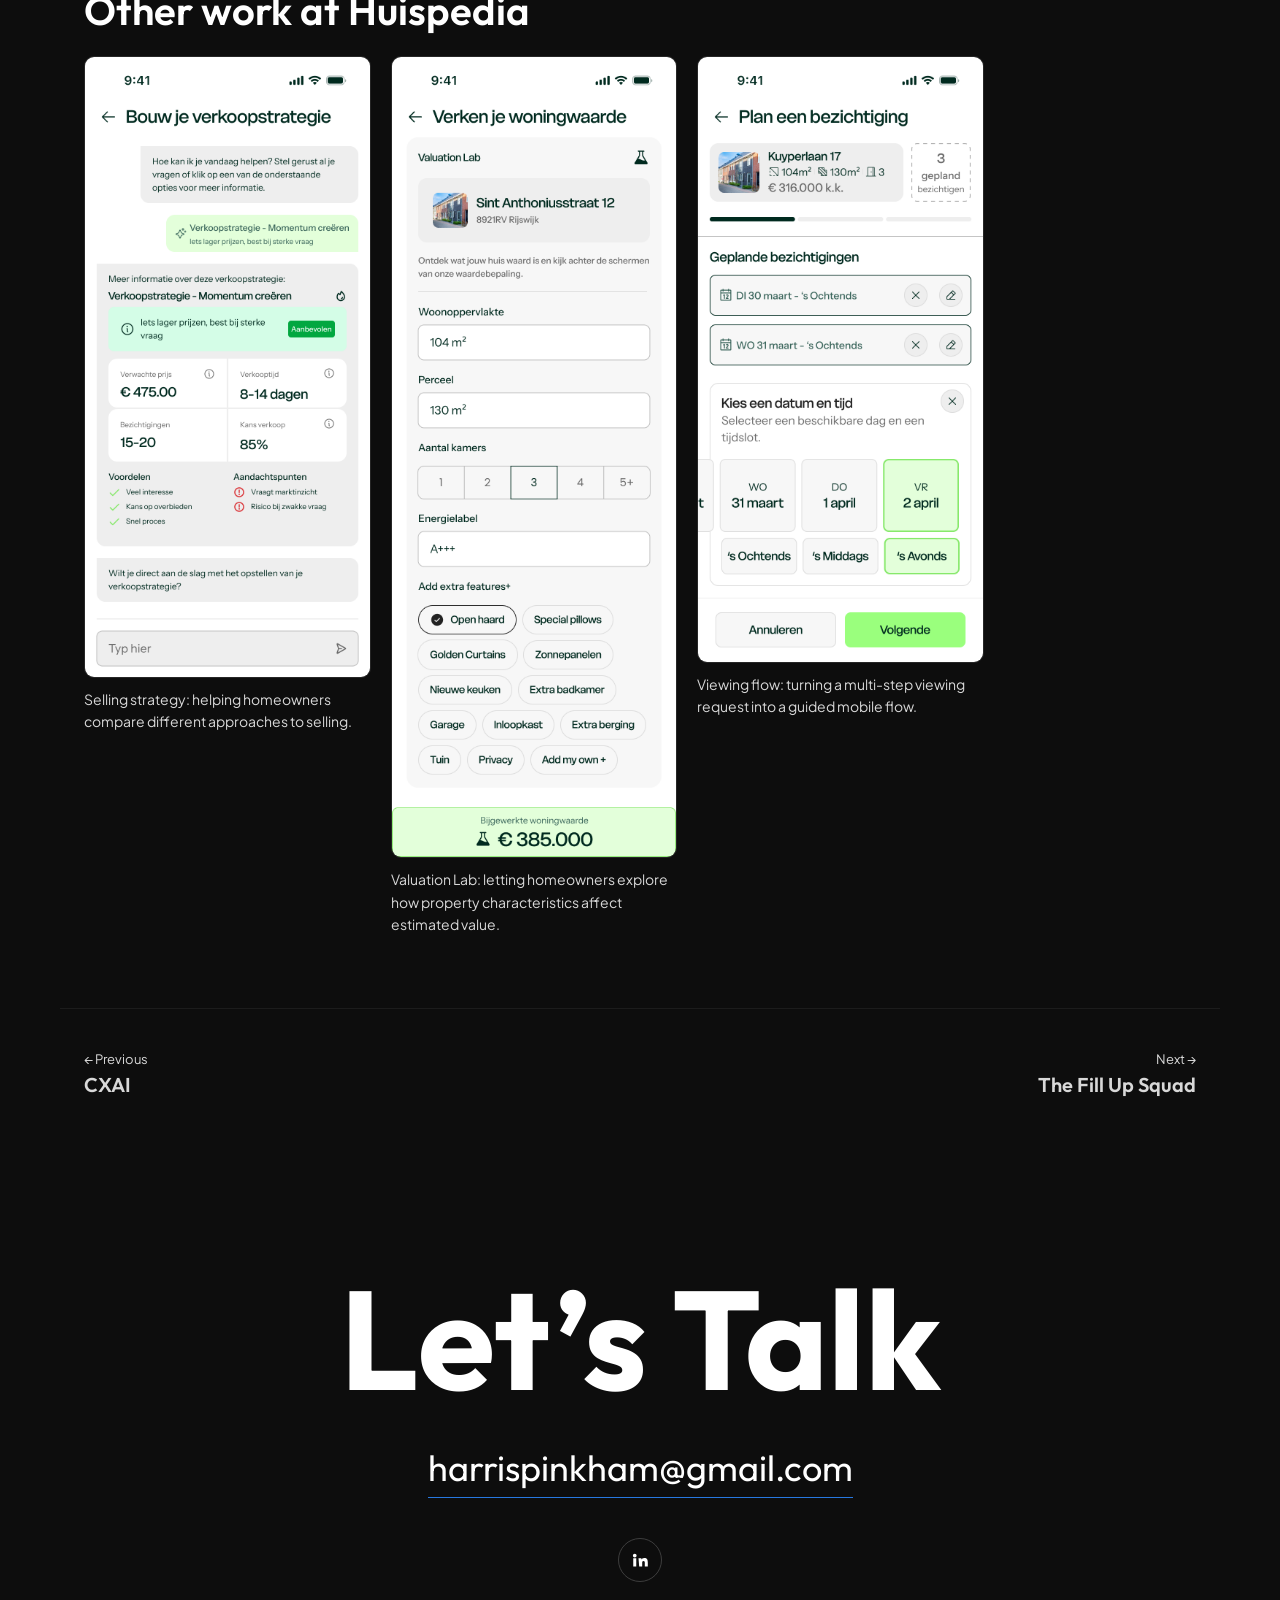
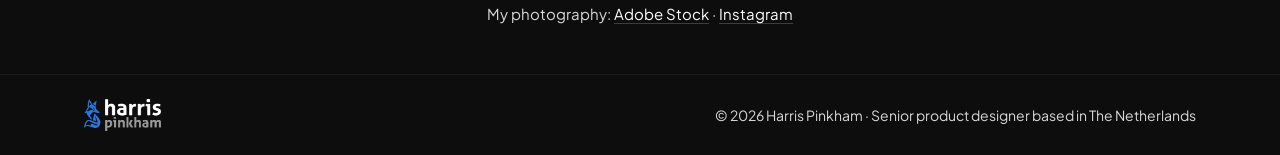
<file: projects/huispedia.html>
<!doctype html>
<html lang="en">
<head>
  <meta charset="utf-8">
  <meta name="viewport" content="width=device-width, initial-scale=1">
  <title>Huispedia — Harris Pinkham</title>
  <meta name="description" content="Huispedia: Dutch Real Estate platform. A UX/UI project by Harris Pinkham.">
  <link rel="canonical" href="https://harris-pinkham.onrender.com/projects/huispedia.html">
  <!-- Link previews (LinkedIn, WhatsApp, Slack, X…) -->
  <meta property="og:type" content="website">
  <meta property="og:site_name" content="Harris Pinkham">
  <meta property="og:title" content="Huispedia — Harris Pinkham">
  <meta property="og:description" content="Huispedia: Dutch Real Estate platform. A UX/UI project by Harris Pinkham.">
  <meta property="og:url" content="https://harris-pinkham.onrender.com/projects/huispedia.html">
  <meta property="og:image" content="https://harris-pinkham.onrender.com/assets/huispedia.png">
  <meta property="og:image:width" content="2048">
  <meta property="og:image:height" content="1328">
  <meta property="og:image:alt" content="Huispedia property valuation screens on laptop and phone">
  <meta name="twitter:card" content="summary_large_image">
  <meta name="twitter:title" content="Huispedia — Harris Pinkham">
  <meta name="twitter:description" content="Huispedia: Dutch Real Estate platform. A UX/UI project by Harris Pinkham.">
  <meta name="twitter:image" content="https://harris-pinkham.onrender.com/assets/huispedia.png">
  <link rel="icon" href="../assets/favicon.png" type="image/png">
  <link rel="apple-touch-icon" href="../assets/favicon.png">
  <link rel="preconnect" href="https://fonts.googleapis.com">
  <link rel="preconnect" href="https://fonts.gstatic.com" crossorigin>
  <link href="https://fonts.googleapis.com/css2?family=Outfit:wght@400;500;600;700&family=Plus+Jakarta+Sans:wght@400;500&display=swap" rel="stylesheet">
  <link rel="stylesheet" href="../styles.css">
</head>
<body>

<header>
  <div class="wrap">
    <a class="logo" href="../index.html" aria-label="Harris Pinkham, home"><img src="../assets/logo.png" alt="harris pinkham" width="497" height="206"></a>
    <nav class="site-nav" aria-label="Main">
      <a href="../index.html#work" aria-current="page">Projects</a>
      <a href="../process.html">Process</a>
      <a href="../ai.html">AI</a>
      <a href="../index.html#about">About</a>
    </nav>
    <a class="btn" href="#contact">CONTACT ↗</a>
    <button class="menu-btn" type="button" popovertarget="menu" aria-label="Open menu"><span></span><span></span><span></span></button>
  </div>
</header>

<div id="menu" class="drawer" popover>
  <div class="drawer-handle" aria-hidden="true"></div>
  <button class="drawer-close" type="button" popovertarget="menu" popovertargetaction="hide" aria-label="Close menu">✕</button>
  <nav class="drawer-nav" aria-label="Menu">
        <a href="../index.html#work" aria-current="page">Projects</a>
        <a href="../process.html">Process</a>
        <a href="../ai.html">AI</a>
        <a href="../index.html#about">About</a>
  </nav>
  <a class="btn" href="#contact">CONTACT ↗</a>
</div>

<main>
  <section class="page-hero">
    <div class="wrap">
      <a class="back" href="../index.html#work">← All projects</a>
      <p class="tag">Real Estate</p>
      <h1>Huispedia</h1>
      <p class="lead">Dutch Real Estate platform</p>
    </div>
  </section>

  <div class="wrap">
    <img class="cover" src="../assets/huispedia.png" alt="Huispedia property valuation screens on laptop and phone" width="2048" height="1328">
  </div>

  <section class="wrap project-info">
    <div>
      <h2 class="sub">Overview</h2>
      <p>At Huispedia, I design tools that turn complex housing data into decisions people can actually make — from understanding what their home is worth to deciding how much to bid on their next one.</p>
      <p>As Senior Product Designer, I work closely with developers, data scientists and the CTO. The data team builds the models behind things like home valuations, estimated value ranges and bidding advice; my job is to turn those outputs into experiences people can understand and act on.</p>
    </div>
    <dl class="meta">
      <div><dt>Category</dt><dd>Real Estate</dd></div>
      <div><dt>Platform</dt><dd>Web &amp; mobile</dd></div>
      <div><dt>My role</dt><dd>Senior Product Designer</dd></div>
      <div><dt>Since</dt><dd>December 2025</dd></div>
      <div><dt>Team</dt><dd>CTO, developers, product designers, data scientists</dd></div>
          <div><dt>Website</dt><dd><a class="site-link" href="https://www.huispedia.nl" target="_blank" rel="noopener">www.huispedia.nl ↗</a></dd></div>
    </dl>
  </section>

  <!-- Case study: four design stories. Images live in projects/huispedia/;
       files named in the "to supply" list are added by Harris. -->
  <section class="wrap story">
    <header class="story-head">
      <span class="story-no">01</span>
      <h2>Making bidding advice impossible to miss</h2>
    </header>
    <div class="story-split">
      <div class="story-text">
        <h4>The problem</h4>
        <p>A property page holds many competing pieces of information: photos, specifications, the energy label, pricing and neighbourhood data. Bidding advice is one of the most decision-critical of them, but the previous grey banner was vague and didn’t give it enough visual priority.</p>
        <h4>What made it hard</h4>
        <p>The challenge was information architecture: giving the advice priority on a dense page without crowding out everything else people need to see.</p>
        <h4>What I chose, and why</h4>
        <p>I strengthened its hierarchy through placement, colour and a dedicated treatment: a prominent green banner directly below the asking price, with the advice colour-coded orange for overbidding and light green for underbidding. Clicking the banner opens the Huispedia Plus modal.</p>
        <h4>The result</h4>
        <p>I A/B tested the new banner, and users found the bidding advice much easier to find.</p>
      </div>
      <figure class="browser"><div class="browser-bar"><span></span><span></span><span></span></div><img src="huispedia/huispedia-14.png" alt="Property listing page with a prominent green banner showing the expected overbid below the asking price" loading="lazy"></figure>
    </div>
  </section>

  <section class="wrap story">
    <header class="story-head">
      <span class="story-no">02</span>
      <h2>Designing value before the paywall</h2>
    </header>
    <div class="story-split story-hero">
      <div class="story-text sticky">
        <p class="story-credit">My Home redesign, designed together with another designer.</p>
        <h4>The problem</h4>
        <p>When homeowners view their own house, they want to know what it’s worth, how it compares to other houses in the neighbourhood, and how its value has changed compared to the market.</p>
        <h4>What made it hard</h4>
        <p>Huispedia needs to give homeowners enough free value to find My Home useful, while preserving meaningful reasons to subscribe to Huispedia Plus. Locking everything behind a paywall risked people leaving the page, and would have hurt how the pages are found through search.</p>
        <h4>What we chose, and why</h4>
        <p>Together with the CTO, we decided that homeowners can always see the value of their own home for free, while deeper insights into the surrounding market require Huispedia Plus. The locked insights are a deliberate teaser: a lock and blurred figures show what’s available.</p>
        <p>This creates a progression from “What is my home worth?” to “What is happening around me?” The details of your home stay visible on the left, the neighbourhood sits above the fold, and the map lets people explore further out.</p>
      </div>
      <figure class="mobile-long"><img src="huispedia/my-home-final.png" alt="The redesigned My Home page on mobile, from the home’s value down to the surrounding neighbourhood" loading="lazy"></figure>
    </div>
    <div class="story-media">
      <figure class="browser"><div class="browser-bar"><span></span><span></span><span></span></div><img src="huispedia/my-home-desktop.png" alt="The redesigned My Home page on desktop, with the home’s value and the neighbourhood above the fold" loading="lazy"><figcaption>My Home on desktop: your home on the left, its value and the neighbourhood above the fold.</figcaption></figure>
    </div>
  </section>

  <section class="wrap story">
    <header class="story-head">
      <span class="story-no">03</span>
      <h2>Turning a house price into a monthly reality</h2>
    </header>
    <div class="story-text">
      <h4>The problem</h4>
      <p>A purchase price doesn’t tell buyers what a home will actually cost them each month. Mortgage payments are only one part of the picture; taxes, utilities, insurance, internet and VvE contributions all affect affordability.</p>
      <h4>What made it hard</h4>
      <p>Some costs can be estimated from property data, while others depend on the buyer’s household, mortgage and personal situation. Asking users to configure everything upfront would make the feature accurate but cumbersome.</p>
      <h4>What I chose, and why</h4>
      <p>I designed the monthly-cost estimate as a useful default first, with each category independently adjustable. Users can progressively personalise the calculation without having to complete a long setup flow before seeing any value.</p>
    </div>
    <div class="story-media phones">
      <figure><img src="huispedia/monthly-cost.png" alt="Monthly cost estimate of €2,949, broken down into mortgage, taxes, utilities, insurance, internet and VvE" loading="lazy"><figcaption>The estimate: a useful default, broken down by category</figcaption></figure>
      <figure><img src="huispedia/monthly-cost-mortgage.png" alt="Sheet for adjusting the mortgage part of the monthly cost" loading="lazy"><figcaption>Adjusting the mortgage</figcaption></figure>
      <figure><img src="huispedia/monthly-cost-utilities.png" alt="Sheet for adjusting gas, water and electricity costs" loading="lazy"><figcaption>Adjusting gas, water and electricity</figcaption></figure>
    </div>
  </section>

  <section class="wrap story">
    <header class="story-head">
      <span class="story-no">04</span>
      <h2>Making housing data conversational</h2>
    </header>
    <div class="story-text">
      <p>I explored how Huispedia’s existing property and market data could become conversational. Rather than starting users with an empty chat box, I designed contextual prompts around common housing questions and kept structured routes into bidding advice and other Plus features.</p>
      <h4>The design challenge</h4>
      <p>An open-ended assistant gives users flexibility, but it also asks them to know what questions to ask. I used contextual prompts and follow-up suggestions to give people useful starting points while still allowing free-form questions.</p>
    </div>
    <div class="story-media phones">
      <figure><img src="huispedia/assistant-1-prompts.png" alt="The assistant opening with contextual prompts about the property" loading="lazy"></figure>
      <figure><img src="huispedia/assistant-2-answer.png" alt="The assistant answering a question about the property" loading="lazy"></figure>
      <figure><img src="huispedia/assistant-3-follow-ups.png" alt="Related follow-up suggestions after an answer" loading="lazy"></figure>
    </div>
  </section>

  <section class="wrap story other-work">
    <h2 class="sub">Other work at Huispedia</h2>
    <div class="gallery three">
      <figure><img src="huispedia/selling-strategy.png" alt="Comparing different approaches to selling a home" loading="lazy"><figcaption>Selling strategy: helping homeowners compare different approaches to selling.</figcaption></figure>
      <figure><img src="huispedia/huispedia-11.png" alt="Valuation Lab form for adjusting property characteristics" loading="lazy"><figcaption>Valuation Lab: letting homeowners explore how property characteristics affect estimated value.</figcaption></figure>
      <figure><img src="huispedia/viewing-flow.png" alt="Guided mobile flow for requesting a viewing" loading="lazy"><figcaption>Viewing flow: turning a multi-step viewing request into a guided mobile flow.</figcaption></figure>
    </div>
  </section>

  <nav class="wrap project-nav" aria-label="More projects">
    <a href="cxai.html"><small>← Previous</small><span>CXAI</span></a>
    <a href="fill-up-squad.html"><small>Next →</small><span>The Fill Up Squad</span></a>
  </nav>

  <section class="contact" id="contact">
    <div class="wrap">
      <h2 class="big">Let’s Talk</h2>
      <a class="email" href="mailto:harrispinkham@gmail.com">harrispinkham@gmail.com</a>
      <div class="socials">
        <a href="https://www.linkedin.com/in/harrispinkham/" aria-label="LinkedIn"><svg viewBox="0 0 24 24"><path d="M4.98 3.5a2.5 2.5 0 1 1 0 5 2.5 2.5 0 0 1 0-5zM3 9.75h4v11H3zm7 0h3.8v1.5h.06c.53-1 1.83-2.06 3.77-2.06 4.03 0 4.77 2.65 4.77 6.1v5.46h-4v-4.84c0-1.16-.02-2.64-1.61-2.64-1.61 0-1.86 1.26-1.86 2.56v4.92h-4z"/></svg></a>
      </div>
      <p class="photo-links">My photography: <a href="https://stock.adobe.com/nl/contributor/207331564/Harris%20Pinkham">Adobe Stock</a> · <a href="https://www.instagram.com/indiaskapie">Instagram</a></p>
    </div>
  </section>
</main>

<footer>
  <div class="wrap">
    <img src="../assets/logo.png" alt="harris pinkham" width="497" height="206">
    <p>© 2026 Harris Pinkham · Senior product designer based in The Netherlands</p>
  </div>
</footer>

<script src="../menu.js" defer></script>
</body>
</html>
</file>
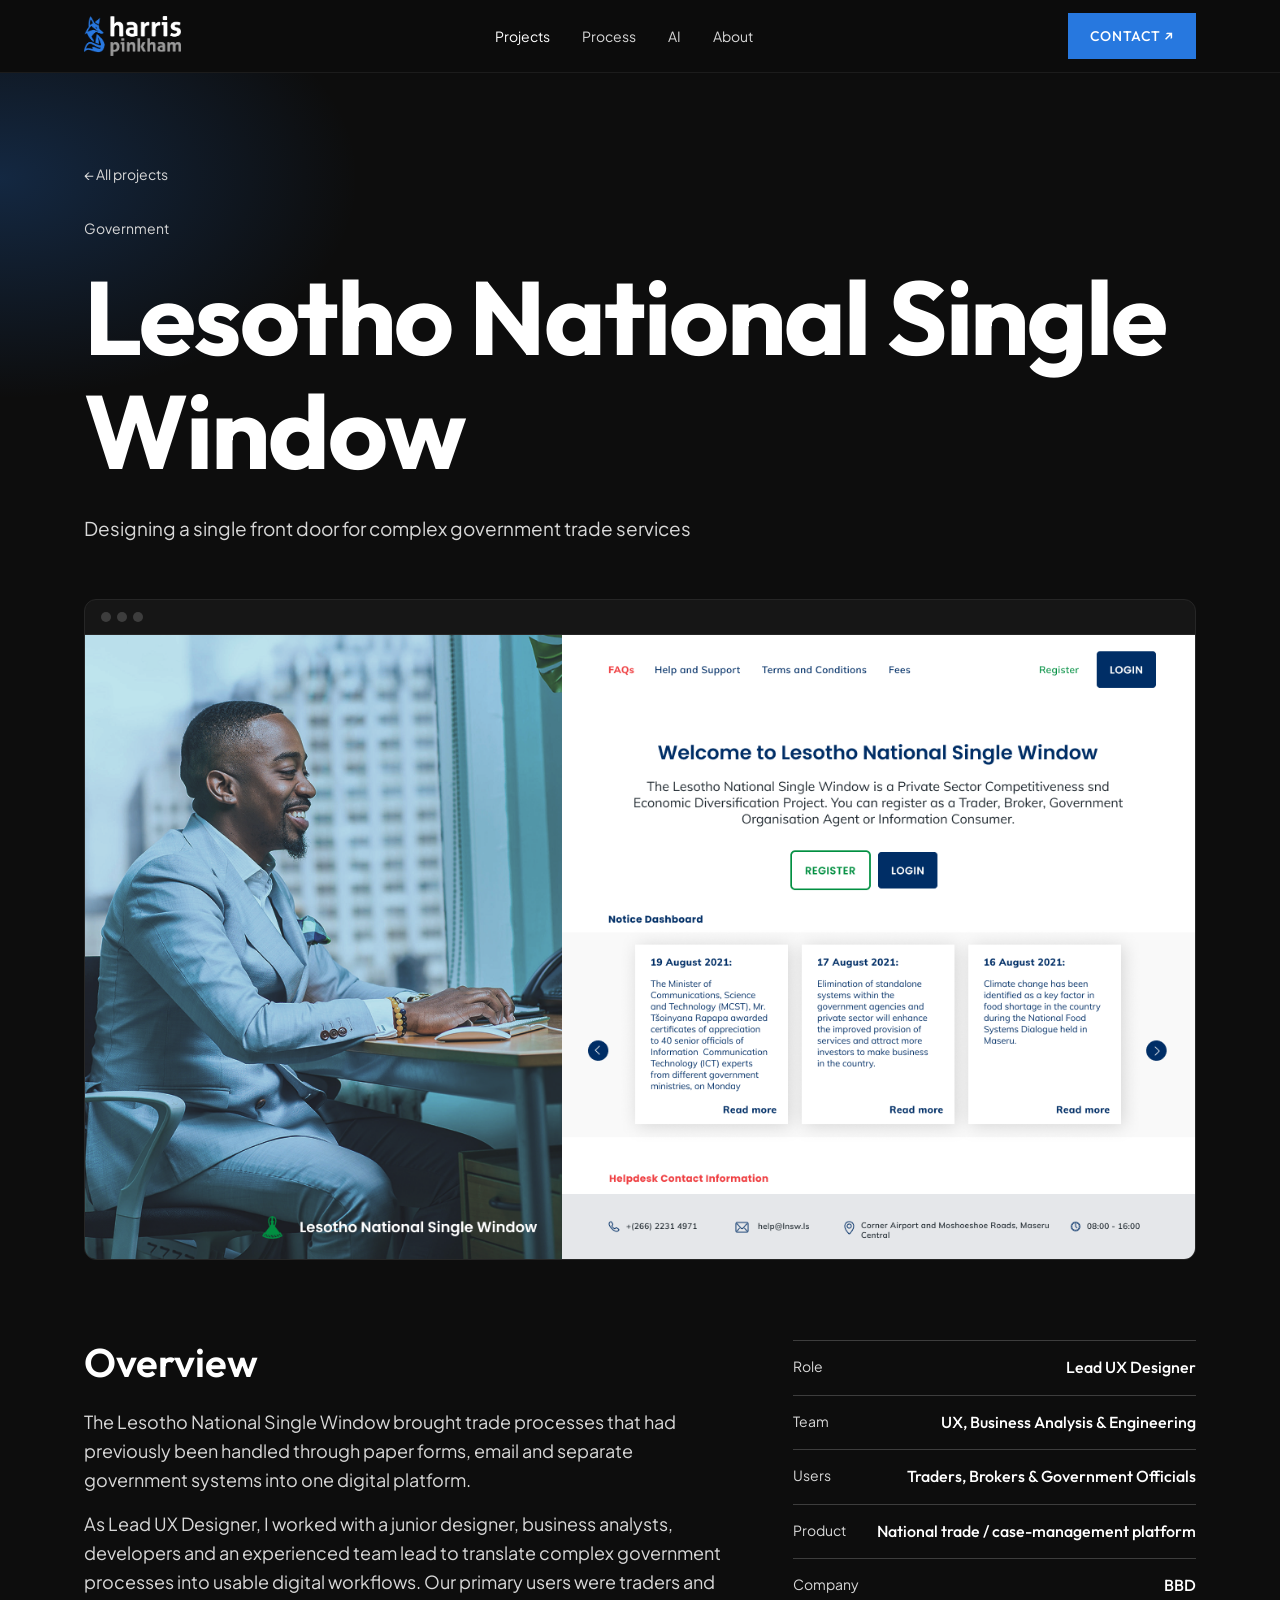
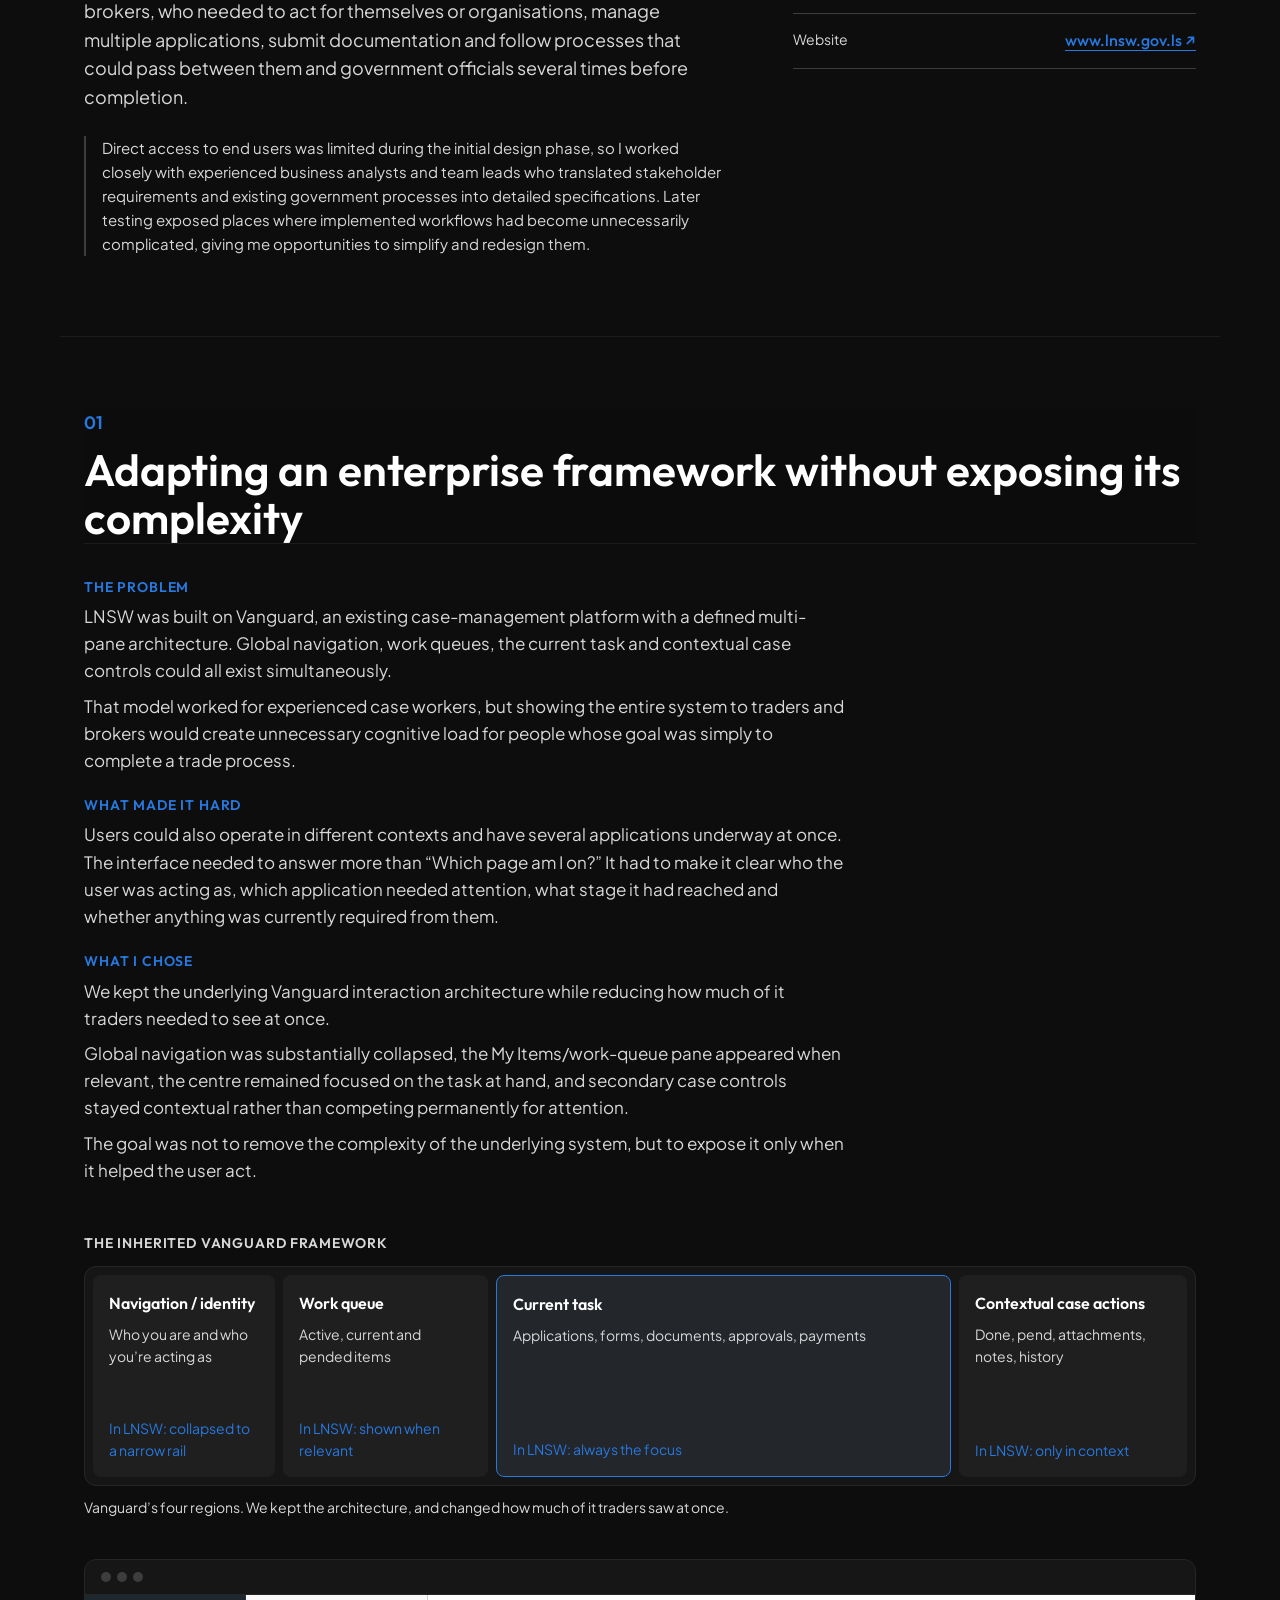
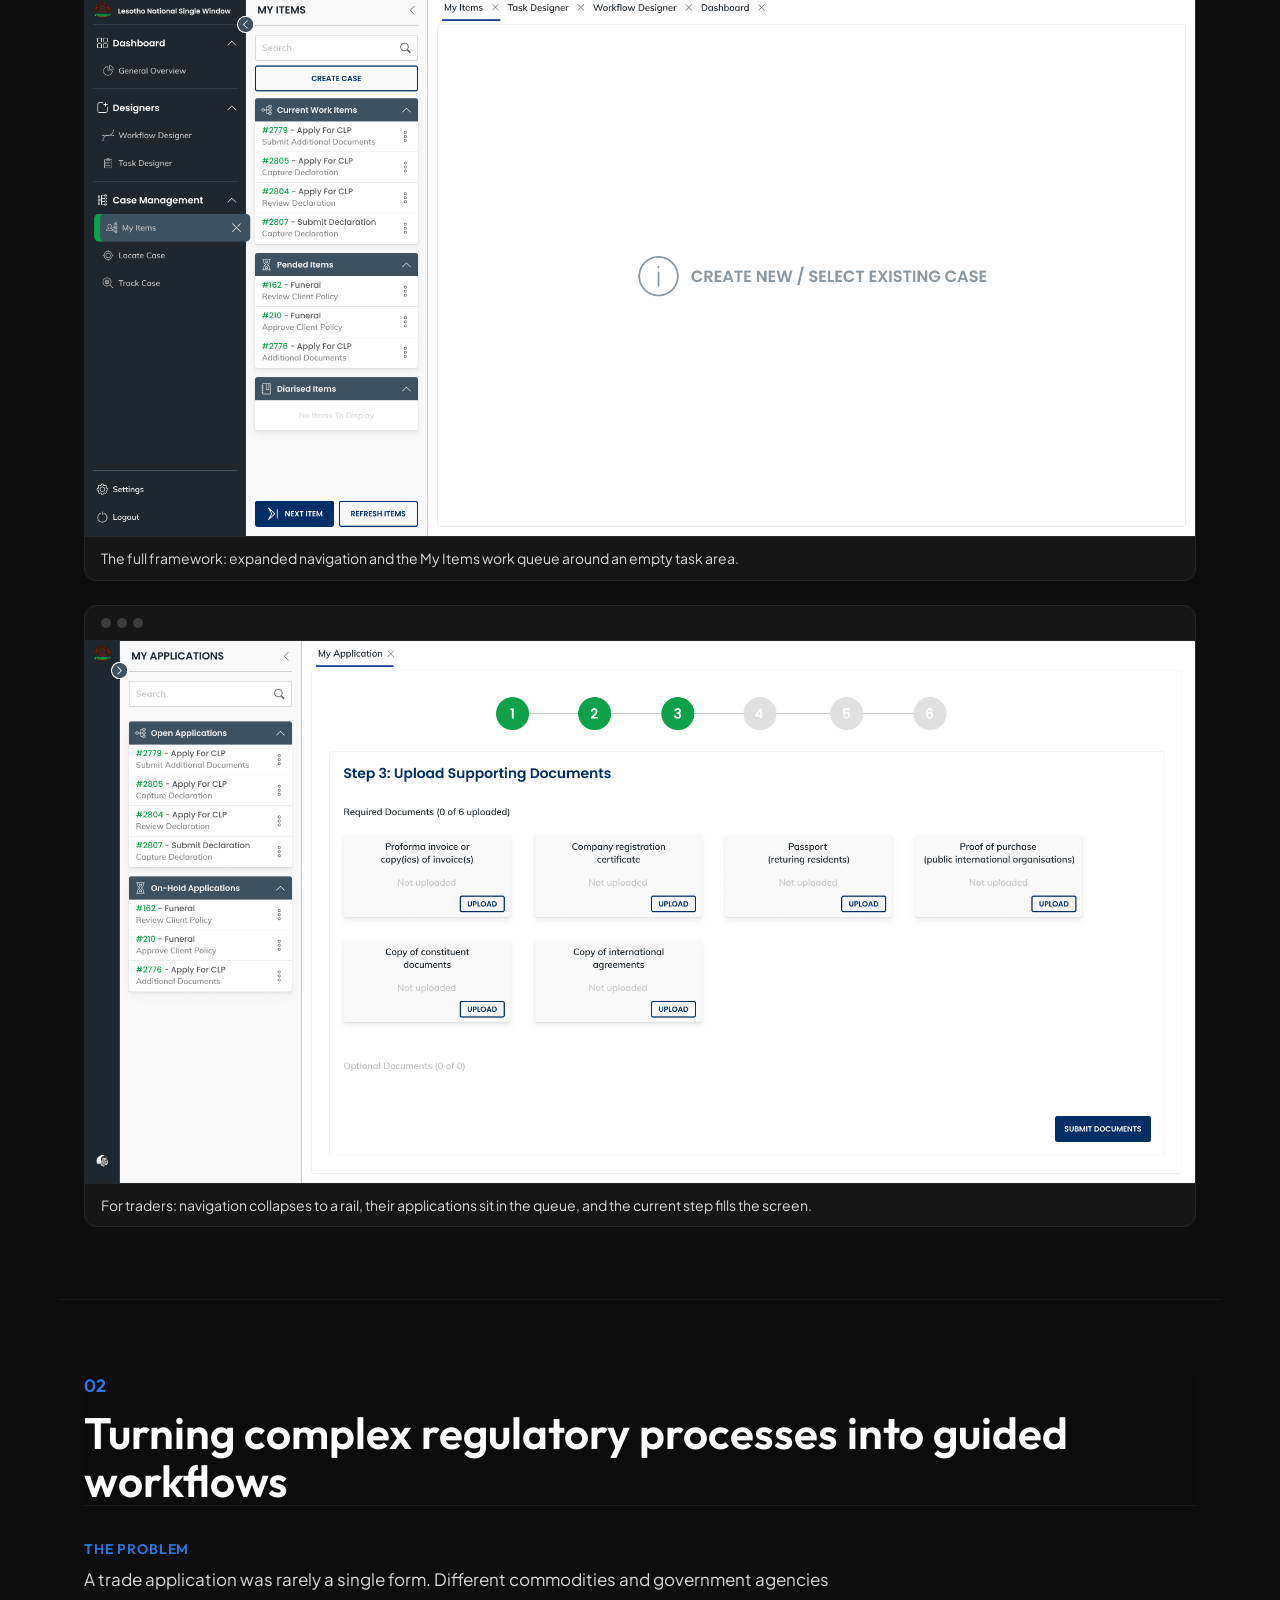
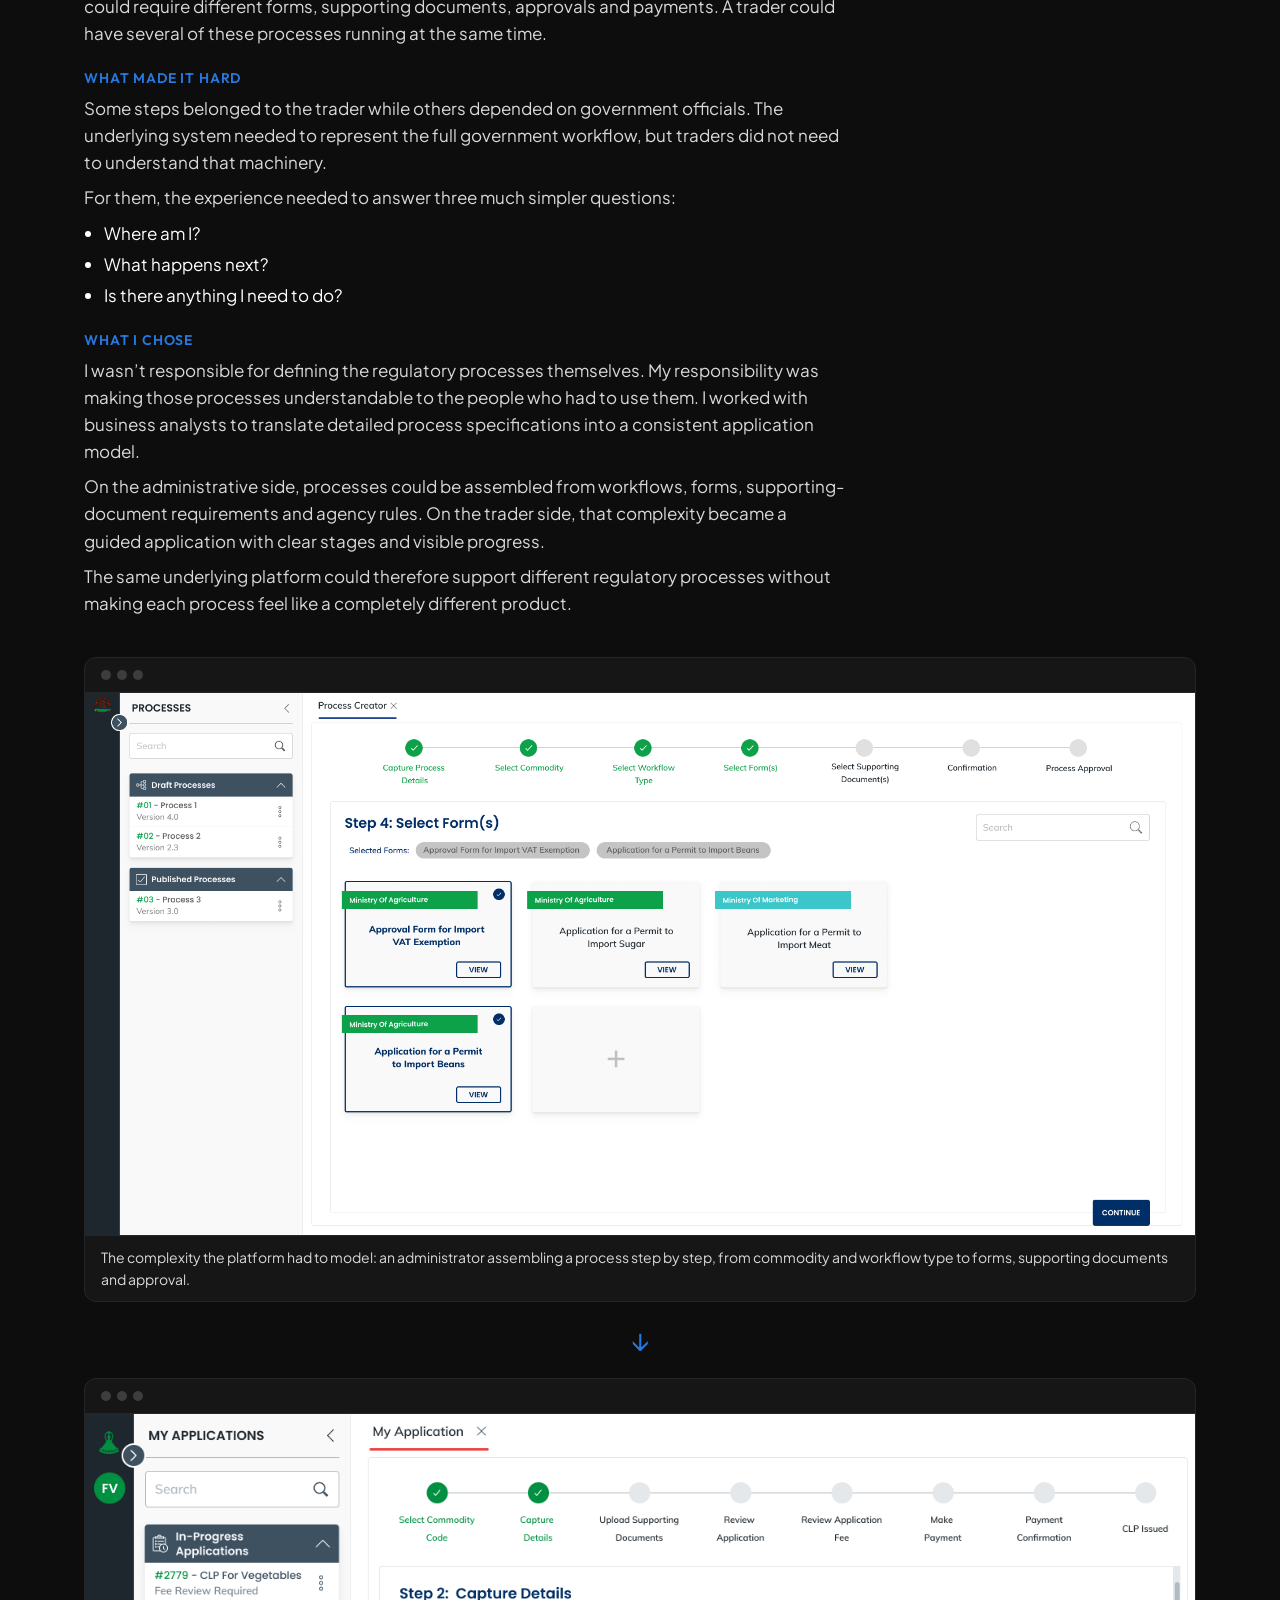
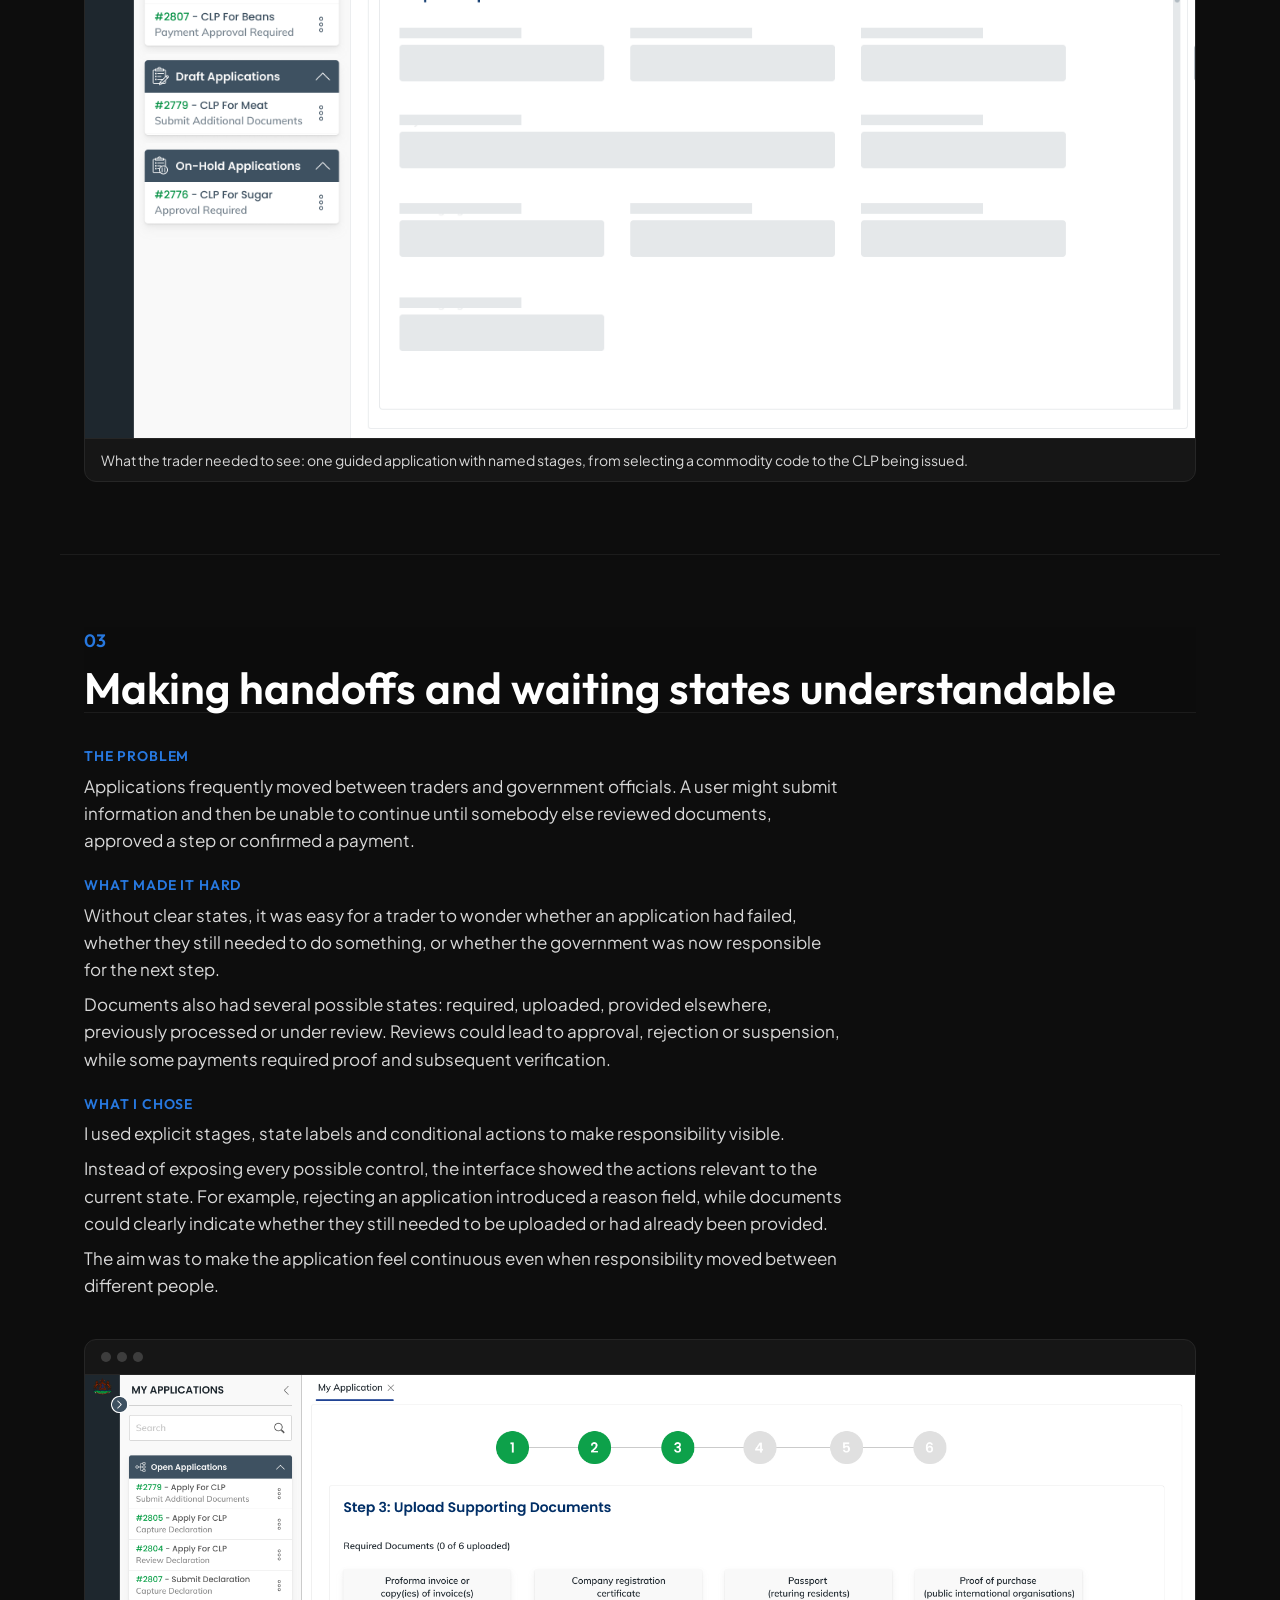
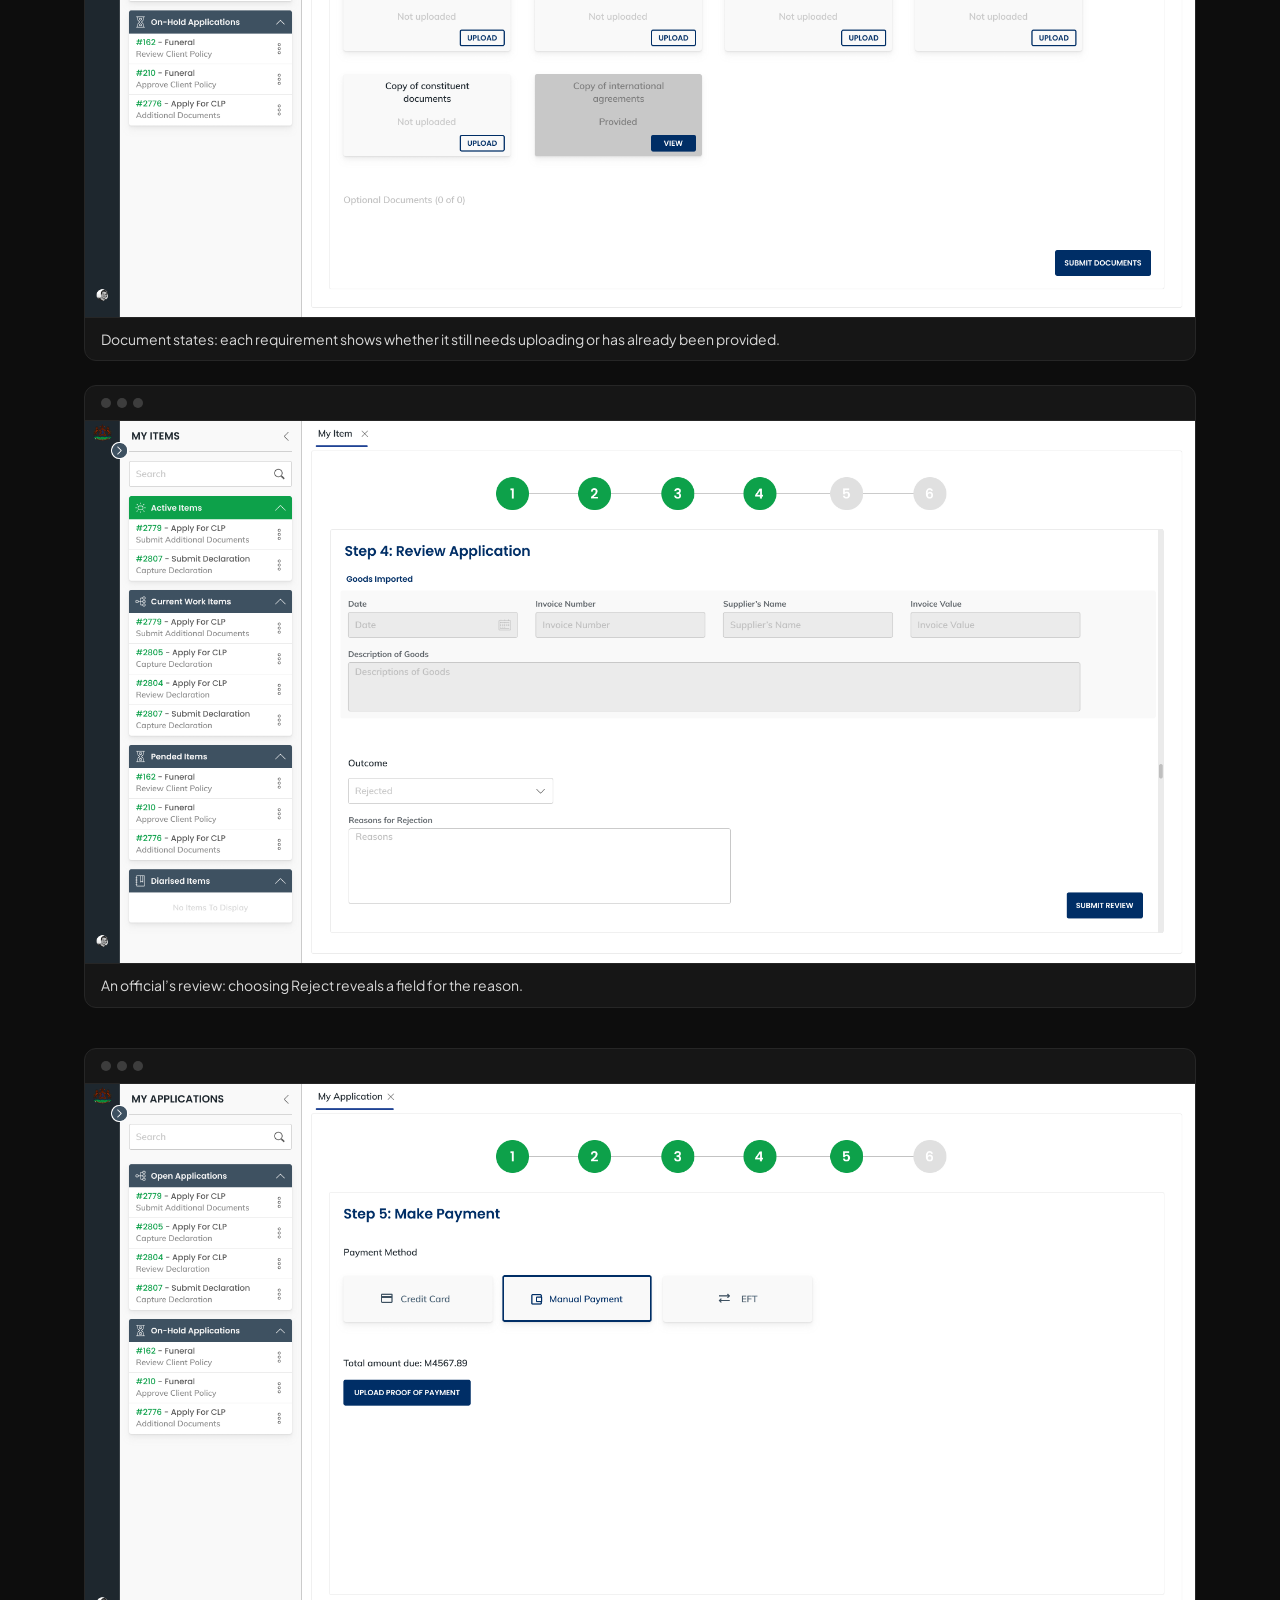
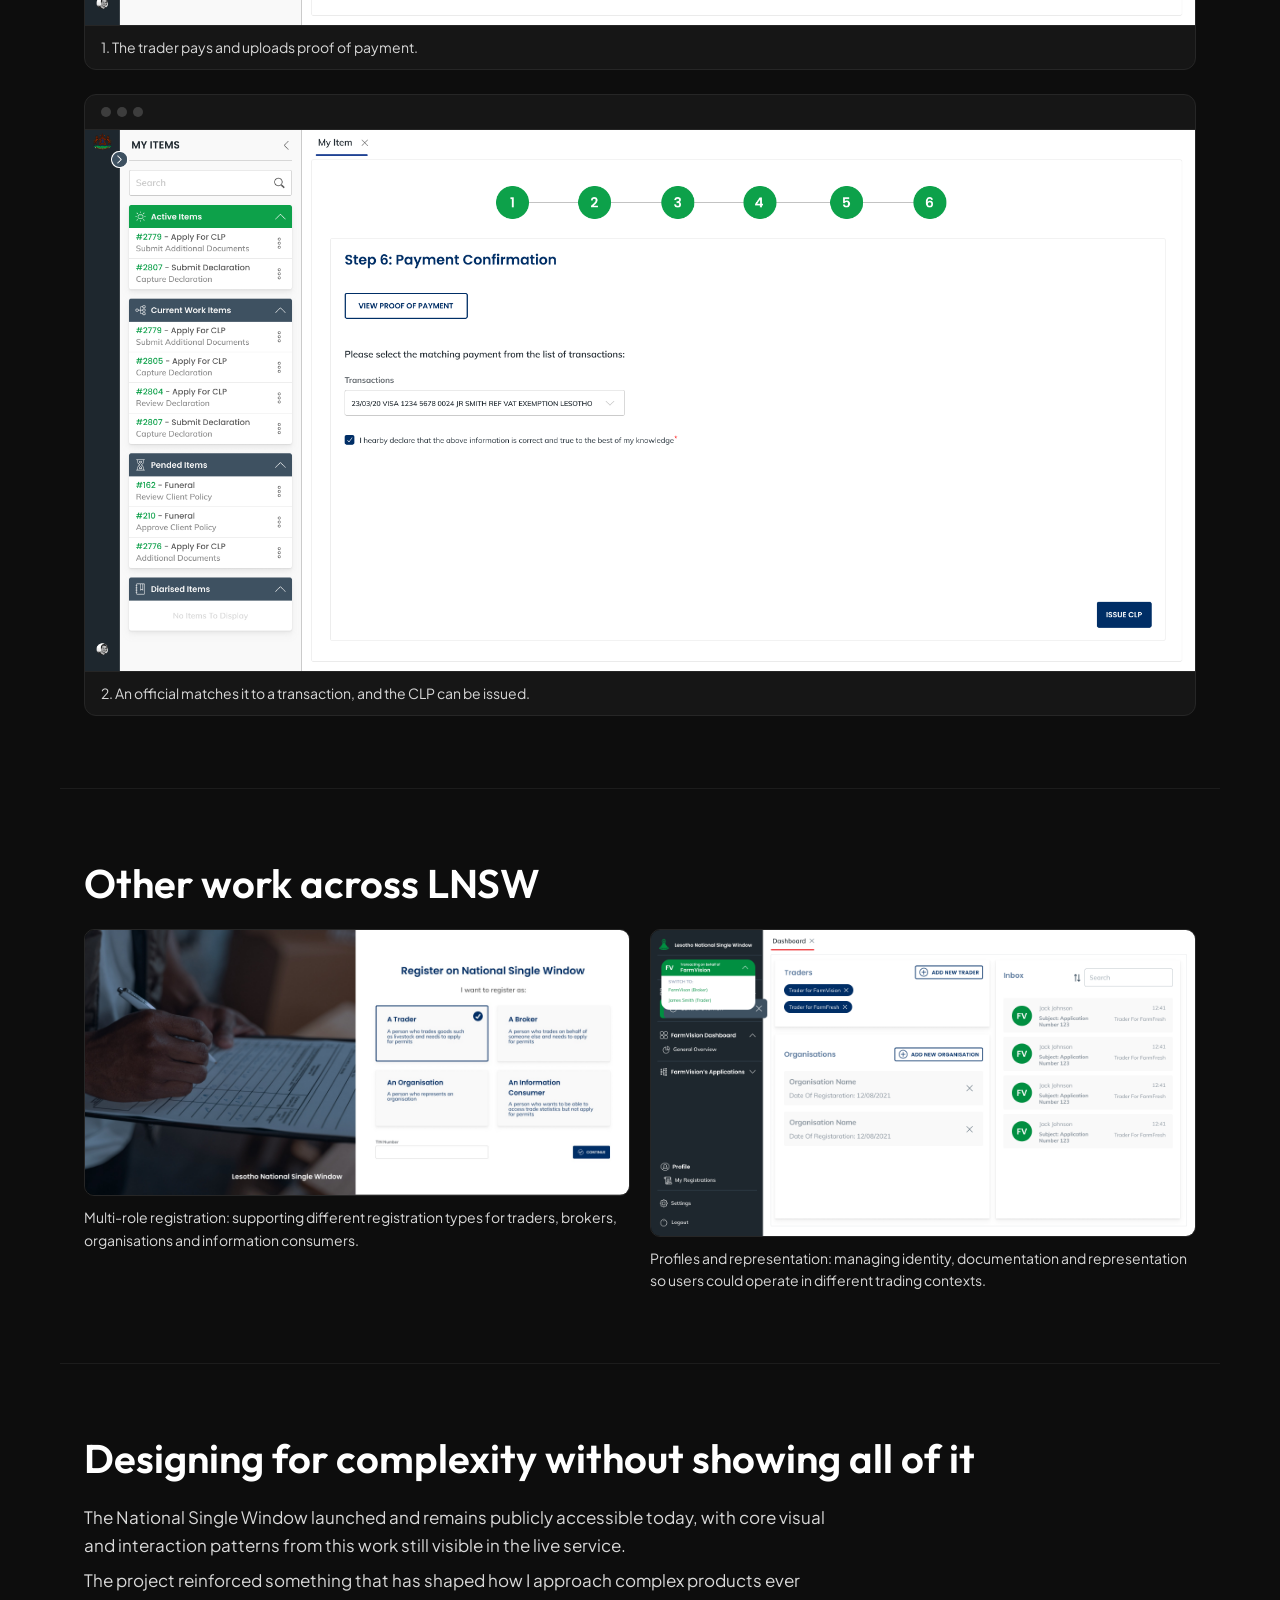
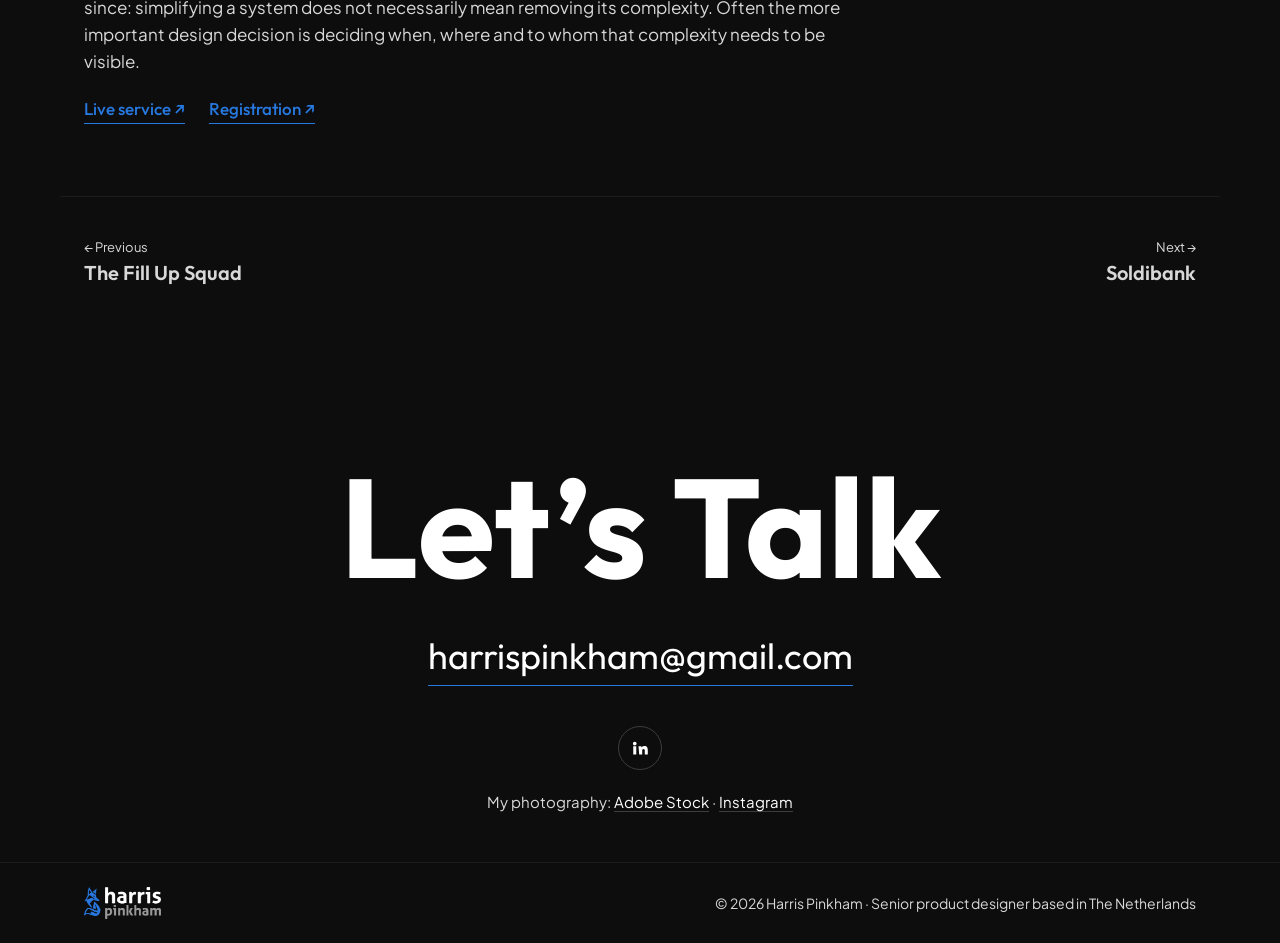
<file: projects/national-single-window.html>
<!doctype html>
<html lang="en">
<head>
  <meta charset="utf-8">
  <meta name="viewport" content="width=device-width, initial-scale=1">
  <title>Lesotho National Single Window — Harris Pinkham</title>
  <meta name="description" content="Lesotho National Single Window: Border Control Modernisation. A UX/UI project by Harris Pinkham.">
  <link rel="canonical" href="https://harris-pinkham.onrender.com/projects/national-single-window.html">
  <!-- Link previews (LinkedIn, WhatsApp, Slack, X…) -->
  <meta property="og:type" content="website">
  <meta property="og:site_name" content="Harris Pinkham">
  <meta property="og:title" content="Lesotho National Single Window — Harris Pinkham">
  <meta property="og:description" content="Lesotho National Single Window: Border Control Modernisation. A UX/UI project by Harris Pinkham.">
  <meta property="og:url" content="https://harris-pinkham.onrender.com/projects/national-single-window.html">
  <meta property="og:image" content="https://harris-pinkham.onrender.com/assets/single-window.jpg">
  <meta property="og:image:width" content="2048">
  <meta property="og:image:height" content="1149">
  <meta property="og:image:alt" content="Lesotho National Single Window portal on a laptop">
  <meta name="twitter:card" content="summary_large_image">
  <meta name="twitter:title" content="Lesotho National Single Window — Harris Pinkham">
  <meta name="twitter:description" content="Lesotho National Single Window: Border Control Modernisation. A UX/UI project by Harris Pinkham.">
  <meta name="twitter:image" content="https://harris-pinkham.onrender.com/assets/single-window.jpg">
  <link rel="icon" href="../assets/favicon.png" type="image/png">
  <link rel="apple-touch-icon" href="../assets/favicon.png">
  <link rel="preconnect" href="https://fonts.googleapis.com">
  <link rel="preconnect" href="https://fonts.gstatic.com" crossorigin>
  <link href="https://fonts.googleapis.com/css2?family=Outfit:wght@400;500;600;700&family=Plus+Jakarta+Sans:wght@400;500&display=swap" rel="stylesheet">
  <link rel="stylesheet" href="../styles.css">
</head>
<body>

<header>
  <div class="wrap">
    <a class="logo" href="../index.html" aria-label="Harris Pinkham, home"><img src="../assets/logo.png" alt="harris pinkham" width="497" height="206"></a>
    <nav class="site-nav" aria-label="Main">
      <a href="../index.html#work" aria-current="page">Projects</a>
      <a href="../process.html">Process</a>
      <a href="../ai.html">AI</a>
      <a href="../index.html#about">About</a>
    </nav>
    <a class="btn" href="#contact">CONTACT ↗</a>
    <button class="menu-btn" type="button" popovertarget="menu" aria-label="Open menu"><span></span><span></span><span></span></button>
  </div>
</header>

<div id="menu" class="drawer" popover>
  <div class="drawer-handle" aria-hidden="true"></div>
  <button class="drawer-close" type="button" popovertarget="menu" popovertargetaction="hide" aria-label="Close menu">✕</button>
  <nav class="drawer-nav" aria-label="Menu">
        <a href="../index.html#work" aria-current="page">Projects</a>
        <a href="../process.html">Process</a>
        <a href="../ai.html">AI</a>
        <a href="../index.html#about">About</a>
  </nav>
  <a class="btn" href="#contact">CONTACT ↗</a>
</div>

<main>
  <section class="page-hero">
    <div class="wrap">
      <a class="back" href="../index.html#work">← All projects</a>
      <p class="tag">Government</p>
      <h1>Lesotho National Single Window</h1>
      <p class="lead">Designing a single front door for complex government trade services</p>
    </div>
  </section>

  <div class="wrap">
    <figure class="browser"><div class="browser-bar"><span></span><span></span><span></span></div><img src="lnsw/Welcome%20Screen.png" alt="The public LNSW landing page, with options to register or log in, a notice dashboard and helpdesk details" loading="lazy"></figure>
  </div>

  <section class="wrap project-info">
    <div>
      <h2 class="sub">Overview</h2>
      <p>The Lesotho National Single Window brought trade processes that had previously been handled through paper forms, email and separate government systems into one digital platform.</p>
      <p>As Lead UX Designer, I worked with a junior designer, business analysts, developers and an experienced team lead to translate complex government processes into usable digital workflows. Our primary users were traders and brokers, who needed to act for themselves or organisations, manage multiple applications, submit documentation and follow processes that could pass between them and government officials several times before completion.</p>
      <p class="lnsw-note">Direct access to end users was limited during the initial design phase, so I worked closely with experienced business analysts and team leads who translated stakeholder requirements and existing government processes into detailed specifications. Later testing exposed places where implemented workflows had become unnecessarily complicated, giving me opportunities to simplify and redesign them.</p>
    </div>
    <dl class="meta">
      <div><dt>Role</dt><dd>Lead UX Designer</dd></div>
      <div><dt>Team</dt><dd>UX, Business Analysis &amp; Engineering</dd></div>
      <div><dt>Users</dt><dd>Traders, Brokers &amp; Government Officials</dd></div>
      <div><dt>Product</dt><dd>National trade / case-management platform</dd></div>
      <div><dt>Company</dt><dd>BBD</dd></div>
      <div><dt>Website</dt><dd><a class="site-link" href="https://www.lnsw.gov.ls/" target="_blank" rel="noopener">www.lnsw.gov.ls ↗</a></dd></div>
    </dl>
  </section>

  <section class="wrap story">
    <header class="story-head">
      <span class="story-no">01</span>
      <h2>Adapting an enterprise framework without exposing its complexity</h2>
    </header>
    <div class="story-text">
      <h4>The problem</h4>
      <p>LNSW was built on Vanguard, an existing case-management platform with a defined multi-pane architecture. Global navigation, work queues, the current task and contextual case controls could all exist simultaneously.</p>
      <p>That model worked for experienced case workers, but showing the entire system to traders and brokers would create unnecessary cognitive load for people whose goal was simply to complete a trade process.</p>
      <h4>What made it hard</h4>
      <p>Users could also operate in different contexts and have several applications underway at once. The interface needed to answer more than “Which page am I on?” It had to make it clear who the user was acting as, which application needed attention, what stage it had reached and whether anything was currently required from them.</p>
      <h4>What I chose</h4>
      <p>We kept the underlying Vanguard interaction architecture while reducing how much of it traders needed to see at once.</p>
      <p>Global navigation was substantially collapsed, the My Items/work-queue pane appeared when relevant, the centre remained focused on the task at hand, and secondary case controls stayed contextual rather than competing permanently for attention.</p>
      <p>The goal was not to remove the complexity of the underlying system, but to expose it only when it helped the user act.</p>
    </div>
    <figure class="lnsw-arch" aria-labelledby="lnsw-arch-cap">
      <p class="lnsw-arch-label">The inherited Vanguard framework</p>
      <div class="lnsw-arch-panes">
        <div class="lnsw-pane lnsw-pane-nav"><strong>Navigation / identity</strong><span>Who you are and who you’re acting as</span><em>In LNSW: collapsed to a narrow rail</em></div>
        <div class="lnsw-pane lnsw-pane-queue"><strong>Work queue</strong><span>Active, current and pended items</span><em>In LNSW: shown when relevant</em></div>
        <div class="lnsw-pane lnsw-pane-task"><strong>Current task</strong><span>Applications, forms, documents, approvals, payments</span><em>In LNSW: always the focus</em></div>
        <div class="lnsw-pane lnsw-pane-actions"><strong>Contextual case actions</strong><span>Done, pend, attachments, notes, history</span><em>In LNSW: only in context</em></div>
      </div>
      <figcaption id="lnsw-arch-cap">Vanguard’s four regions. We kept the architecture, and changed how much of it traders saw at once.</figcaption>
    </figure>
    <div class="story-media">
      <figure class="browser"><div class="browser-bar"><span></span><span></span><span></span></div><img src="lnsw/my%20items.png" alt="Vanguard workspace with expanded navigation, the My Items work queue and an empty task area" loading="lazy"><figcaption>The full framework: expanded navigation and the My Items work queue around an empty task area.</figcaption></figure>
      <figure class="browser"><div class="browser-bar"><span></span><span></span><span></span></div><img src="lnsw/Upload%20Supporting%20Docs1.png" alt="Trader application with navigation collapsed to a rail and the upload step filling the screen" loading="lazy"><figcaption>For traders: navigation collapses to a rail, their applications sit in the queue, and the current step fills the screen.</figcaption></figure>
    </div>
  </section>

  <section class="wrap story">
    <header class="story-head">
      <span class="story-no">02</span>
      <h2>Turning complex regulatory processes into guided workflows</h2>
    </header>
    <div class="story-text">
      <h4>The problem</h4>
      <p>A trade application was rarely a single form. Different commodities and government agencies could require different forms, supporting documents, approvals and payments. A trader could have several of these processes running at the same time.</p>
      <h4>What made it hard</h4>
      <p>Some steps belonged to the trader while others depended on government officials. The underlying system needed to represent the full government workflow, but traders did not need to understand that machinery.</p>
      <p>For them, the experience needed to answer three much simpler questions:</p>
      <ul class="lnsw-questions"><li>Where am I?</li><li>What happens next?</li><li>Is there anything I need to do?</li></ul>
      <h4>What I chose</h4>
      <p>I wasn’t responsible for defining the regulatory processes themselves. My responsibility was making those processes understandable to the people who had to use them. I worked with business analysts to translate detailed process specifications into a consistent application model.</p>
      <p>On the administrative side, processes could be assembled from workflows, forms, supporting-document requirements and agency rules. On the trader side, that complexity became a guided application with clear stages and visible progress.</p>
      <p>The same underlying platform could therefore support different regulatory processes without making each process feel like a completely different product.</p>
    </div>
    <div class="story-media">
      <figure class="browser"><div class="browser-bar"><span></span><span></span><span></span></div><img src="lnsw/Process%20Creator%20Step%204%20-%20Select%20Forms%20Multiple%20Selection.png" alt="Process Creator, step 4 of 7: selecting the forms a process requires" loading="lazy"><figcaption>The complexity the platform had to model: an administrator assembling a process step by step, from commodity and workflow type to forms, supporting documents and approval.</figcaption></figure>
      <p class="lnsw-divider" aria-hidden="true">↓</p>
      <figure class="browser"><div class="browser-bar"><span></span><span></span><span></span></div><img src="lnsw/trader%20application%20step%202%2002.png" alt="Trader application with a labelled stepper from selecting a commodity code to the CLP being issued" loading="lazy"><figcaption>What the trader needed to see: one guided application with named stages, from selecting a commodity code to the CLP being issued.</figcaption></figure>
    </div>
  </section>

  <section class="wrap story">
    <header class="story-head">
      <span class="story-no">03</span>
      <h2>Making handoffs and waiting states understandable</h2>
    </header>
    <div class="story-text">
      <h4>The problem</h4>
      <p>Applications frequently moved between traders and government officials. A user might submit information and then be unable to continue until somebody else reviewed documents, approved a step or confirmed a payment.</p>
      <h4>What made it hard</h4>
      <p>Without clear states, it was easy for a trader to wonder whether an application had failed, whether they still needed to do something, or whether the government was now responsible for the next step.</p>
      <p>Documents also had several possible states: required, uploaded, provided elsewhere, previously processed or under review. Reviews could lead to approval, rejection or suspension, while some payments required proof and subsequent verification.</p>
      <h4>What I chose</h4>
      <p>I used explicit stages, state labels and conditional actions to make responsibility visible.</p>
      <p>Instead of exposing every possible control, the interface showed the actions relevant to the current state. For example, rejecting an application introduced a reason field, while documents could clearly indicate whether they still needed to be uploaded or had already been provided.</p>
      <p>The aim was to make the application feel continuous even when responsibility moved between different people.</p>
    </div>
    <div class="story-media">
      <figure class="browser"><div class="browser-bar"><span></span><span></span><span></span></div><img src="lnsw/Upload%20Supporting%20Docs4.png" alt="Supporting documents with a count of uploaded documents and one marked as already provided" loading="lazy"><figcaption>Document states: each requirement shows whether it still needs uploading or has already been provided.</figcaption></figure>
      <figure class="browser"><div class="browser-bar"><span></span><span></span><span></span></div><img src="lnsw/Review%20Application5.png" alt="Official reviewing an application with the outcome set to Rejected and a reasons field shown" loading="lazy"><figcaption>An official’s review: choosing Reject reveals a field for the reason.</figcaption></figure>
    </div>
    <div class="story-media lnsw-handoff">
      <figure class="browser"><div class="browser-bar"><span></span><span></span><span></span></div><img src="lnsw/Make%20Payment2.png" alt="Trader choosing manual payment and uploading proof of payment" loading="lazy"><figcaption>1. The trader pays and uploads proof of payment.</figcaption></figure>
      <figure class="browser"><div class="browser-bar"><span></span><span></span><span></span></div><img src="lnsw/Payment%20Confirmation3.png" alt="Official matching the proof of payment to a transaction before issuing the CLP" loading="lazy"><figcaption>2. An official matches it to a transaction, and the CLP can be issued.</figcaption></figure>
    </div>
  </section>

  <section class="wrap story other-work">
    <h2 class="sub">Other work across LNSW</h2>
    <div class="gallery two">
      <figure><img src="lnsw/register-trader-web.jpg" alt="Registration screen with options for trader, broker, organisation and information consumer" loading="lazy"><figcaption>Multi-role registration: supporting different registration types for traders, brokers, organisations and information consumers.</figcaption></figure>
      <figure><img src="lnsw/broker%20Dashboard2.png" alt="Broker dashboard transacting on behalf of FarmVision, with a menu to switch to another trading context" loading="lazy"><figcaption>Profiles and representation: managing identity, documentation and representation so users could operate in different trading contexts.</figcaption></figure>
    </div>
  </section>

  <section class="wrap story lnsw-outcome">
    <h2 class="sub">Designing for complexity without showing all of it</h2>
    <div class="story-text">
      <p>The National Single Window launched and remains publicly accessible today, with core visual and interaction patterns from this work still visible in the live service.</p>
      <p>The project reinforced something that has shaped how I approach complex products ever since: simplifying a system does not necessarily mean removing its complexity. Often the more important design decision is deciding when, where and to whom that complexity needs to be visible.</p>
      <p class="lnsw-links"><a class="site-link" href="https://www.lnsw.gov.ls/" target="_blank" rel="noopener">Live service ↗</a> <a class="site-link" href="https://www.lnsw.gov.ls/public/register" target="_blank" rel="noopener">Registration ↗</a></p>
    </div>
  </section>

  <nav class="wrap project-nav" aria-label="More projects">
    <a href="fill-up-squad.html"><small>← Previous</small><span>The Fill Up Squad</span></a>
    <a href="soldibank.html"><small>Next →</small><span>Soldibank</span></a>
  </nav>

  <section class="contact" id="contact">
    <div class="wrap">
      <h2 class="big">Let’s Talk</h2>
      <a class="email" href="mailto:harrispinkham@gmail.com">harrispinkham@gmail.com</a>
      <div class="socials">
        <a href="https://www.linkedin.com/in/harrispinkham/" aria-label="LinkedIn"><svg viewBox="0 0 24 24"><path d="M4.98 3.5a2.5 2.5 0 1 1 0 5 2.5 2.5 0 0 1 0-5zM3 9.75h4v11H3zm7 0h3.8v1.5h.06c.53-1 1.83-2.06 3.77-2.06 4.03 0 4.77 2.65 4.77 6.1v5.46h-4v-4.84c0-1.16-.02-2.64-1.61-2.64-1.61 0-1.86 1.26-1.86 2.56v4.92h-4z"/></svg></a>
      </div>
      <p class="photo-links">My photography: <a href="https://stock.adobe.com/nl/contributor/207331564/Harris%20Pinkham">Adobe Stock</a> · <a href="https://www.instagram.com/indiaskapie">Instagram</a></p>
    </div>
  </section>
</main>

<footer>
  <div class="wrap">
    <img src="../assets/logo.png" alt="harris pinkham" width="497" height="206">
    <p>© 2026 Harris Pinkham · Senior product designer based in The Netherlands</p>
  </div>
</footer>

<script src="../menu.js" defer></script>
</body>
</html>
</file>
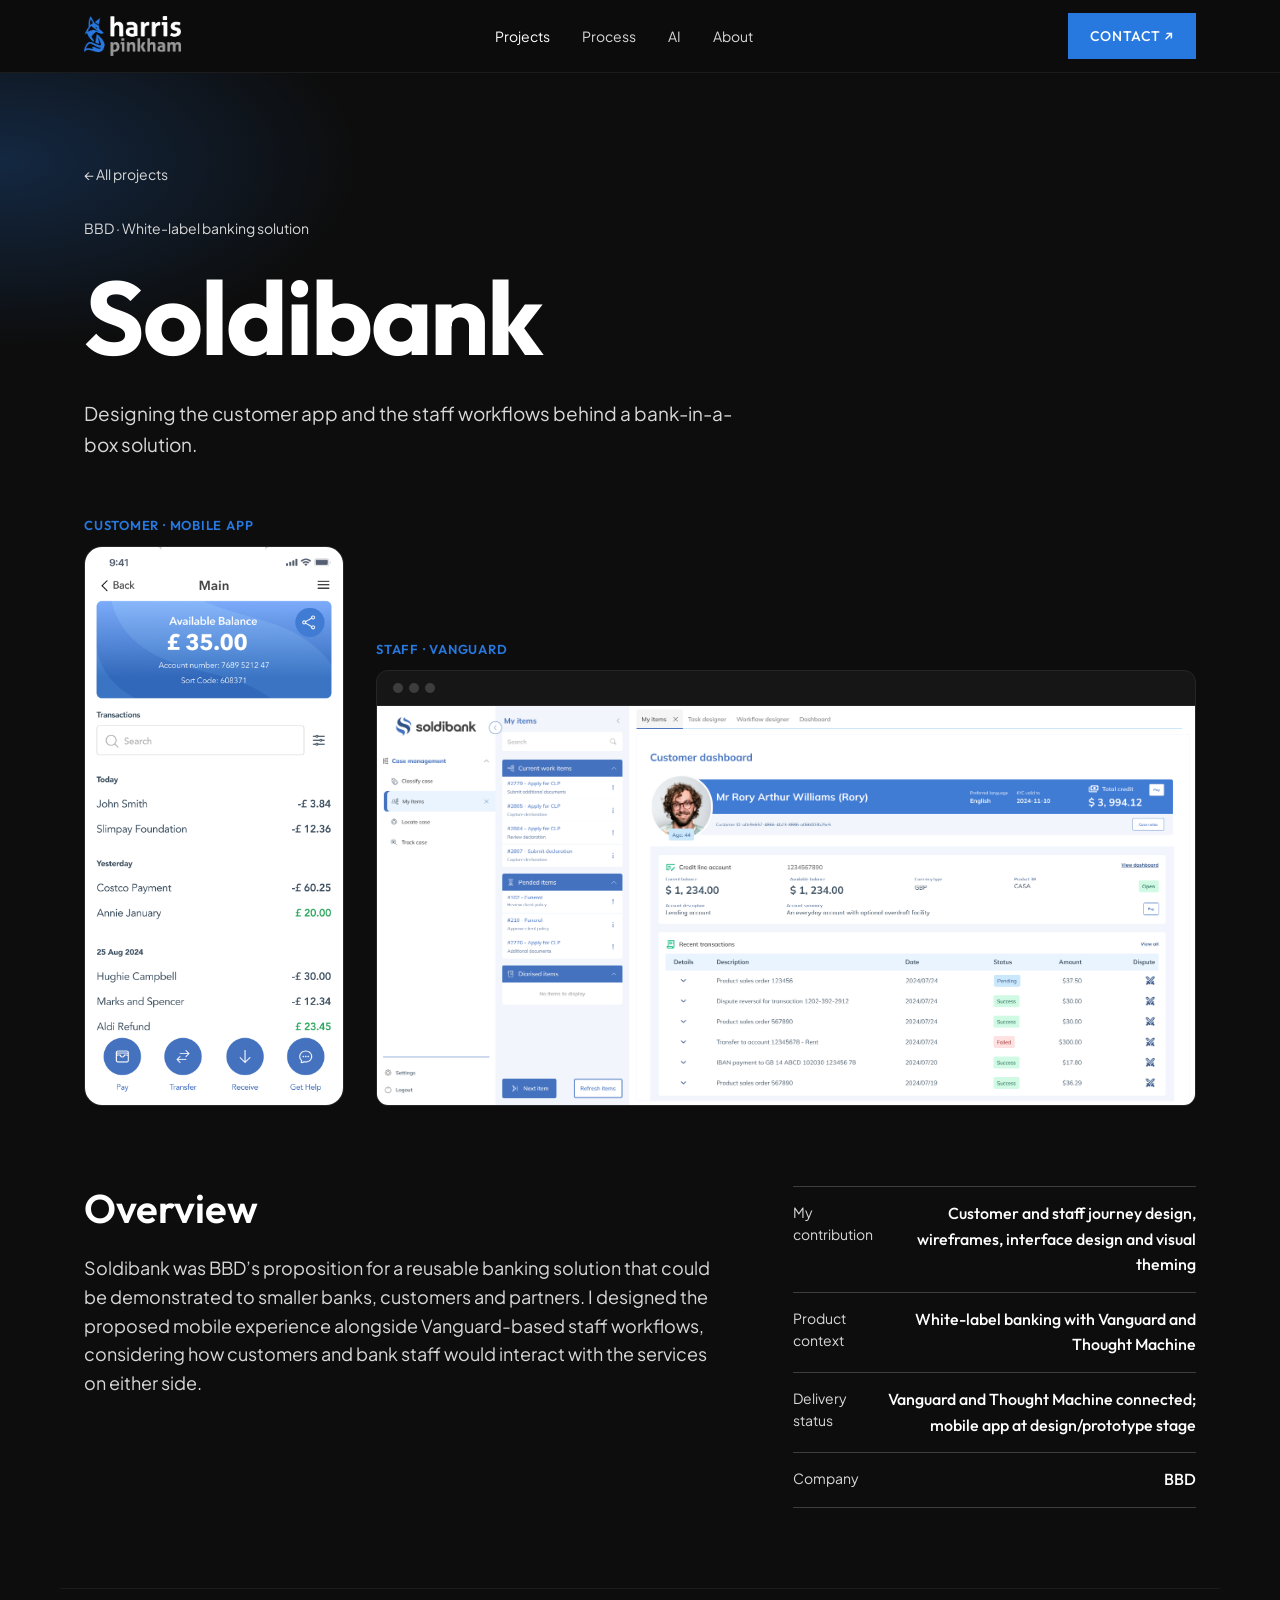
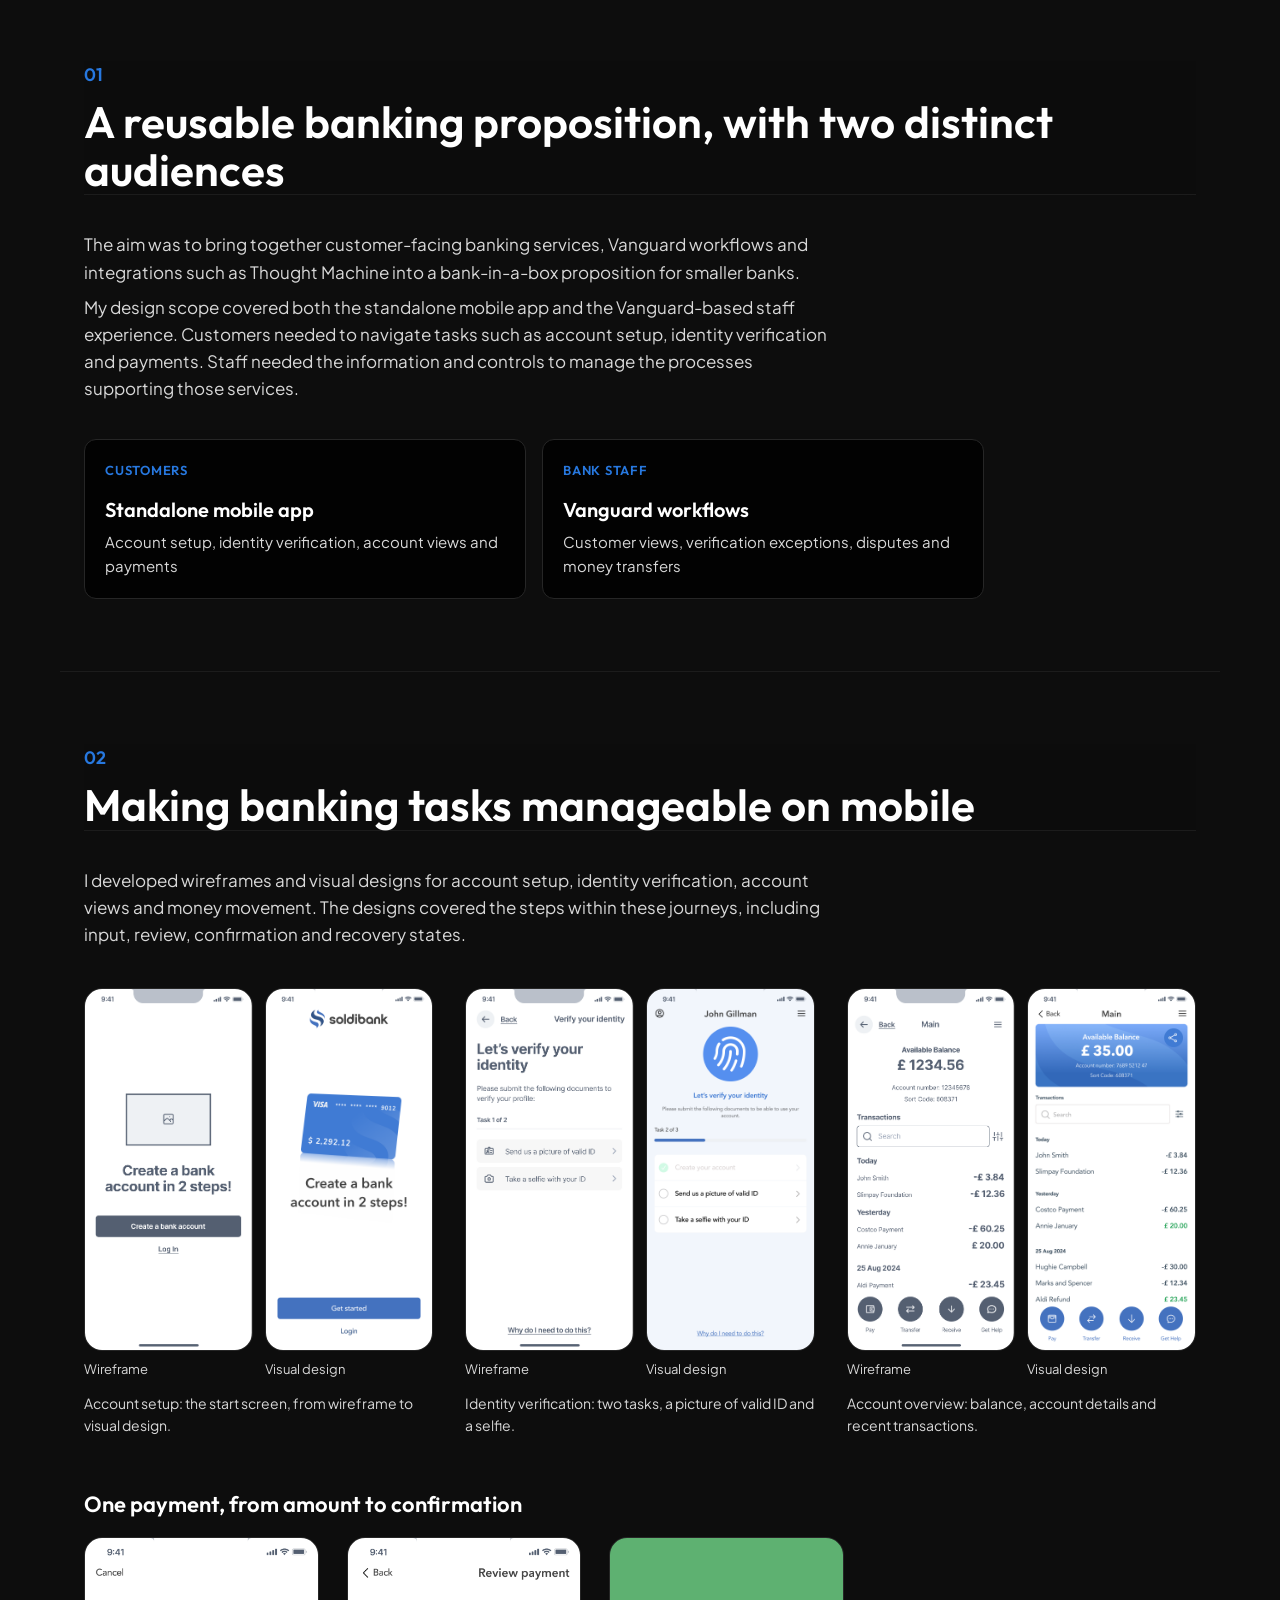
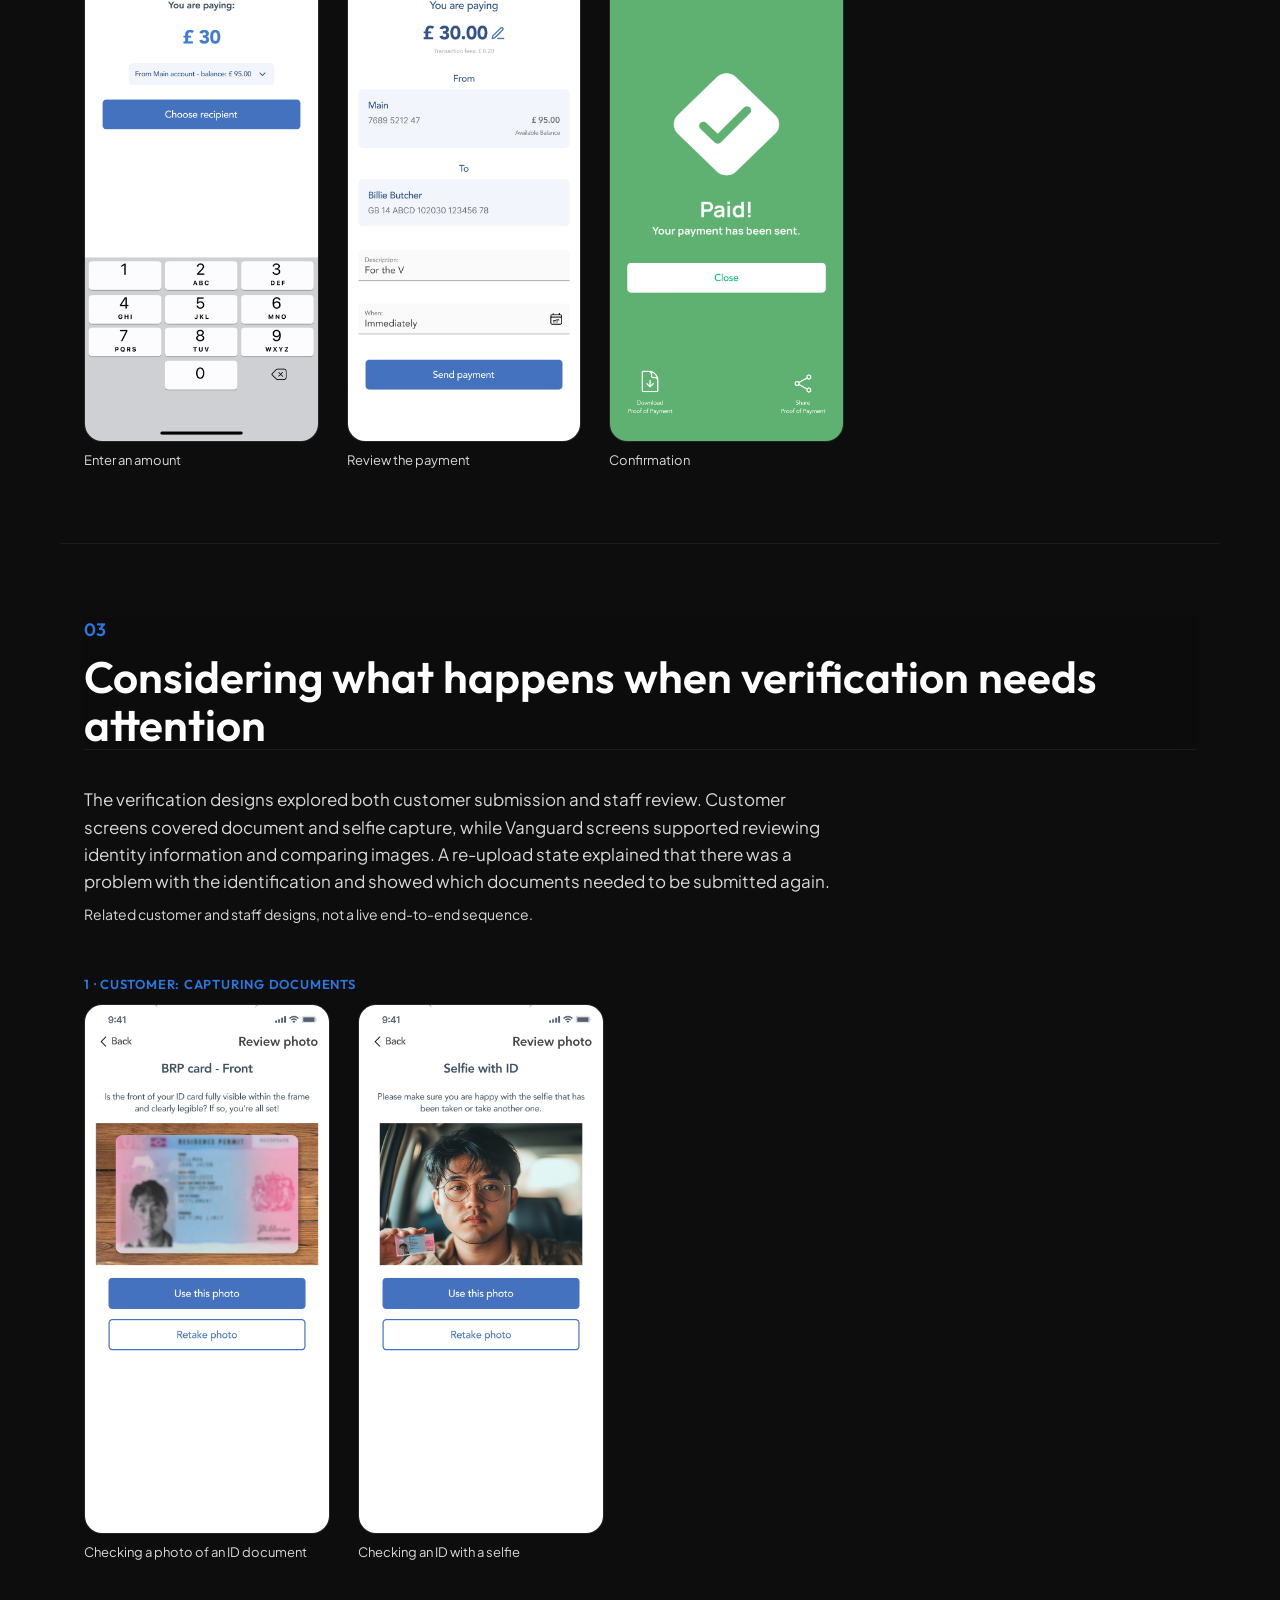
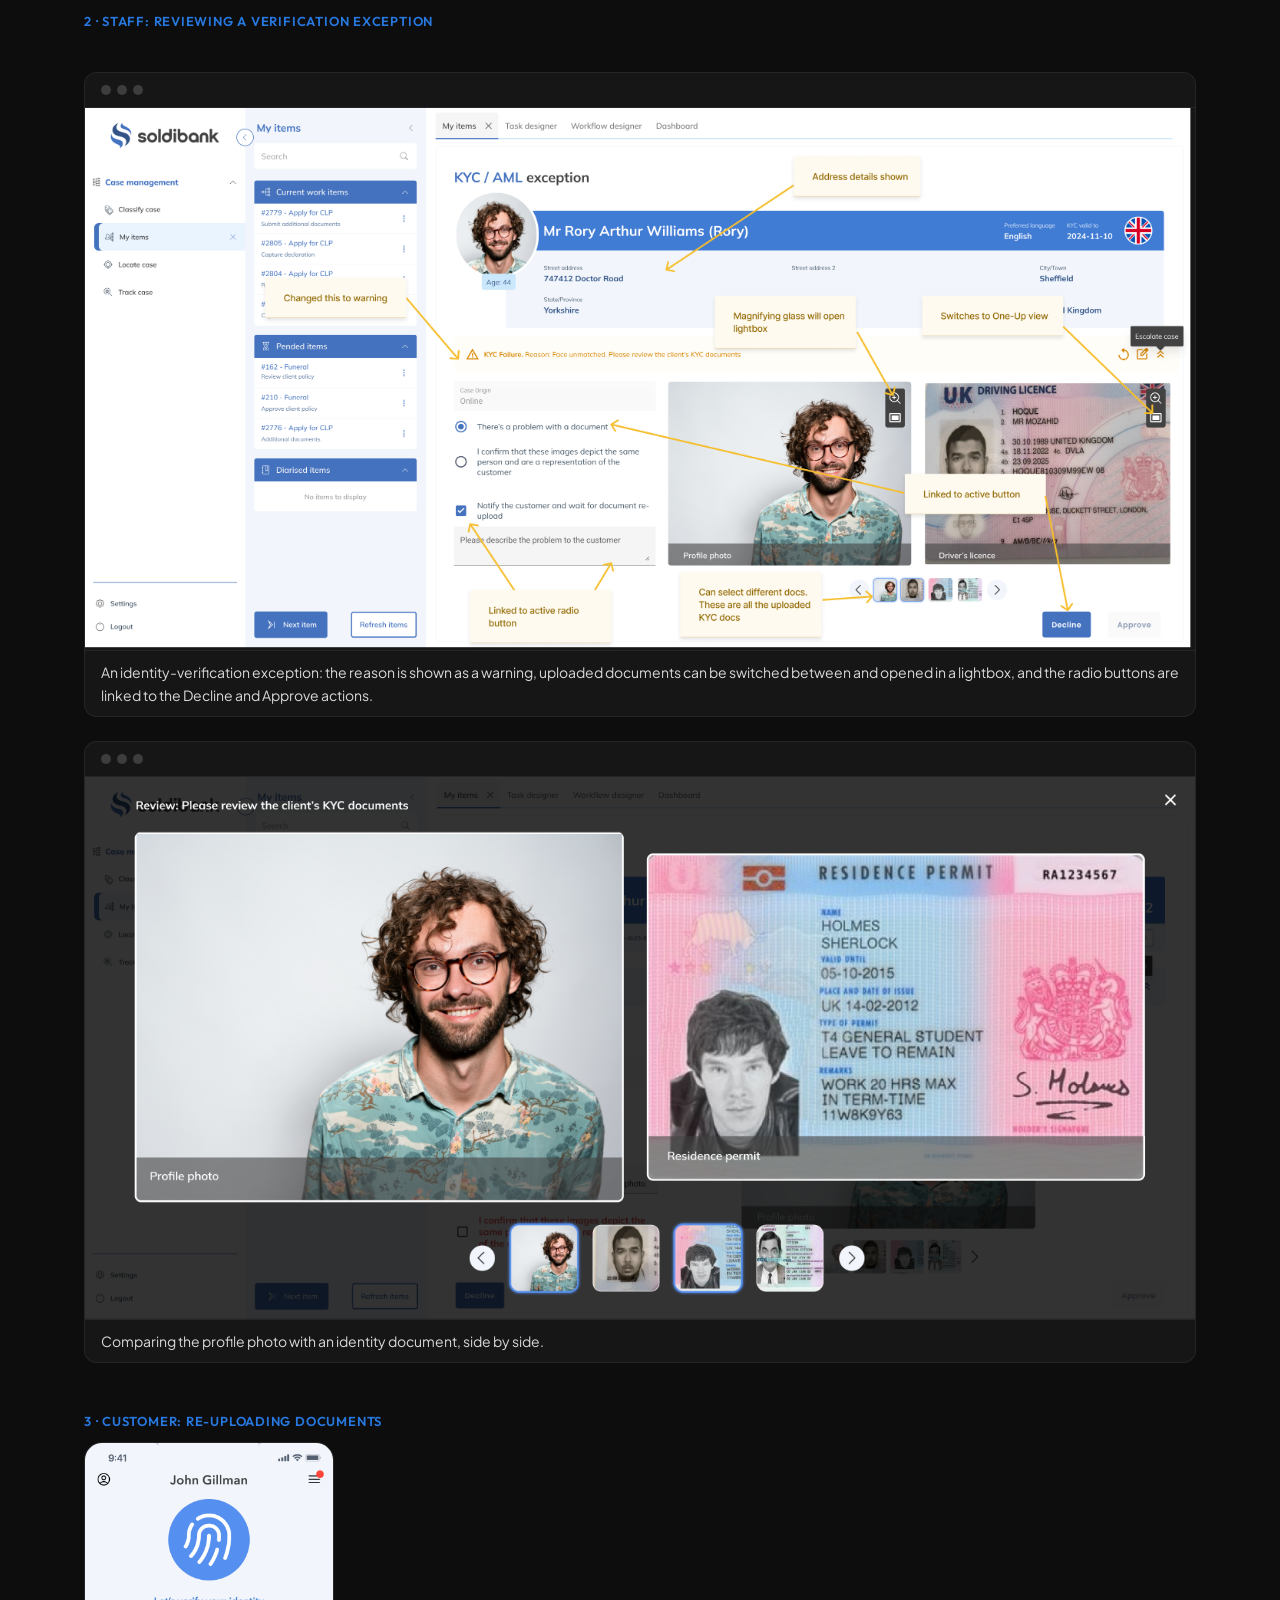
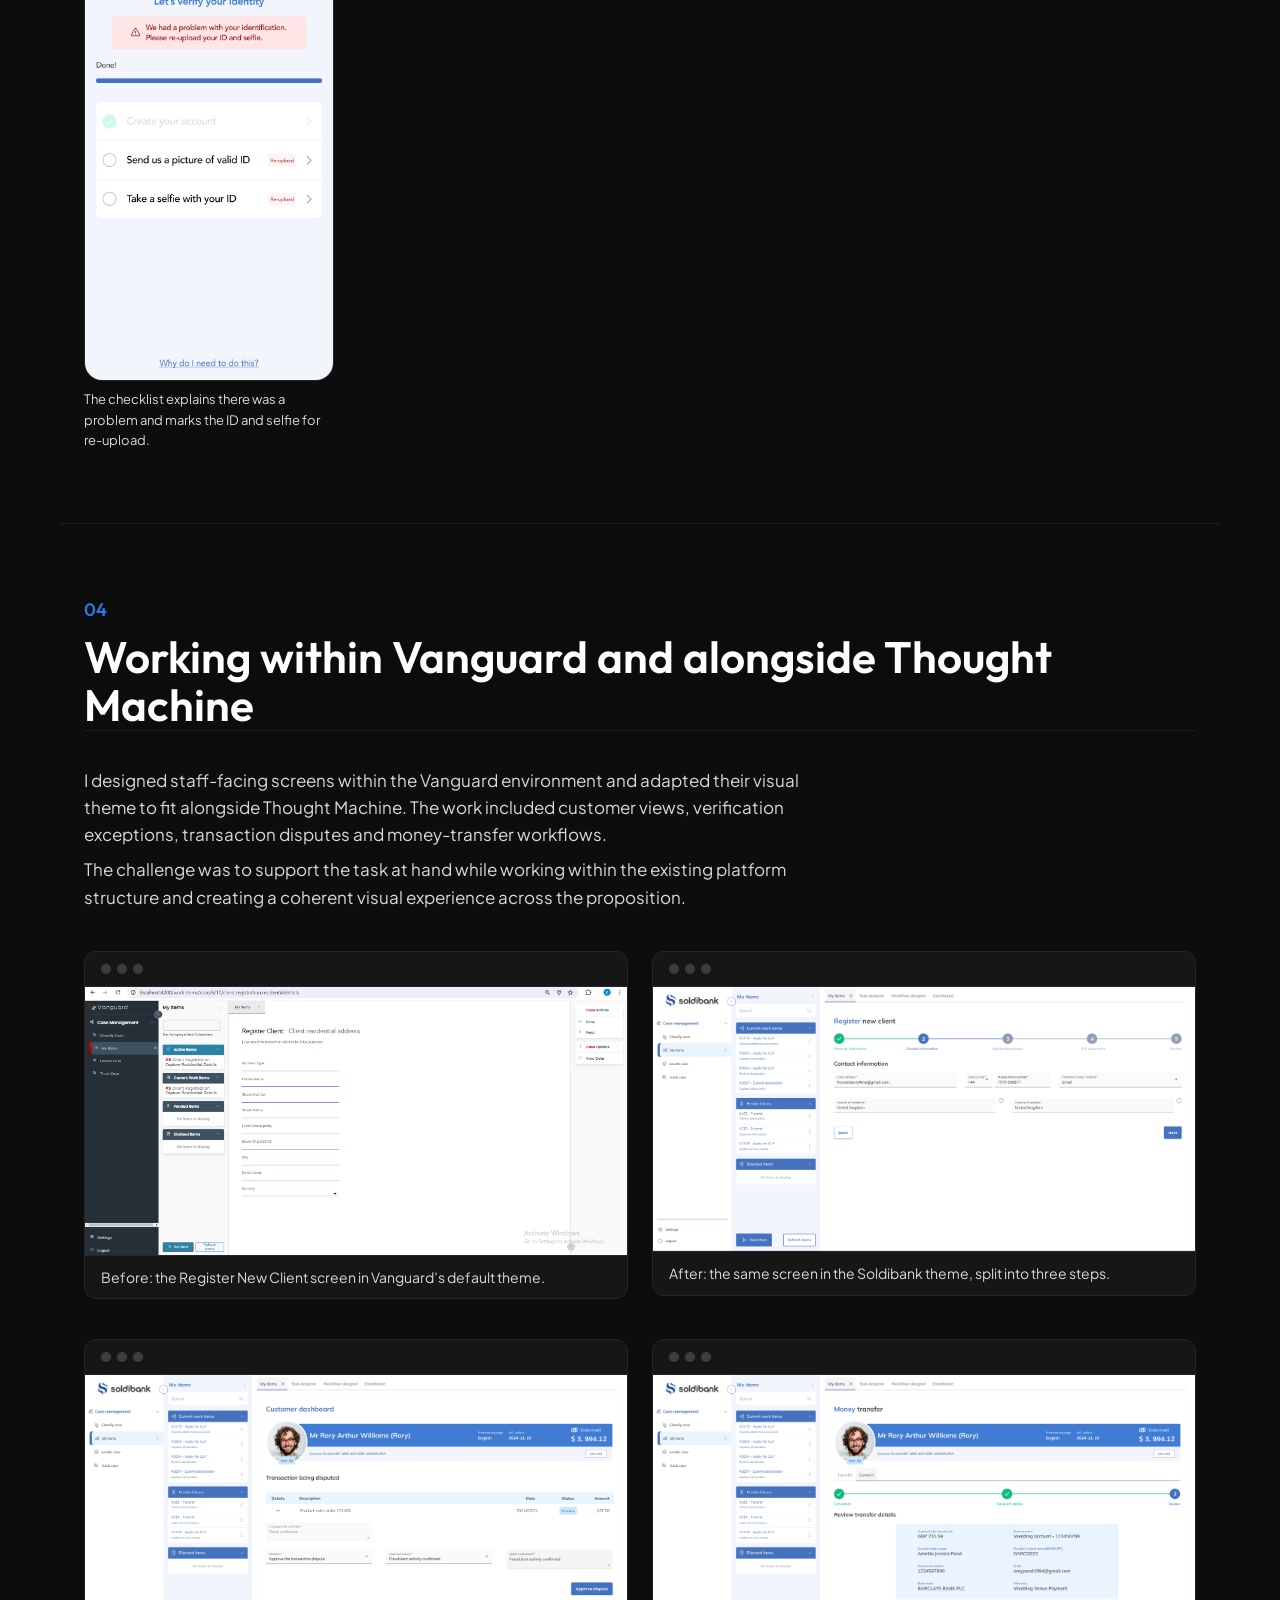
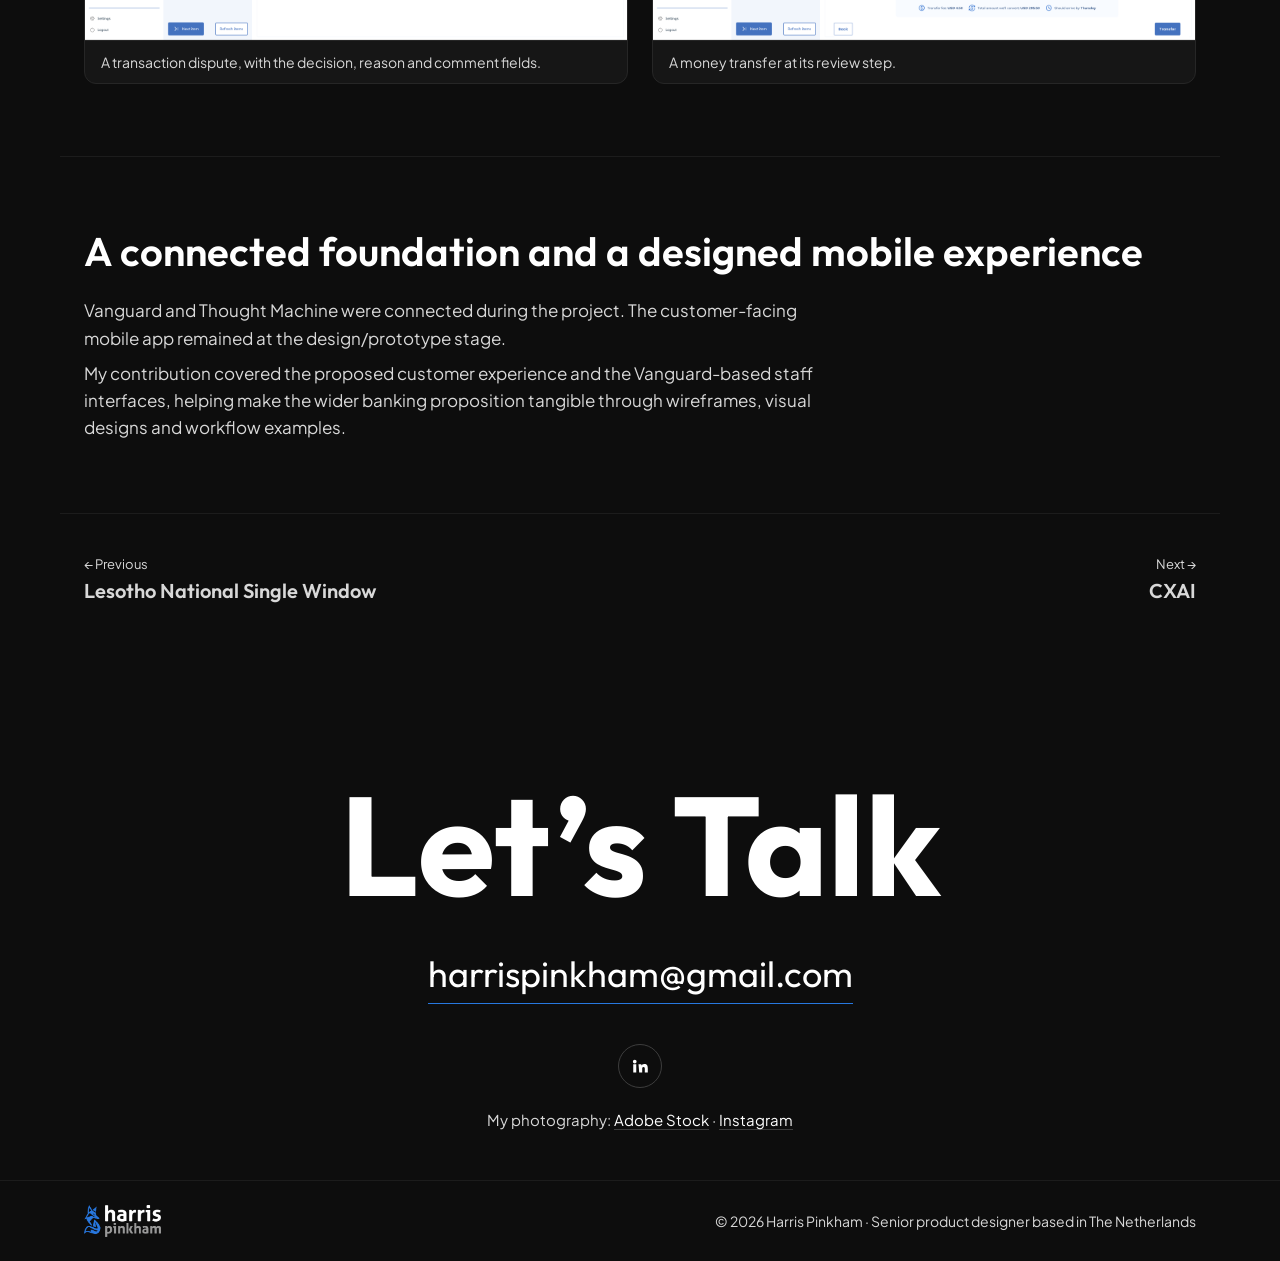
<file: projects/soldibank.html>
<!doctype html>
<html lang="en">
<head>
  <meta charset="utf-8">
  <meta name="viewport" content="width=device-width, initial-scale=1">
  <title>Soldibank — Harris Pinkham</title>
  <meta name="description" content="Soldibank: designing the customer app and staff workflows for BBD’s white-label banking solution. A UX/UI project by Harris Pinkham.">
  <link rel="canonical" href="https://harris-pinkham.onrender.com/projects/soldibank.html">
  <!-- Link previews (LinkedIn, WhatsApp, Slack, X…) -->
  <meta property="og:type" content="website">
  <meta property="og:site_name" content="Harris Pinkham">
  <meta property="og:title" content="Soldibank — Harris Pinkham">
  <meta property="og:description" content="Soldibank: designing the customer app and staff workflows for BBD’s white-label banking solution. A UX/UI project by Harris Pinkham.">
  <meta property="og:url" content="https://harris-pinkham.onrender.com/projects/soldibank.html">
  <meta property="og:image" content="https://harris-pinkham.onrender.com/assets/soldibank.png">
  <meta property="og:image:width" content="2048">
  <meta property="og:image:height" content="1150">
  <meta property="og:image:alt" content="Soldibank mobile banking app screens">
  <meta name="twitter:card" content="summary_large_image">
  <meta name="twitter:title" content="Soldibank — Harris Pinkham">
  <meta name="twitter:description" content="Soldibank: designing the customer app and staff workflows for BBD’s white-label banking solution. A UX/UI project by Harris Pinkham.">
  <meta name="twitter:image" content="https://harris-pinkham.onrender.com/assets/soldibank.png">
  <link rel="icon" href="../assets/favicon.png" type="image/png">
  <link rel="apple-touch-icon" href="../assets/favicon.png">
  <link rel="preconnect" href="https://fonts.googleapis.com">
  <link rel="preconnect" href="https://fonts.gstatic.com" crossorigin>
  <link href="https://fonts.googleapis.com/css2?family=Outfit:wght@400;500;600;700&family=Plus+Jakarta+Sans:wght@400;500&display=swap" rel="stylesheet">
  <link rel="stylesheet" href="../styles.css">
</head>
<body>

<header>
  <div class="wrap">
    <a class="logo" href="../index.html" aria-label="Harris Pinkham, home"><img src="../assets/logo.png" alt="harris pinkham" width="497" height="206"></a>
    <nav class="site-nav" aria-label="Main">
      <a href="../index.html#work" aria-current="page">Projects</a>
      <a href="../process.html">Process</a>
      <a href="../ai.html">AI</a>
      <a href="../index.html#about">About</a>
    </nav>
    <a class="btn" href="#contact">CONTACT ↗</a>
    <button class="menu-btn" type="button" popovertarget="menu" aria-label="Open menu"><span></span><span></span><span></span></button>
  </div>
</header>

<div id="menu" class="drawer" popover>
  <div class="drawer-handle" aria-hidden="true"></div>
  <button class="drawer-close" type="button" popovertarget="menu" popovertargetaction="hide" aria-label="Close menu">✕</button>
  <nav class="drawer-nav" aria-label="Menu">
        <a href="../index.html#work" aria-current="page">Projects</a>
        <a href="../process.html">Process</a>
        <a href="../ai.html">AI</a>
        <a href="../index.html#about">About</a>
  </nav>
  <a class="btn" href="#contact">CONTACT ↗</a>
</div>

<main>
  <section class="page-hero">
    <div class="wrap">
      <a class="back" href="../index.html#work">← All projects</a>
      <p class="tag">BBD · White-label banking solution</p>
      <h1>Soldibank</h1>
      <p class="lead">Designing the customer app and the staff workflows behind a bank-in-a-box solution.</p>
    </div>
  </section>

  <div class="wrap sb-hero">
    <div class="sb-hero-item sb-hero-phone">
      <p class="sb-label">Customer · mobile app</p>
      <figure><img src="solidbank/sb-app-account.png" alt="Soldibank mobile app account view with balance and recent transactions" loading="lazy"></figure>
    </div>
    <div class="sb-hero-item">
      <p class="sb-label">Staff · Vanguard</p>
      <figure class="browser"><div class="browser-bar"><span></span><span></span><span></span></div><img src="solidbank/sb-staff-customer.png" alt="Staff customer dashboard in Vanguard showing a customer’s credit line account and recent transactions" loading="lazy"></figure>
    </div>
  </div>

  <section class="wrap project-info">
    <div>
      <h2 class="sub">Overview</h2>
      <p>Soldibank was BBD’s proposition for a reusable banking solution that could be demonstrated to smaller banks, customers and partners. I designed the proposed mobile experience alongside Vanguard-based staff workflows, considering how customers and bank staff would interact with the services on either side.</p>
    </div>
    <dl class="meta">
      <div><dt>My contribution</dt><dd>Customer and staff journey design, wireframes, interface design and visual theming</dd></div>
      <div><dt>Product context</dt><dd>White-label banking with Vanguard and Thought Machine</dd></div>
      <div><dt>Delivery status</dt><dd>Vanguard and Thought Machine connected; mobile app at design/prototype stage</dd></div>
      <div><dt>Company</dt><dd>BBD</dd></div>
    </dl>
  </section>

  <section class="wrap story">
    <header class="story-head">
      <span class="story-no">01</span>
      <h2>A reusable banking proposition, with two distinct audiences</h2>
    </header>
    <div class="story-text">
      <p>The aim was to bring together customer-facing banking services, Vanguard workflows and integrations such as Thought Machine into a bank-in-a-box proposition for smaller banks.</p>
      <p>My design scope covered both the standalone mobile app and the Vanguard-based staff experience. Customers needed to navigate tasks such as account setup, identity verification and payments. Staff needed the information and controls to manage the processes supporting those services.</p>
    </div>
    <div class="sb-audiences">
      <div><p class="sb-label">Customers</p><strong>Standalone mobile app</strong><span>Account setup, identity verification, account views and payments</span></div>
      <div><p class="sb-label">Bank staff</p><strong>Vanguard workflows</strong><span>Customer views, verification exceptions, disputes and money transfers</span></div>
    </div>
  </section>

  <section class="wrap story">
    <header class="story-head">
      <span class="story-no">02</span>
      <h2>Making banking tasks manageable on mobile</h2>
    </header>
    <div class="story-text">
      <p>I developed wireframes and visual designs for account setup, identity verification, account views and money movement. The designs covered the steps within these journeys, including input, review, confirmation and recovery states.</p>
    </div>
    <div class="sb-pairs">
      <div class="sb-pair">
        <figure class="sb-wf"><img src="solidbank/sb-wf-intro.png" alt="Wireframe of the account setup start screen" loading="lazy"><figcaption>Wireframe</figcaption></figure>
        <figure class="sb-ui"><img src="solidbank/sb-app-intro.png" alt="Visual design of the account setup start screen with a card illustration" loading="lazy"><figcaption>Visual design</figcaption></figure>
        <p class="sb-pair-cap">Account setup: the start screen, from wireframe to visual design.</p>
      </div>
      <div class="sb-pair">
        <figure class="sb-wf"><img src="solidbank/sb-wf-verify.png" alt="Wireframe of the identity verification task list" loading="lazy"><figcaption>Wireframe</figcaption></figure>
        <figure class="sb-ui"><img src="solidbank/sb-app-verify.png" alt="Visual design of the identity verification task list" loading="lazy"><figcaption>Visual design</figcaption></figure>
        <p class="sb-pair-cap">Identity verification: two tasks, a picture of valid ID and a selfie.</p>
      </div>
      <div class="sb-pair">
        <figure class="sb-wf"><img src="solidbank/sb-wf-account.png" alt="Wireframe of the account view" loading="lazy"><figcaption>Wireframe</figcaption></figure>
        <figure class="sb-ui"><img src="solidbank/sb-app-account.png" alt="Visual design of the account view with balance and transactions" loading="lazy"><figcaption>Visual design</figcaption></figure>
        <p class="sb-pair-cap">Account overview: balance, account details and recent transactions.</p>
      </div>
    </div>
    <h3 class="sb-sub">One payment, from amount to confirmation</h3>
    <div class="sb-phones">
      <figure><img src="solidbank/sb-app-pay-amount.png" alt="Entering a payment amount of £30 with a number keypad" loading="lazy"><figcaption>Enter an amount</figcaption></figure>
      <figure><img src="solidbank/sb-app-pay-review.png" alt="Reviewing a £30 payment from the main account to Billie Butcher" loading="lazy"><figcaption>Review the payment</figcaption></figure>
      <figure><img src="solidbank/sb-app-pay-done.png" alt="Confirmation that the payment has been sent" loading="lazy"><figcaption>Confirmation</figcaption></figure>
    </div>
  </section>

  <section class="wrap story">
    <header class="story-head">
      <span class="story-no">03</span>
      <h2>Considering what happens when verification needs attention</h2>
    </header>
    <div class="story-text">
      <p>The verification designs explored both customer submission and staff review. Customer screens covered document and selfie capture, while Vanguard screens supported reviewing identity information and comparing images. A re-upload state explained that there was a problem with the identification and showed which documents needed to be submitted again.</p>
      <p class="sb-note">Related customer and staff designs, not a live end-to-end sequence.</p>
    </div>
    <p class="sb-label sb-step">1 · Customer: capturing documents</p>
    <div class="sb-phones two">
      <figure><img src="solidbank/sb-app-id-review.png" alt="Reviewing a photo of the front of a residence permit before using it" loading="lazy"><figcaption>Checking a photo of an ID document</figcaption></figure>
      <figure><img src="solidbank/sb-app-selfie-review.png" alt="Reviewing a selfie holding an ID card before using it" loading="lazy"><figcaption>Checking an ID with a selfie</figcaption></figure>
    </div>
    <p class="sb-label sb-step">2 · Staff: reviewing a verification exception</p>
    <div class="story-media">
      <figure class="browser"><div class="browser-bar"><span></span><span></span><span></span></div><img src="solidbank/sb-staff-kyc-annotated.png" alt="Annotated KYC/AML exception review screen in Vanguard" loading="lazy"><figcaption>An identity-verification exception: the reason is shown as a warning, uploaded documents can be switched between and opened in a lightbox, and the radio buttons are linked to the Decline and Approve actions.</figcaption></figure>
      <figure class="browser"><div class="browser-bar"><span></span><span></span><span></span></div><img src="solidbank/sb-staff-kyc-compare.png" alt="Lightbox comparing a customer’s profile photo with their residence permit" loading="lazy"><figcaption>Comparing the profile photo with an identity document, side by side.</figcaption></figure>
    </div>
    <p class="sb-label sb-step">3 · Customer: re-uploading documents</p>
    <div class="sb-phones one">
      <figure><img src="solidbank/Reupload%20docs.png" alt="Verify your identity checklist with a warning that there was a problem with the identification, and the ID and selfie tasks marked Re-upload" loading="lazy"><figcaption>The checklist explains there was a problem and marks the ID and selfie for re-upload.</figcaption></figure>
    </div>
  </section>

  <section class="wrap story">
    <header class="story-head">
      <span class="story-no">04</span>
      <h2>Working within Vanguard and alongside Thought Machine</h2>
    </header>
    <div class="story-text">
      <p>I designed staff-facing screens within the Vanguard environment and adapted their visual theme to fit alongside Thought Machine. The work included customer views, verification exceptions, transaction disputes and money-transfer workflows.</p>
      <p>The challenge was to support the task at hand while working within the existing platform structure and creating a coherent visual experience across the proposition.</p>
    </div>
    <div class="story-media two">
      <figure class="browser"><div class="browser-bar"><span></span><span></span><span></span></div><img src="solidbank/sb-theme-before.png" alt="The Register New Client screen in Vanguard’s default theme" loading="lazy"><figcaption>Before: the Register New Client screen in Vanguard’s default theme.</figcaption></figure>
      <figure class="browser"><div class="browser-bar"><span></span><span></span><span></span></div><img src="solidbank/sb-theme-after.png" alt="The Register New Client screen in the Soldibank theme, with a three-step progress bar" loading="lazy"><figcaption>After: the same screen in the Soldibank theme, split into three steps.</figcaption></figure>
    </div>
    <div class="story-media two">
      <figure class="browser"><div class="browser-bar"><span></span><span></span><span></span></div><img src="solidbank/sb-staff-dispute.png" alt="Customer dashboard with a disputed transaction and approval fields" loading="lazy"><figcaption>A transaction dispute, with the decision, reason and comment fields.</figcaption></figure>
      <figure class="browser"><div class="browser-bar"><span></span><span></span><span></span></div><img src="solidbank/sb-staff-transfer-review.png" alt="Money transfer workflow on the review step, with transfer details" loading="lazy"><figcaption>A money transfer at its review step.</figcaption></figure>
    </div>
  </section>

  <section class="wrap story">
    <h2 class="sub">A connected foundation and a designed mobile experience</h2>
    <div class="story-text">
      <p>Vanguard and Thought Machine were connected during the project. The customer-facing mobile app remained at the design/prototype stage.</p>
      <p>My contribution covered the proposed customer experience and the Vanguard-based staff interfaces, helping make the wider banking proposition tangible through wireframes, visual designs and workflow examples.</p>
    </div>
  </section>

  <nav class="wrap project-nav" aria-label="More projects">
    <a href="national-single-window.html"><small>← Previous</small><span>Lesotho National Single Window</span></a>
    <a href="cxai.html"><small>Next →</small><span>CXAI</span></a>
  </nav>

  <section class="contact" id="contact">
    <div class="wrap">
      <h2 class="big">Let’s Talk</h2>
      <a class="email" href="mailto:harrispinkham@gmail.com">harrispinkham@gmail.com</a>
      <div class="socials">
        <a href="https://www.linkedin.com/in/harrispinkham/" aria-label="LinkedIn"><svg viewBox="0 0 24 24"><path d="M4.98 3.5a2.5 2.5 0 1 1 0 5 2.5 2.5 0 0 1 0-5zM3 9.75h4v11H3zm7 0h3.8v1.5h.06c.53-1 1.83-2.06 3.77-2.06 4.03 0 4.77 2.65 4.77 6.1v5.46h-4v-4.84c0-1.16-.02-2.64-1.61-2.64-1.61 0-1.86 1.26-1.86 2.56v4.92h-4z"/></svg></a>
      </div>
      <p class="photo-links">My photography: <a href="https://stock.adobe.com/nl/contributor/207331564/Harris%20Pinkham">Adobe Stock</a> · <a href="https://www.instagram.com/indiaskapie">Instagram</a></p>
    </div>
  </section>
</main>

<footer>
  <div class="wrap">
    <img src="../assets/logo.png" alt="harris pinkham" width="497" height="206">
    <p>© 2026 Harris Pinkham · Senior product designer based in The Netherlands</p>
  </div>
</footer>

<script src="../menu.js" defer></script>
</body>
</html>
</file>
<file: styles.css>
:root {
  --bg: #0d0d0d;
  --surface: #020202;
  --text: #fff;
  --muted: #d8d8d8;
  --line: #3d3d3d;
  --accent: #2778df;
  --max: 1160px;
}
*, *::before, *::after { box-sizing: border-box; }
html { scroll-behavior: smooth; }
body {
  margin: 0;
  background: var(--bg);
  color: var(--text);
  font-family: "Plus Jakarta Sans", sans-serif;
  font-size: 16px;
  line-height: 1.6;
  -webkit-font-smoothing: antialiased;
}
h1, h2, h3, h4 { font-family: "Outfit", sans-serif; margin: 0; line-height: 1.1; }
p { margin: 0; }
a { color: inherit; }
img { max-width: 100%; display: block; }
.wrap { max-width: var(--max); margin: 0 auto; padding: 0 24px; }

/* Header */
header {
  position: sticky; top: 0; z-index: 10;
  background: rgba(13, 13, 13, .85);
  backdrop-filter: blur(10px);
  border-bottom: 1px solid #1c1c1c;
}
header .wrap { display: flex; align-items: center; justify-content: space-between; height: 72px; }
.logo img { height: 40px; width: auto; }
nav { display: flex; gap: 32px; }
nav a { text-decoration: none; font-size: 14px; color: var(--muted); }
nav a:hover, nav a[aria-current="page"] { color: var(--text); }
[id] { scroll-margin-top: 88px; }

/* Mobile menu: burger button and bottom drawer */
.menu-btn {
  display: none; flex-direction: column; justify-content: center; align-items: center; gap: 5px;
  width: 44px; height: 44px; padding: 0; cursor: pointer;
  background: transparent; border: 1px solid var(--line); border-radius: 8px;
}
.menu-btn span { width: 20px; height: 2px; border-radius: 1px; background: var(--text); }
.drawer {
  position: fixed; inset: auto 0 0 0; width: 100%; max-width: none; margin: 0;
  padding: 12px 24px calc(28px + env(safe-area-inset-bottom));
  background: #141414; color: var(--text);
  border: 0; border-top: 1px solid #262626; border-radius: 20px 20px 0 0;
  transform: translateY(100%);
  transition: transform .3s ease, overlay .3s allow-discrete, display .3s allow-discrete;
}
.drawer:popover-open, .drawer.is-open { display: block; transform: translateY(0); }
@starting-style { .drawer:popover-open { transform: translateY(100%); } }
.drawer::backdrop { background: rgba(0, 0, 0, .6); }
.drawer-handle { width: 40px; height: 4px; margin: 0 auto 20px; border-radius: 2px; background: var(--line); }
.drawer-close {
  position: absolute; top: 14px; right: 16px; width: 40px; height: 40px; cursor: pointer;
  background: transparent; border: 0; color: var(--muted); font-size: 20px;
}
.drawer-nav { flex-direction: column; gap: 0; }
.drawer-nav a { padding: 14px 0; border-bottom: 1px solid #1f1f1f; font-family: "Outfit", sans-serif; font-size: 24px; font-weight: 600; color: var(--text); }
.drawer-nav a[aria-current="page"] { color: var(--accent); }
.drawer .btn { width: 100%; justify-content: center; margin-top: 24px; padding: 16px 22px; }
.btn {
  display: inline-flex; align-items: center; gap: 8px;
  background: var(--accent); color: #fff; text-decoration: none;
  font-family: "Outfit", sans-serif; font-size: 14px; font-weight: 500; letter-spacing: .04em;
  padding: 12px 22px;
}
.btn:hover { filter: brightness(1.1); }

/* Section eyebrow, e.g. "Projects ——" */
.eyebrow {
  display: flex; align-items: center; gap: 16px;
  font-family: "Outfit", sans-serif; font-weight: 600; font-size: 18px;
}
.eyebrow::after { content: ""; width: 60px; height: 1px; background: var(--line); }
.section-title { font-size: clamp(40px, 6vw, 72px); font-weight: 600; margin: 16px 0 48px; }

/* Hero */
.hero {
  position: relative; overflow: hidden;
  padding: 120px 0 100px;
  background: radial-gradient(ellipse 40% 50% at 0% 25%, rgba(39, 120, 223, .28), transparent 70%);
}
.hero-figure {
  position: absolute; right: 4%; top: 80px;
  width: min(46vw, 560px); height: auto; opacity: .55;
  image-rendering: pixelated; pointer-events: none;
}
.hero .wrap { position: relative; }
.hero h1 { font-weight: 700; font-size: clamp(64px, 11vw, 124px); letter-spacing: -.02em; margin-top: 24px; }
.hero h1 .line { display: flex; align-items: center; gap: 24px; }
.hero h1 .line:last-child { padding-left: clamp(0px, 13vw, 180px); }
.hero h1 .line:last-child::before {
  content: ""; flex: 0 0 clamp(0px, 11vw, 150px); height: 4px;
  background: radial-gradient(circle, var(--accent) 2px, transparent 2.5px) 0 0 / 10px 4px;
  margin-left: calc(-1 * clamp(0px, 13vw, 180px));
}
.hero h1 .star { width: clamp(40px, 7vw, 90px); }
.hero .lead { max-width: 560px; margin-top: 40px; font-size: 18px; color: var(--muted); }
.hero .lead-extra { margin-top: 16px; }
.stats { display: grid; grid-template-columns: repeat(4, 1fr); gap: 24px; max-width: 900px; margin-top: 48px; }
.stats strong { display: block; font-family: "Outfit", sans-serif; font-size: 28px; font-weight: 600; color: var(--accent); }
.stats span { font-size: 14px; color: var(--muted); }
.circle-link {
  display: grid; place-items: center; margin-top: 56px;
  width: 144px; height: 144px; border-radius: 50%;
  border: 1px solid var(--accent); text-decoration: none;
  font-family: "Outfit", sans-serif; font-size: 14px; font-weight: 500; letter-spacing: .04em;
  transition: background .2s;
}
.circle-link:hover { background: var(--accent); }

/* Project preview cards (home) */
.work { padding: 100px 0; }
.projects { display: grid; grid-template-columns: repeat(2, 1fr); gap: 24px; }
.project-card {
  text-decoration: none;
  border: 1px solid #262626; border-radius: 12px; background: var(--surface); overflow: hidden;
  display: flex; flex-direction: column;
  transition: border-color .2s, transform .2s;
}
.project-card:hover { border-color: var(--accent); transform: translateY(-4px); }
.project-card img { width: 100%; height: auto; aspect-ratio: 16 / 10; object-fit: cover; }
.card-body { flex: 1; display: flex; flex-direction: column; padding: 20px 24px 24px; }
.card-body .view { margin-top: auto; }
.card-text { color: var(--muted); font-size: 15px; margin-bottom: 20px; }
.projects.three { grid-template-columns: repeat(3, 1fr); margin-bottom: 96px; }
.tag { font-size: 14px; color: var(--muted); }
.project-card h3 { font-size: 22px; font-weight: 600; margin: 6px 0 16px; }
.view { font-family: "Outfit", sans-serif; font-size: 14px; font-weight: 500; letter-spacing: .04em; color: var(--accent); }
.site-link {
  font-family: "Outfit", sans-serif; font-weight: 500;
  color: var(--accent); text-decoration: none; border-bottom: 1px solid currentColor;
}
.site-link:hover { color: var(--text); }

/* About */
.about { padding: 100px 0; border-top: 1px solid #1c1c1c; }
.about-grid { display: grid; grid-template-columns: 1fr 1.2fr; gap: 64px; align-items: center; }
.about-photo { border-radius: 12px; aspect-ratio: 1; object-fit: cover; object-position: center 25%; width: 100%; height: auto; }
.about p { color: var(--muted); font-size: 18px; margin-bottom: 20px; }
.about p strong { color: var(--text); font-weight: 500; }
.about .section-title { margin-bottom: 32px; }

/* Ticker */
.ticker { overflow: hidden; border-block: 1px solid #1c1c1c; padding: 28px 0; }
.ticker-track { display: flex; gap: 48px; width: max-content; animation: scroll 30s linear infinite; }
.ticker-track span { font-family: "Outfit", sans-serif; font-size: clamp(32px, 5vw, 56px); font-weight: 600; white-space: nowrap; display: flex; align-items: center; gap: 48px; }
.ticker-track span::after { content: ""; width: 36px; height: 36px; background: url(assets/star.svg) center / contain no-repeat; }
@keyframes scroll { to { transform: translateX(-50%); } }
@media (prefers-reduced-motion: reduce) { .ticker-track { animation: none; } }

/* Contact / footer */
.contact { padding: 120px 0 48px; text-align: center; }
.contact h2.big { font-size: clamp(56px, 11vw, 140px); font-weight: 700; }
.contact .email { display: inline-block; margin: 24px 0 40px; font-family: "Outfit", sans-serif; font-size: clamp(20px, 3.4vw, 36px); text-decoration: none; border-bottom: 1px solid var(--accent); overflow-wrap: anywhere; }
.socials { display: flex; justify-content: center; gap: 16px; }
.socials a { display: grid; place-items: center; width: 44px; height: 44px; border: 1px solid var(--line); border-radius: 50%; }
.socials a:hover { border-color: var(--accent); }
.socials svg { width: 18px; height: 18px; fill: currentColor; }
.photo-links { margin-top: 20px; font-size: 15px; color: var(--muted); }
.photo-links a { color: var(--text); text-decoration: none; border-bottom: 1px solid var(--line); }
.photo-links a:hover { border-color: var(--accent); }
footer { border-top: 1px solid #1c1c1c; padding: 24px 0; font-size: 14px; color: var(--muted); }
footer .wrap { display: flex; justify-content: space-between; align-items: center; gap: 16px; }
footer img { height: 32px; width: auto; }

/* Inner page intro (project, process, AI) */
.page-hero {
  padding: 88px 0 56px;
  background: radial-gradient(ellipse 40% 60% at 0% 20%, rgba(39, 120, 223, .25), transparent 70%);
}
.back { display: inline-block; margin-bottom: 32px; font-size: 14px; color: var(--muted); text-decoration: none; }
.back:hover { color: var(--text); }
.page-hero h1 { font-size: clamp(48px, 9vw, 104px); font-weight: 700; letter-spacing: -.02em; margin-top: 20px; }
.page-hero .lead { max-width: 680px; margin-top: 24px; font-size: 19px; color: var(--muted); }
.page-hero .tag { margin-top: 0; }
h2.sub { font-size: clamp(28px, 3.4vw, 40px); font-weight: 600; margin-bottom: 24px; }

/* Project page */
.cover { width: 100%; height: auto; border-radius: 12px; }
.project-info { display: grid; grid-template-columns: 1.6fr 1fr; gap: 64px; padding-top: 80px; padding-bottom: 80px; }
.project-info p { color: var(--muted); font-size: 18px; }
.project-info p + p { margin-top: 16px; }
.meta { margin: 0; border-top: 1px solid var(--line); }
.meta div { display: flex; justify-content: space-between; gap: 16px; padding: 14px 0; border-bottom: 1px solid var(--line); }
.meta dt { color: var(--muted); font-size: 14px; }
.meta dd { margin: 0; text-align: right; font-family: "Outfit", sans-serif; font-weight: 500; }
.screens { padding-bottom: 80px; }
.desktop-screens { display: grid; gap: 32px; margin-bottom: 80px; }
.mobile-screens { display: grid; grid-template-columns: repeat(3, 1fr); gap: 32px; max-width: 900px; margin: 0 auto 80px; }
.browser { margin: 0; border: 1px solid #262626; border-radius: 12px; overflow: hidden; background: #161616; }
.browser-bar { display: flex; gap: 6px; padding: 12px 16px; border-bottom: 1px solid #262626; }
.browser-bar span { width: 10px; height: 10px; border-radius: 50%; background: var(--line); }
.browser img { width: 100%; height: auto; }
.browser .slot { width: 100%; aspect-ratio: 16 / 10; }
.phone { margin: 0; border: 10px solid #1f1f1f; border-radius: 40px; overflow: hidden; background: #161616; box-shadow: 0 0 0 1px #333; }
.phone img, .phone .slot { width: 100%; height: auto; aspect-ratio: 9 / 19.5; object-fit: cover; object-position: top; }
.desktop-screens.two { grid-template-columns: 1fr 1fr; gap: 24px; }
.mobile-screens.four { grid-template-columns: repeat(4, 1fr); gap: 24px; max-width: none; }
/* Older 16:9 phone screens */
.mobile-screens.classic { grid-template-columns: repeat(2, 1fr); max-width: 560px; }
.mobile-screens.classic .phone img { aspect-ratio: 9 / 16; }
.intro-text { max-width: 820px; margin-bottom: 56px; color: var(--muted); font-size: 18px; }
.ai-project p { max-width: 760px; color: var(--muted); font-size: 18px; }
.ai-method + .ai-method { margin-top: 72px; }
.ai-method h3 { font-size: 24px; font-weight: 600; margin-bottom: 12px; }
.gallery { display: grid; gap: 20px; margin-top: 28px; }
.gallery.two { grid-template-columns: repeat(2, 1fr); }
.gallery.four { grid-template-columns: repeat(4, 1fr); }
.gallery.five { grid-template-columns: repeat(5, 1fr); }
.gallery img.crop-top { aspect-ratio: 5 / 8; object-fit: cover; object-position: top; }
.gallery.three { grid-template-columns: repeat(3, 1fr); max-width: 900px; }
.gallery figure, figure.wide { margin: 0; }
figure.wide { margin-top: 28px; }
.gallery img, figure.wide img { width: 100%; height: auto; border-radius: 10px; border: 1px solid #262626; }
.gallery figcaption, figure.wide figcaption { margin-top: 10px; font-size: 14px; color: var(--muted); }

/* Empty frame waiting for a screenshot */
.slot {
  display: grid; place-items: center; padding: 16px; text-align: center;
  color: var(--muted); font-size: 14px;
  background: repeating-linear-gradient(45deg, #141414 0 12px, #181818 12px 24px);
}
.project-nav { display: flex; justify-content: space-between; gap: 16px; padding-top: 40px; padding-bottom: 40px; border-top: 1px solid #1c1c1c; }
.project-nav a { text-decoration: none; }
.project-nav a:last-child { text-align: right; }
.project-nav small { display: block; color: var(--muted); font-size: 13px; }
.project-nav span { font-family: "Outfit", sans-serif; font-size: 20px; font-weight: 600; }
.project-nav a:hover span { color: var(--accent); }

/* Project case-study stories (Huispedia) */
.story { padding-top: 72px; padding-bottom: 72px; border-top: 1px solid #1c1c1c; }
.story-head { margin-bottom: 36px; }
.story-no { display: block; margin-bottom: 8px; font-family: "Outfit", sans-serif; font-size: 18px; font-weight: 600; color: var(--accent); }
.story-head h2 { font-size: clamp(30px, 3.6vw, 44px); font-weight: 600; }
.story-split { display: grid; grid-template-columns: 1fr 1.25fr; gap: 56px; align-items: start; }
.story-text { max-width: 760px; }
.story-text.sticky { position: sticky; top: 104px; }
.story-hero { grid-template-columns: 1fr 380px; }
.mobile-long { margin: 0; }
.mobile-long img { width: 100%; height: auto; border-radius: 16px; border: 1px solid #262626; }
.story-text h4 { margin-top: 24px; font-size: 14px; font-weight: 600; letter-spacing: .06em; text-transform: uppercase; color: var(--accent); }
.story-text h4:first-child { margin-top: 0; }
.story-text p { margin-top: 8px; color: var(--muted); font-size: 17px; }
.story-text .story-credit { margin: 0 0 8px; color: var(--text); font-size: 15px; }
.story-media { display: grid; gap: 24px; margin-top: 40px; align-items: start; }
.story-media.two { grid-template-columns: 1fr 1fr; }
.story-media.phones { grid-template-columns: repeat(3, 1fr); max-width: 960px; gap: 32px; }
.story-media figure { margin: 0; }
.story-media figure:not(.browser):not(.phone) img { width: 100%; height: auto; border-radius: 10px; border: 1px solid #262626; }
.story figcaption { margin-top: 10px; font-size: 14px; color: var(--muted); }
.story .browser figcaption { margin: 0; padding: 10px 16px; border-top: 1px solid #262626; }
.other-work .gallery { margin-top: 0; }

/* Lesotho National Single Window case study (namespaced lnsw-) */
.project-info .lnsw-note { margin-top: 24px; padding-left: 16px; border-left: 2px solid var(--line); font-size: 15px; }
.lnsw-questions { margin: 8px 0 0; padding-left: 20px; color: var(--text); font-size: 17px; }
.lnsw-questions li + li { margin-top: 4px; }
.lnsw-arch { margin: 48px 0 0; }
.lnsw-arch-label { margin-bottom: 12px; font-family: "Outfit", sans-serif; font-size: 14px; font-weight: 600; letter-spacing: .06em; text-transform: uppercase; color: var(--muted); }
.lnsw-arch-panes { display: grid; grid-template-columns: .8fr .9fr 2fr 1fr; gap: 8px; min-height: 220px; padding: 8px; border: 1px solid #262626; border-radius: 12px; background: #161616; }
.lnsw-pane { display: flex; flex-direction: column; gap: 6px; padding: 16px; border-radius: 8px; background: #1f1f1f; font-size: 14px; color: var(--muted); }
.lnsw-pane strong { font-family: "Outfit", sans-serif; font-size: 16px; font-weight: 600; color: var(--text); }
.lnsw-pane em { margin-top: auto; padding-top: 12px; font-style: normal; color: var(--accent); }
.lnsw-pane-task { background: #23262b; border: 1px solid var(--accent); }
.lnsw-arch figcaption { margin-top: 10px; font-size: 14px; color: var(--muted); }
.lnsw-divider { margin: 0; text-align: center; font-size: 28px; line-height: 1; color: var(--accent); }
.lnsw-links { display: flex; flex-wrap: wrap; gap: 24px; margin-top: 20px !important; }

/* Fill Up Squad case study (namespaced fus-) */
.fus-hero { display: grid; grid-template-columns: repeat(3, 1fr); gap: 32px; max-width: 960px; }
.fus-hero figure, .fus-screens figure, .fus-ai figure, .fus-phone { margin: 0; }
.fus-hero img, .fus-screens img, .fus-phone img { width: 100%; height: auto; border-radius: 22px; border: 1px solid #262626; }
.fus-note { margin-top: 20px !important; font-size: 14px !important; color: var(--muted); }
.fus-steps { list-style: none; display: grid; grid-template-columns: repeat(4, 1fr); gap: 16px; margin: 36px 0; padding: 0; }
.fus-steps li { padding: 20px; border: 1px solid #262626; border-radius: 12px; background: var(--surface); color: var(--muted); font-size: 15px; }
.fus-steps span { display: block; font-family: "Outfit", sans-serif; font-weight: 600; color: var(--accent); }
.fus-steps strong { display: block; margin: 6px 0 4px; font-family: "Outfit", sans-serif; font-size: 20px; font-weight: 600; color: var(--text); }
.fus-screens { display: grid; grid-template-columns: repeat(3, 1fr); gap: 32px 28px; max-width: 960px; }
.fus-screens figcaption, .fus-ai figcaption, .fus-phone figcaption { margin-top: 10px; font-size: 14px; color: var(--muted); }
.fus-split { grid-template-columns: 1fr 320px; }
.fus-ai { display: grid; grid-template-columns: 1fr 1.6fr; gap: 28px; align-items: start; margin-top: 36px; max-width: 960px; }
.fus-ai img { width: 100%; height: auto; border-radius: 12px; border: 1px solid #262626; }

/* Soldibank case study (namespaced sb-) */
.sb-label { margin: 0 0 10px; font-family: "Outfit", sans-serif; font-size: 13px; font-weight: 600; letter-spacing: .06em; text-transform: uppercase; color: var(--accent); }
.sb-hero { display: grid; grid-template-columns: 260px 1fr; gap: 32px; align-items: end; }
.sb-hero figure, .sb-pair figure, .sb-phones figure { margin: 0; }
.sb-hero-phone img, .sb-phones img, .sb-pair img { width: 100%; height: auto; border-radius: 18px; border: 1px solid #262626; }
.sb-audiences { display: grid; grid-template-columns: 1fr 1fr; gap: 16px; margin-top: 36px; max-width: 900px; }
.sb-audiences > div { display: flex; flex-direction: column; gap: 4px; padding: 20px; border: 1px solid #262626; border-radius: 12px; background: var(--surface); color: var(--muted); font-size: 15px; }
.sb-audiences strong { font-family: "Outfit", sans-serif; font-size: 20px; font-weight: 600; color: var(--text); }
.sb-pairs { display: grid; grid-template-columns: repeat(3, 1fr); gap: 40px 32px; margin-top: 40px; }
.sb-pair { display: grid; grid-template-columns: 1fr 1fr; gap: 12px; align-items: start; }
.sb-pair-cap { grid-column: 1 / -1; margin: 0; font-size: 14px; color: var(--muted); }
.sb-pair figcaption, .sb-phones figcaption { margin-top: 8px; font-size: 13px; color: var(--muted); }
.sb-sub { margin: 56px 0 20px; font-size: 22px; font-weight: 600; }
.sb-phones { display: grid; grid-template-columns: repeat(3, 1fr); gap: 28px; max-width: 760px; }
.sb-phones.two { grid-template-columns: repeat(2, 1fr); max-width: 520px; }
.sb-phones.one { grid-template-columns: 1fr; max-width: 250px; }
.sb-step { margin-top: 48px; }
.sb-note { font-size: 14px !important; }

/* Case study pages */
.case-study { padding-bottom: 80px; }
.case-study .goal { max-width: 860px; font-family: "Outfit", sans-serif; font-size: clamp(22px, 2.6vw, 30px); line-height: 1.35; }
.case-study .case-text { max-width: 760px; color: var(--muted); font-size: 18px; margin-bottom: 72px; }
.slides { display: grid; gap: 32px; margin: 48px 0 80px; }
.slides figure.wide { margin: 0; }

/* Placeholder for content still to be written */
.todo {
  border: 1px dashed var(--accent); border-radius: 8px; padding: 14px 18px;
  color: var(--muted); font-size: 15px; background: rgba(39, 120, 223, .06);
}
.todo::before { content: "To add: "; color: var(--accent); font-weight: 600; }

/* Process page */
.content-section { padding: 40px 0 100px; }
.steps { list-style: none; padding: 0; margin: 0 0 80px; border-top: 1px solid var(--line); }
.steps li { display: grid; grid-template-columns: 100px 1fr; column-gap: 32px; row-gap: 32px; padding: 56px 0; border-bottom: 1px solid var(--line); }
.step-items { grid-column: 2; }
.step-num { font-family: "Outfit", sans-serif; font-size: 20px; font-weight: 600; color: var(--accent); }
.steps h3 { font-size: clamp(26px, 3vw, 36px); font-weight: 600; }
.steps p { color: var(--muted); font-size: 17px; }
.steps p + p { margin-top: 12px; }
/* Each tool is an accordion: click the title to show its details */
.tool { border-top: 1px solid var(--line); }
.tool:last-child { border-bottom: 1px solid var(--line); }
.tool summary { display: flex; align-items: center; justify-content: space-between; gap: 16px; padding: 20px 0; cursor: pointer; list-style: none; }
.tool summary::-webkit-details-marker { display: none; }
.tool summary::after { content: "+"; flex: none; font-family: "Outfit", sans-serif; font-size: 28px; line-height: 1; color: var(--accent); }
.tool[open] summary::after { content: "–"; }
.tool summary:hover h4 { color: var(--accent); }
.tool[open] { padding-bottom: 40px; }
.step-items .step-intro { max-width: 760px; margin-bottom: 48px; color: var(--text); font-size: 19px; }
/* line that introduces a step's list of tools */
.step-items .step-intro:has(+ .tools-label) { margin-bottom: 20px; }
.step-items .tools-label { margin-bottom: 28px; }
.step-items p { max-width: 760px; }
.step-items p + .gallery, .step-items p + figure.wide { margin-top: 24px; }
.step-items .gallery + p { margin-top: 32px; }
.step-items p + p { margin-top: 12px; }
/* Process diagram: four steps with loops back from Testing */
.cycle { max-width: 1000px; margin: 0 auto 64px; }
.cycle svg { display: block; width: 100%; height: auto; }
.cycle .cycle-tall { display: none; }
.cycle figcaption { margin-top: 20px; text-align: center; font-size: 15px; color: var(--muted); }
.cycle text { font-family: "Outfit", sans-serif; text-anchor: middle; }
.cycle .cy-left { text-anchor: start; }
.cy-node { fill: var(--bg); stroke: var(--accent); stroke-width: 2; }
.cy-no { fill: var(--accent); font-size: 22px; font-weight: 600; }
.cy-name { fill: var(--text); font-size: 22px; font-weight: 600; }
.cy-desc { fill: var(--muted); font-size: 15px; font-family: "Plus Jakarta Sans", sans-serif !important; }
.cy-fwd { fill: none; stroke: var(--line); stroke-width: 1.5; }
.cy-head-fwd { fill: var(--line); }
.cy-loop { fill: none; stroke: var(--accent); stroke-width: 1.5; stroke-dasharray: 5 5; opacity: .8; }
.cy-head-back { fill: var(--accent); }
.cy-loop-label { fill: var(--accent); font-size: 15px; font-weight: 500; }
.step-items h4 { font-family: "Outfit", sans-serif; font-size: 22px; font-weight: 600; margin: 0; transition: color .2s; }

/* Sticky step bar on the Process page */
.step-bar {
  position: sticky; top: 72px; z-index: 5;
  display: flex; gap: 0; padding: 14px 0; overflow-x: auto; scrollbar-width: none;
  background: rgba(13, 13, 13, .92); backdrop-filter: blur(10px);
  /* stretch the background edge to edge while the pills stay aligned with the content */
  box-shadow: 0 0 0 100vmax rgba(13, 13, 13, .92); clip-path: inset(0 -100vmax);
}
.step-bar::-webkit-scrollbar { display: none; }
.step-bar a {
  position: relative; flex: 1 1 0; display: flex; justify-content: center; align-items: center;
  padding: 8px 16px; border: 1px solid var(--line); border-radius: 999px;
  font-family: "Outfit", sans-serif; font-size: 15px; font-weight: 500; color: var(--muted); white-space: nowrap;
  transition: background .2s, border-color .2s, color .2s;
}
.step-bar .step-no { margin-right: 8px; color: var(--accent); }
/* thin connecting line between pills */
.step-bar a + a { margin-left: 40px; }
.step-bar a + a::before {
  content: ""; position: absolute; right: 100%; top: 50%;
  width: 40px; height: 1px; background: var(--line);
}
.step-bar a:hover { border-color: var(--accent); color: var(--text); }
.step-bar a.is-active { background: var(--accent); border-color: var(--accent); color: #fff; }
.step-bar a.is-active .step-no { color: #fff; }
.steps li[id] { scroll-margin-top: 140px; }

/* AI page */
.cards { display: grid; grid-template-columns: repeat(3, 1fr); gap: 24px; margin-bottom: 80px; }
.card { border: 1px solid #262626; border-radius: 12px; background: var(--surface); padding: 28px; }
.card h3 { font-size: 22px; font-weight: 600; margin-bottom: 16px; }
.card .todo { font-size: 14px; }

@media (max-width: 800px) {
  header .btn { display: none; }
  .site-nav { display: none; }
  .menu-btn { display: flex; }
  .hero { padding: 72px 0 64px; }
  .hero-figure { width: 80vw; right: -20vw; top: auto; bottom: 0; opacity: .3; }
  .hero h1 .line:last-child { padding-left: 0; }
  .hero h1 .line:last-child::before { display: none; }
  .stats { grid-template-columns: 1fr 1fr; gap: 20px 16px; }
  .work, .about { padding: 72px 0; }
  .projects, .projects.three, .cards { grid-template-columns: 1fr; }
  .page-hero { padding: 56px 0 40px; }
  .project-info { grid-template-columns: 1fr; gap: 40px; padding-top: 56px; padding-bottom: 56px; }
  .mobile-screens, .mobile-screens.four { grid-template-columns: repeat(2, 1fr); gap: 16px; }
  .desktop-screens.two { grid-template-columns: 1fr; }
  .story { padding-top: 56px; padding-bottom: 56px; }
  .sb-hero { grid-template-columns: 1fr; }
  .sb-hero-phone { max-width: 260px; }
  .sb-audiences, .sb-pairs { grid-template-columns: 1fr; }
  .sb-phones, .sb-phones.two, .sb-phones.one { grid-template-columns: 1fr; max-width: 280px; margin: 0 auto; }
  .fus-hero { grid-template-columns: repeat(3, 1fr); gap: 10px; }
  .fus-hero img { border-radius: 12px; }
  .fus-steps { grid-template-columns: 1fr 1fr; }
  .fus-screens { grid-template-columns: 1fr; max-width: 300px; margin: 0 auto; }
  .fus-split { grid-template-columns: 1fr; }
  .fus-phone { max-width: 300px; margin: 0 auto; }
  .fus-ai { grid-template-columns: 1fr; }
  .lnsw-arch-panes { grid-template-columns: 1fr; min-height: 0; }
  .lnsw-pane-task { min-height: 120px; }
  .story-split, .story-media.two { grid-template-columns: 1fr; gap: 32px; }
  .story-text.sticky { position: static; }
  .story-media.phones { grid-template-columns: 1fr; max-width: 300px; margin-left: auto; margin-right: auto; gap: 24px; }
  .story-hero { grid-template-columns: 1fr; }
  .mobile-long { max-width: 300px; margin: 0 auto; }
  .gallery.four, .gallery.three, .gallery.five { grid-template-columns: repeat(2, 1fr); gap: 16px; }
  .gallery.two { grid-template-columns: 1fr; }
  .cycle { max-width: 380px; }
  .cycle-tall .cy-desc { font-size: 14px; }
  .cycle .cycle-wide { display: none; }
  .cycle .cycle-tall { display: block; }
  .step-items { grid-column: 1; }
  .phone { border-width: 6px; border-radius: 28px; }
  .steps li { grid-template-columns: 1fr; gap: 12px; padding: 32px 0; }
  /* phones: numbers only, the current step expands to show its name; one line runs behind them */
  .step-bar { justify-content: space-between; overflow: visible; }
  .step-bar::before { content: ""; position: absolute; left: 0; right: 0; top: 50%; height: 1px; background: var(--line); }
  .step-bar a { flex: none; width: 40px; height: 40px; padding: 0; background: var(--bg); }
  .step-bar a + a { margin-left: 0; }
  .step-bar a + a::before { display: none; }
  .step-bar .step-name { display: none; }
  .step-bar .step-no { margin-right: 0; }
  .step-bar a.is-active { width: auto; padding: 0 18px; background: var(--accent); }
  .step-bar a.is-active .step-name { display: inline; }
  .step-bar a.is-active .step-no { margin-right: 8px; }
  .about-grid { grid-template-columns: 1fr; gap: 40px; }
  .about-photo { aspect-ratio: 4 / 3; }
  footer .wrap { flex-direction: column; }
}
</file>
